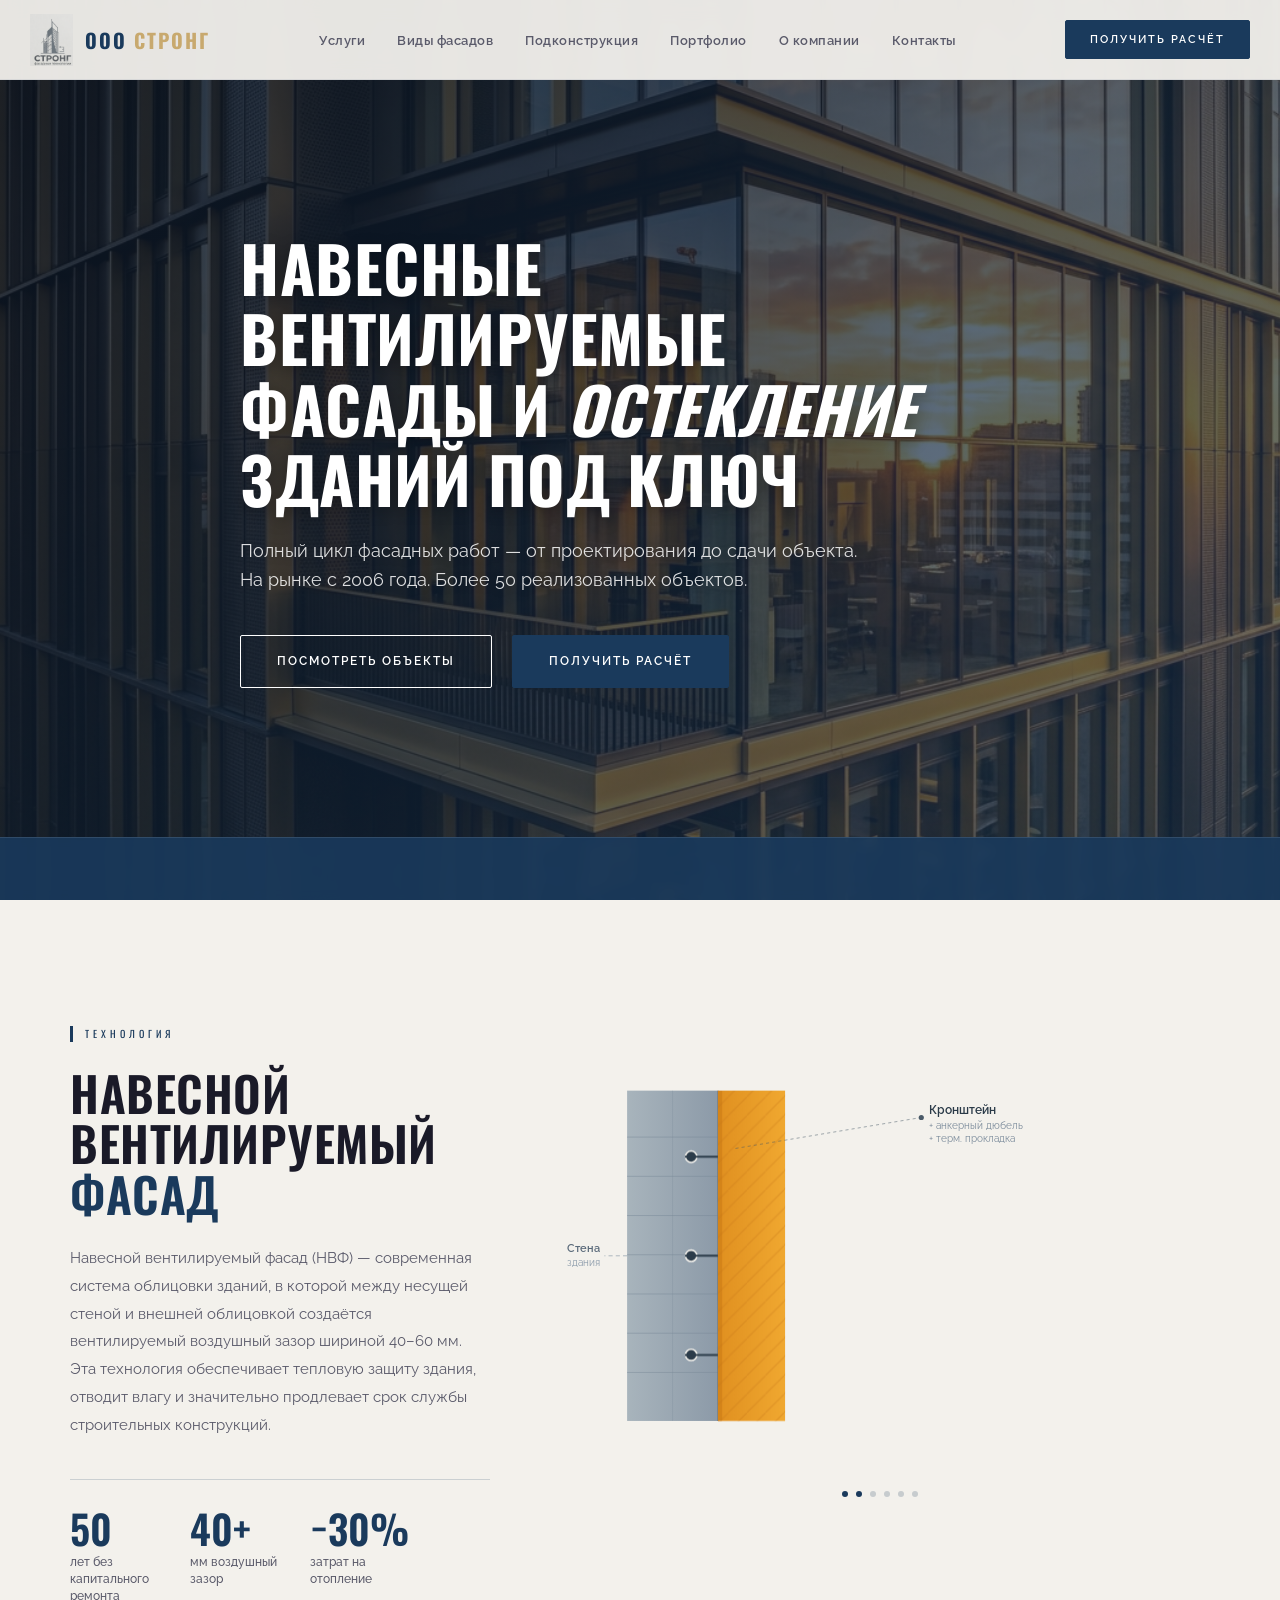
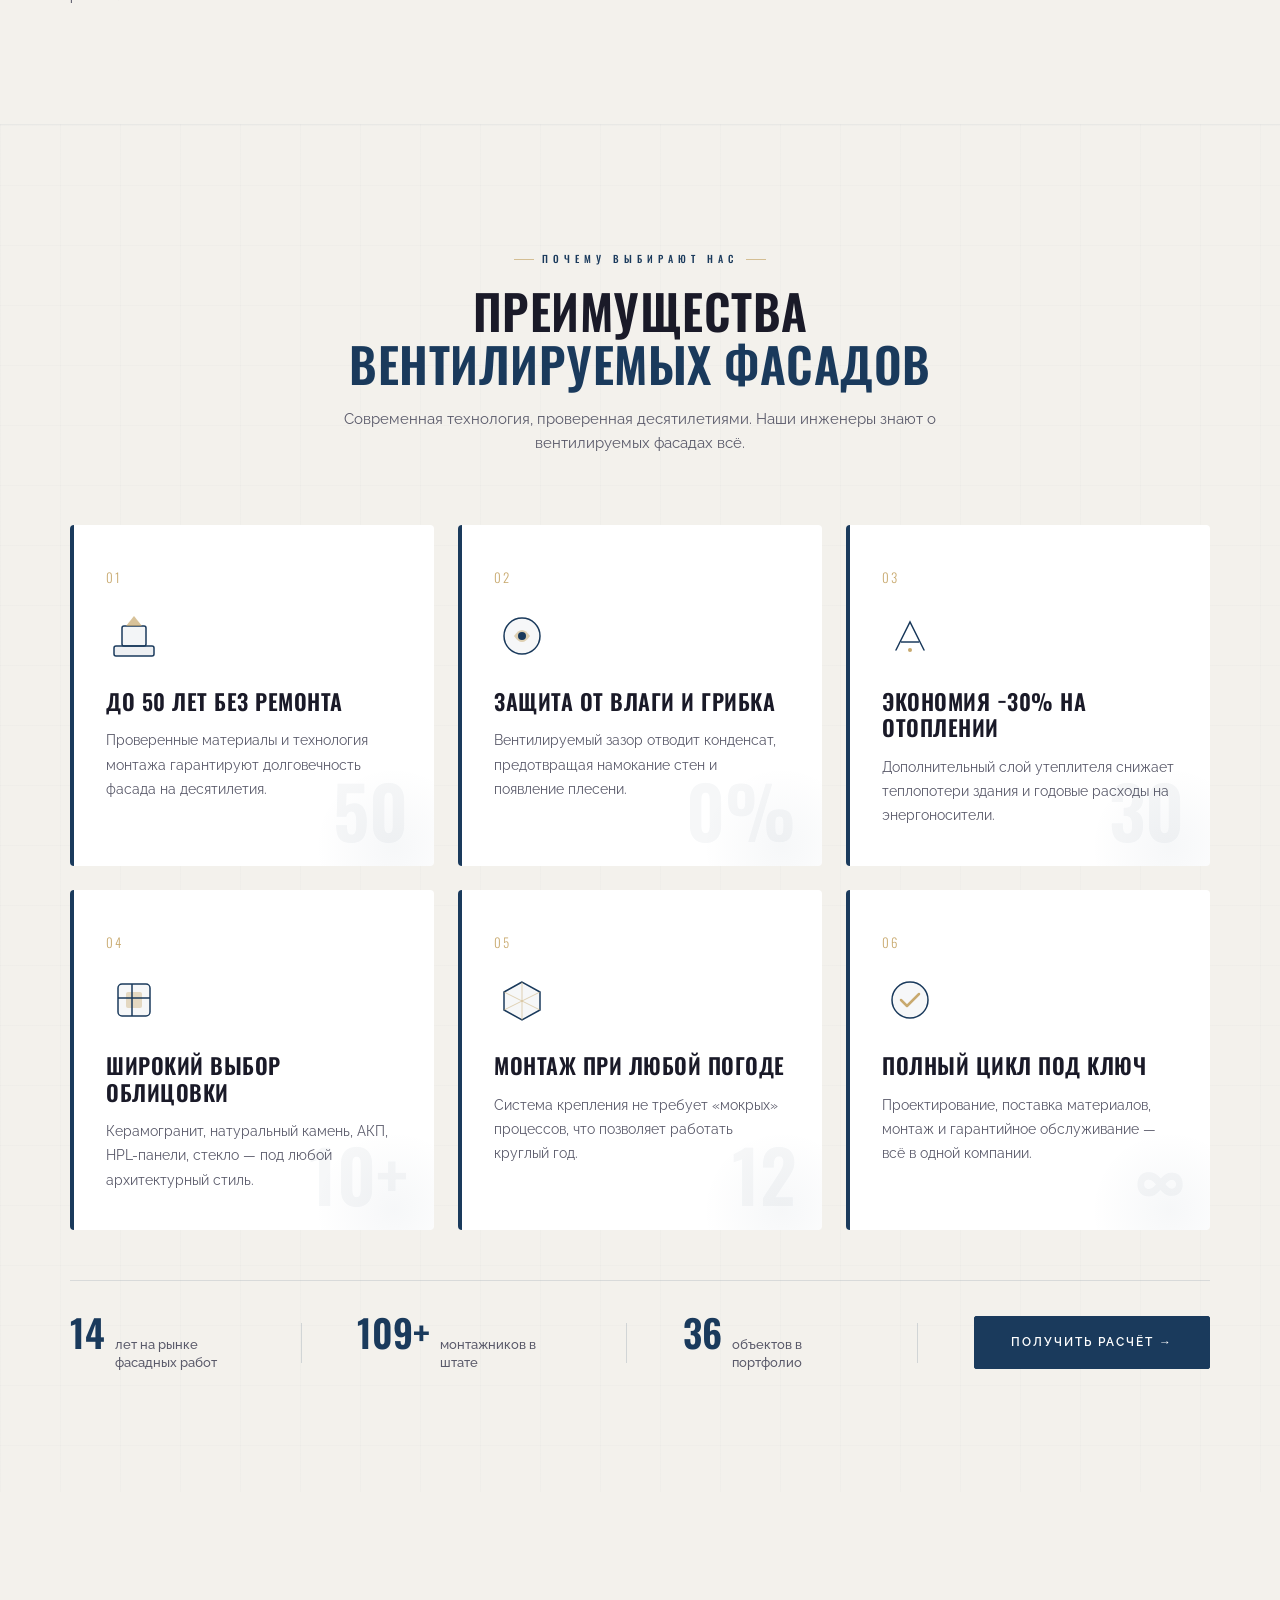
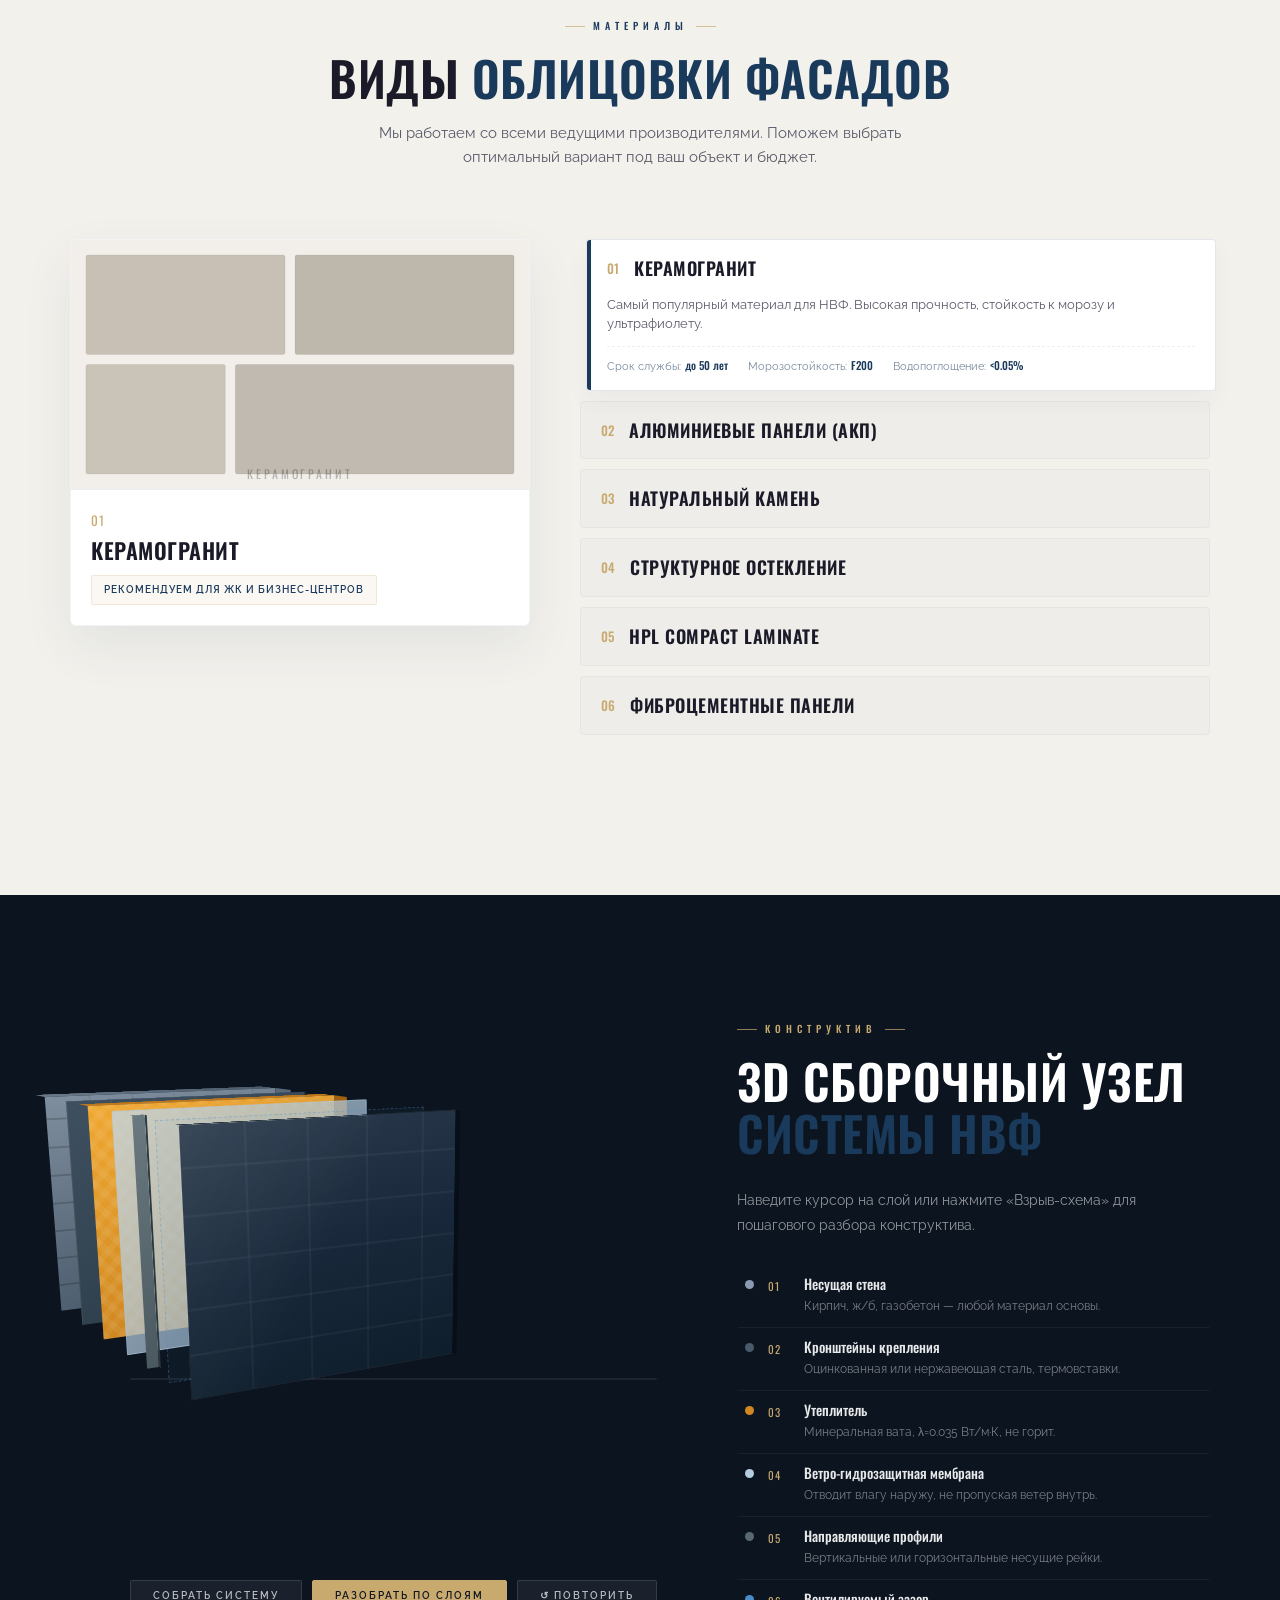
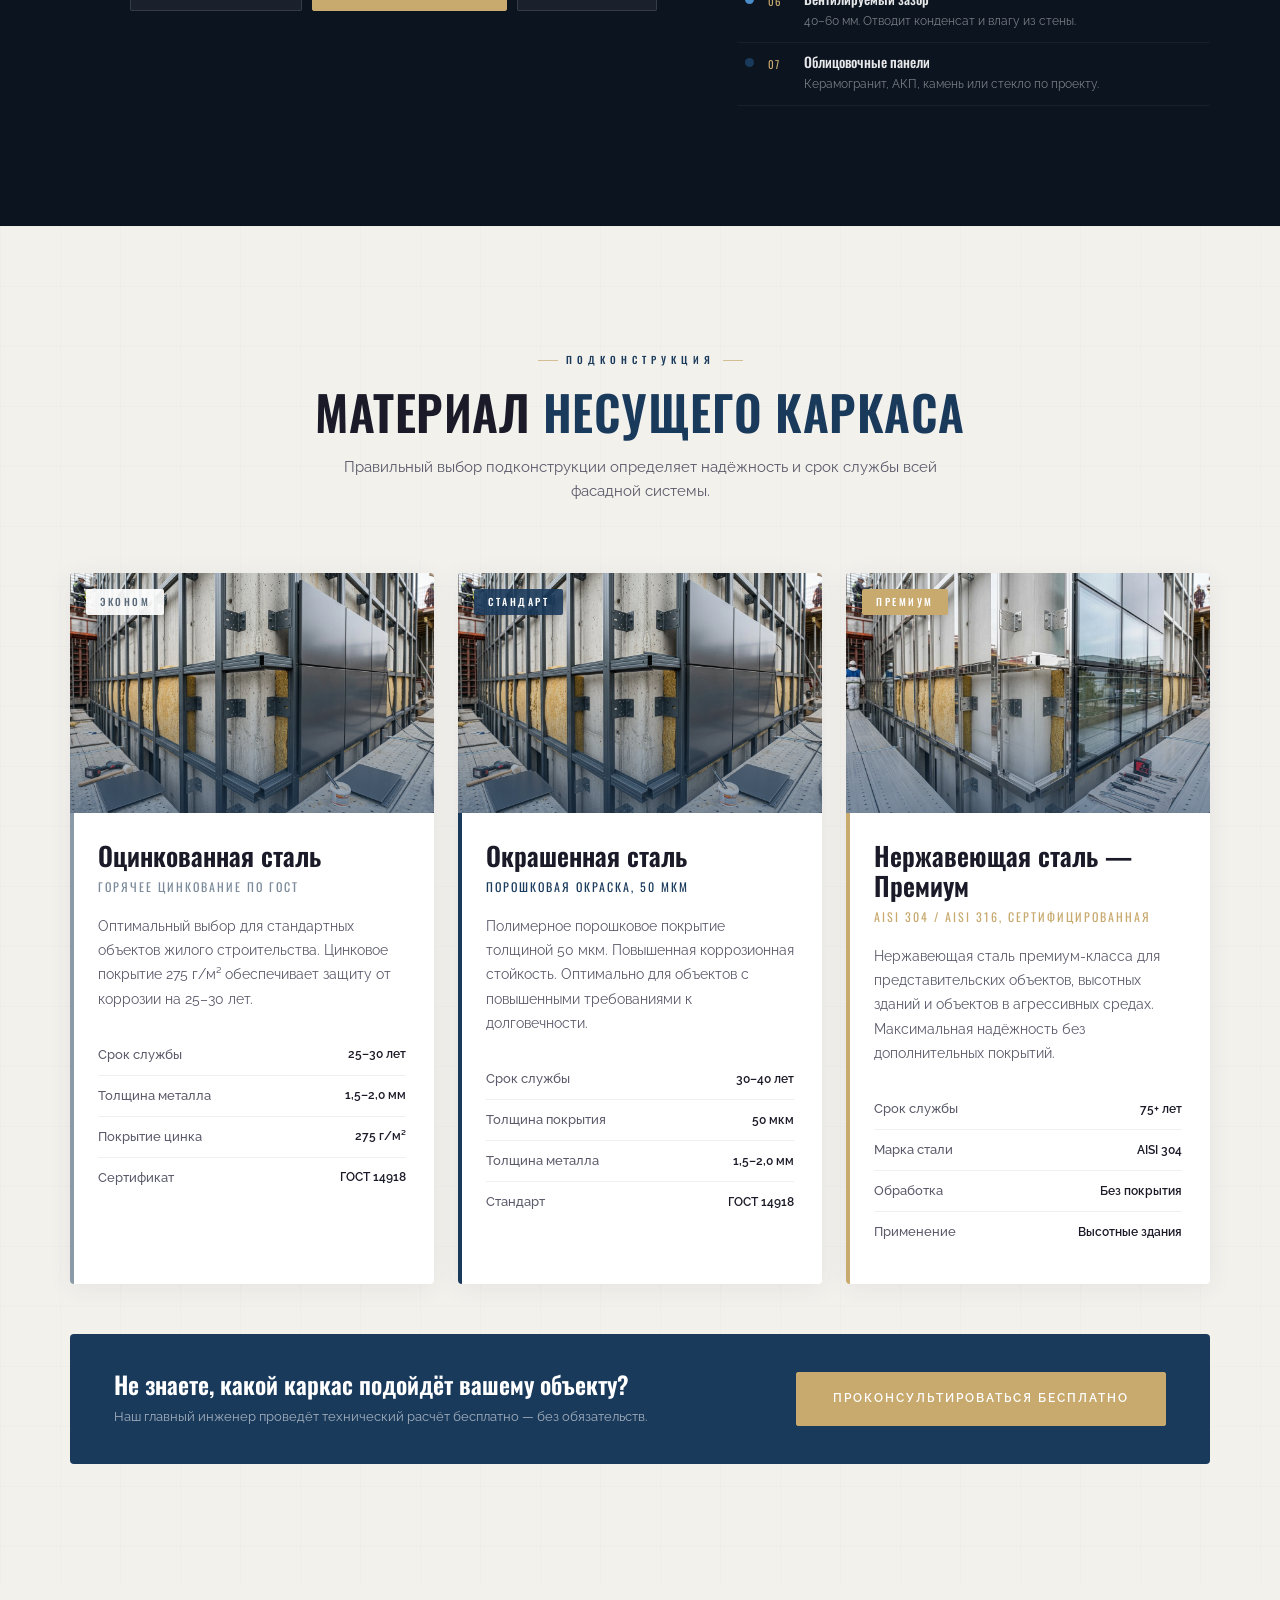
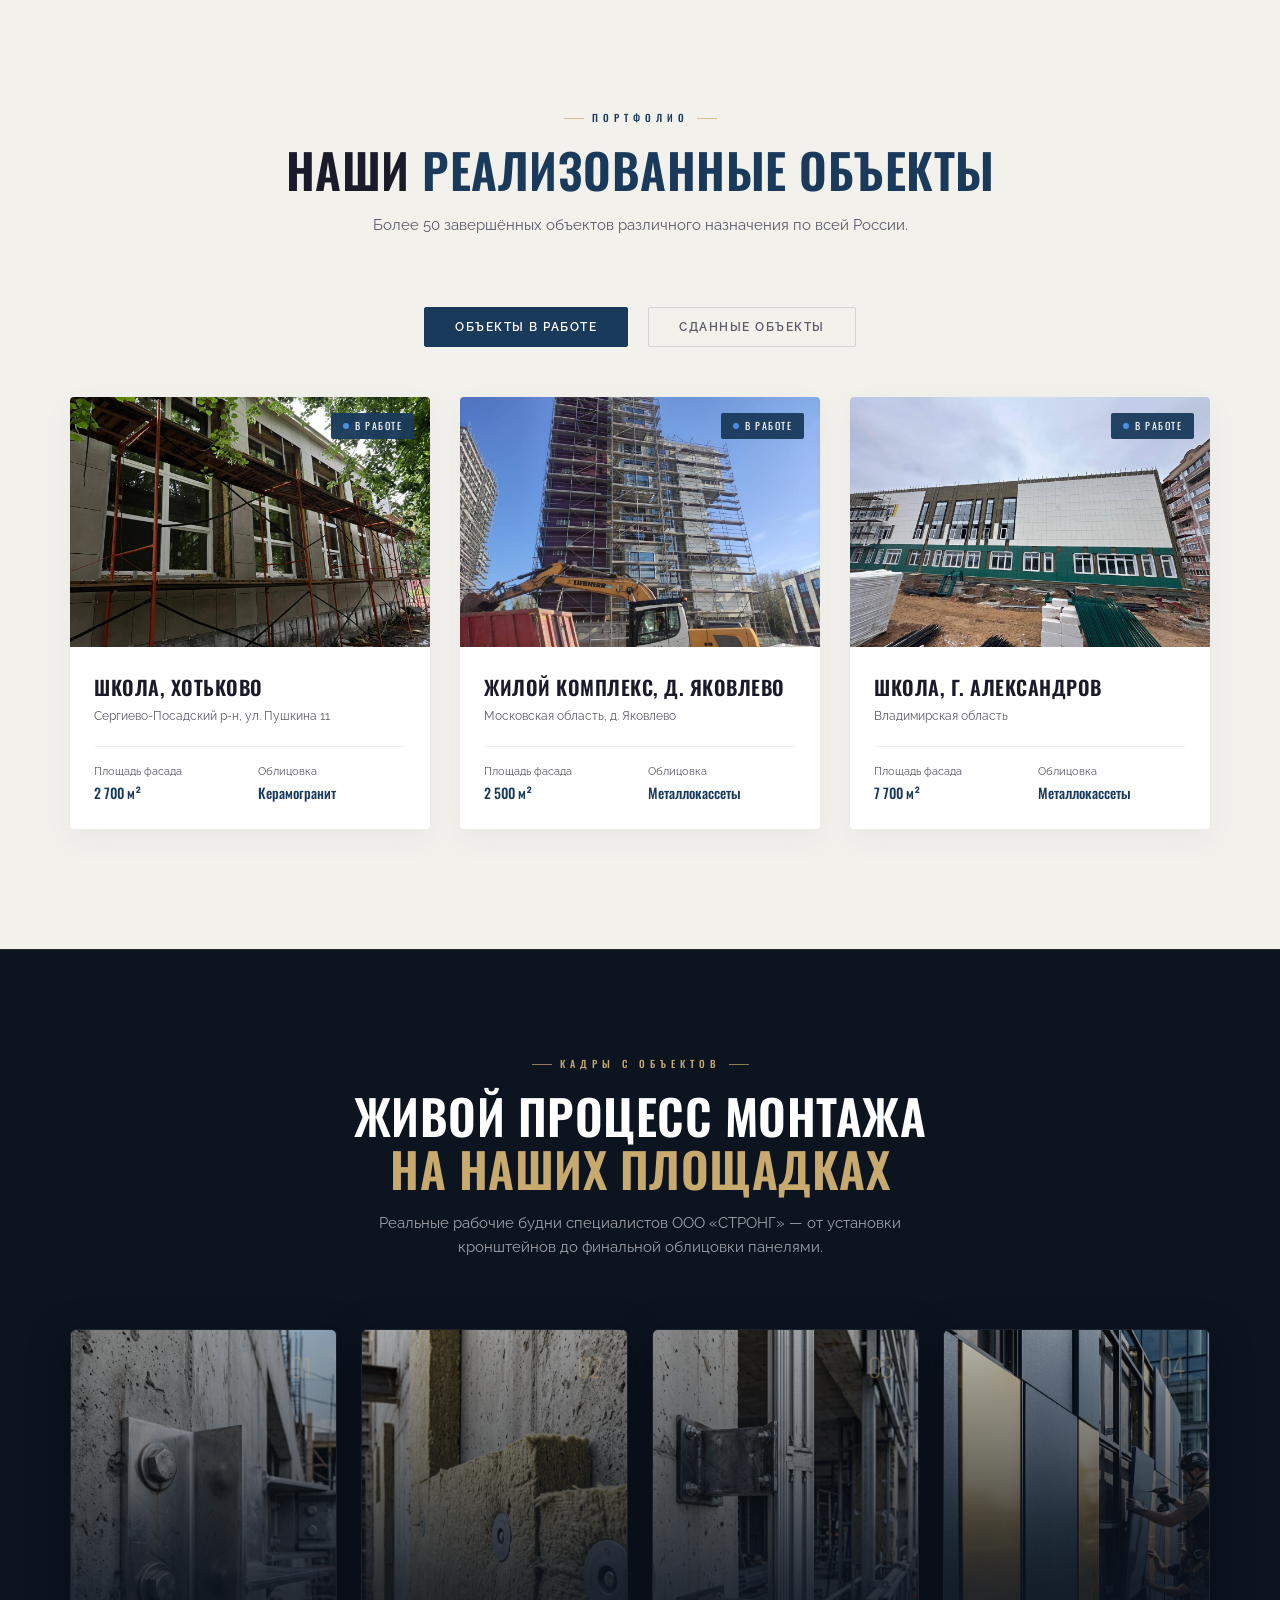
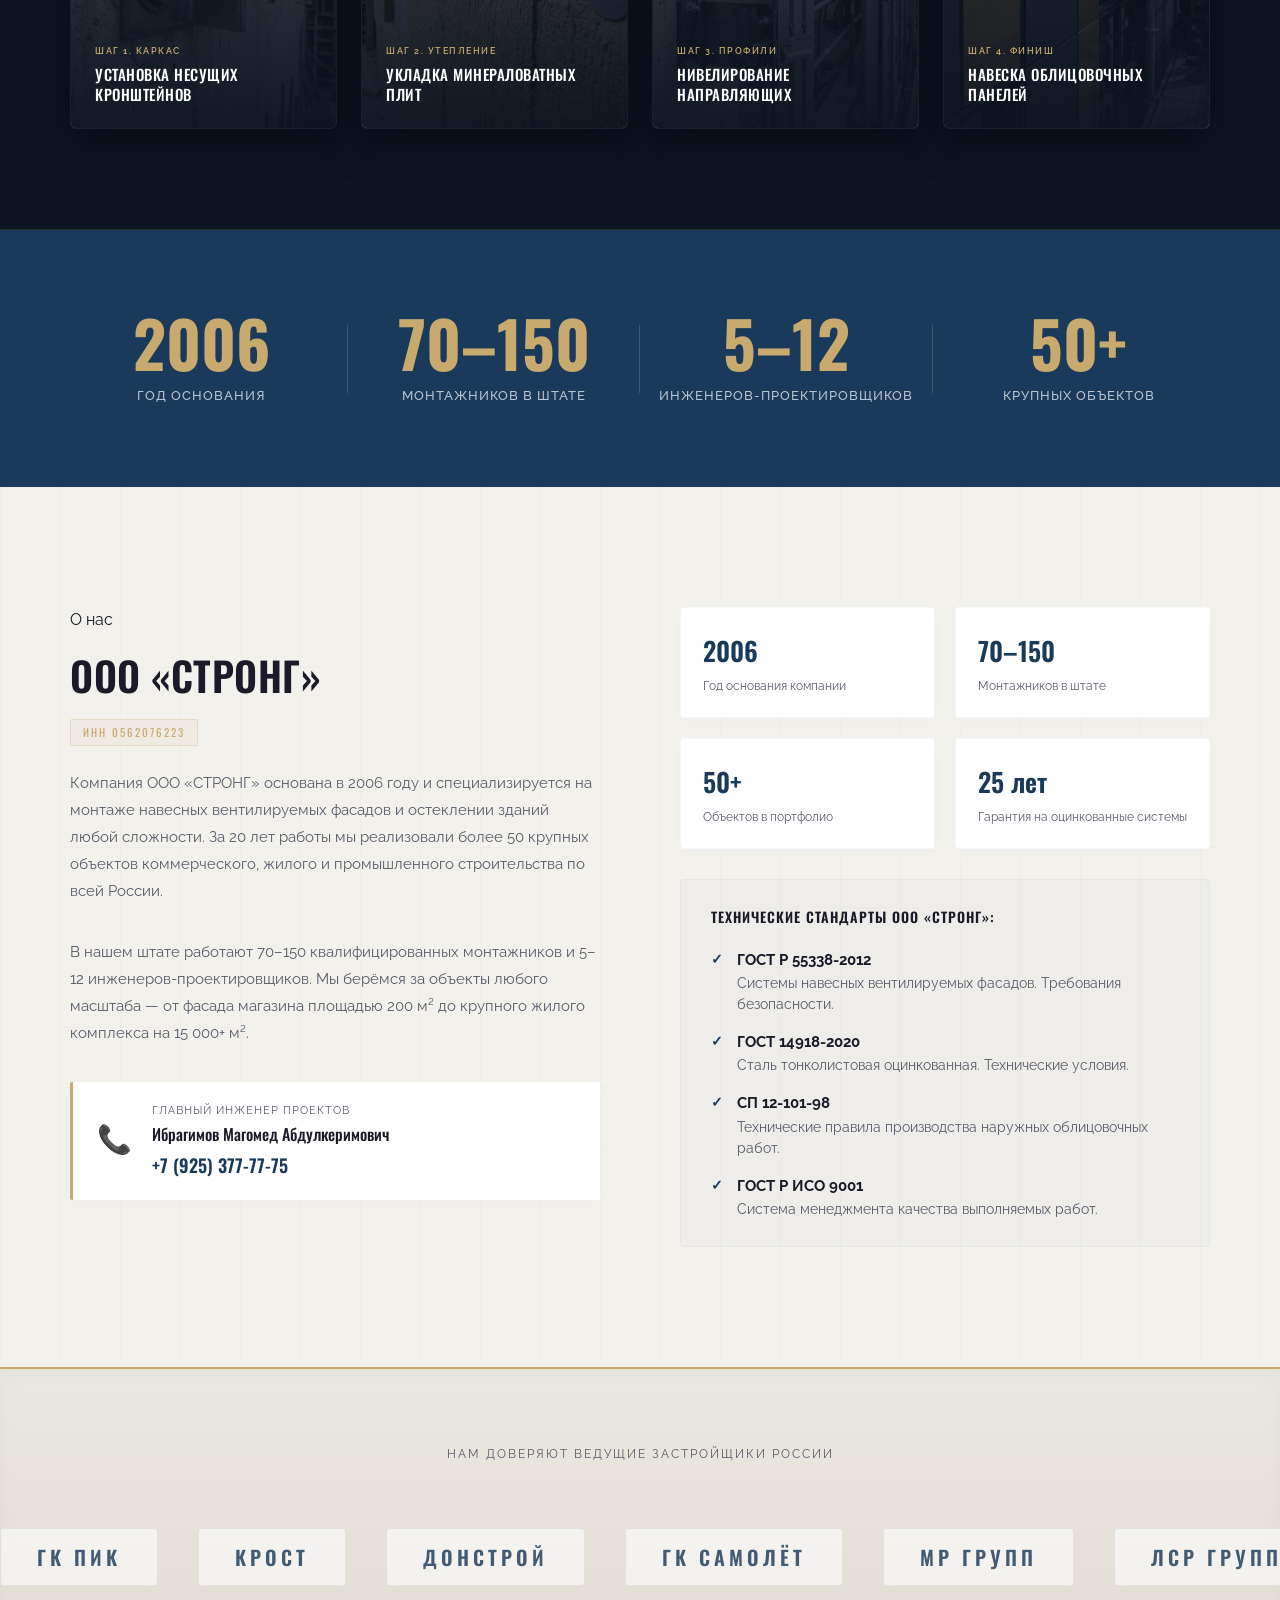
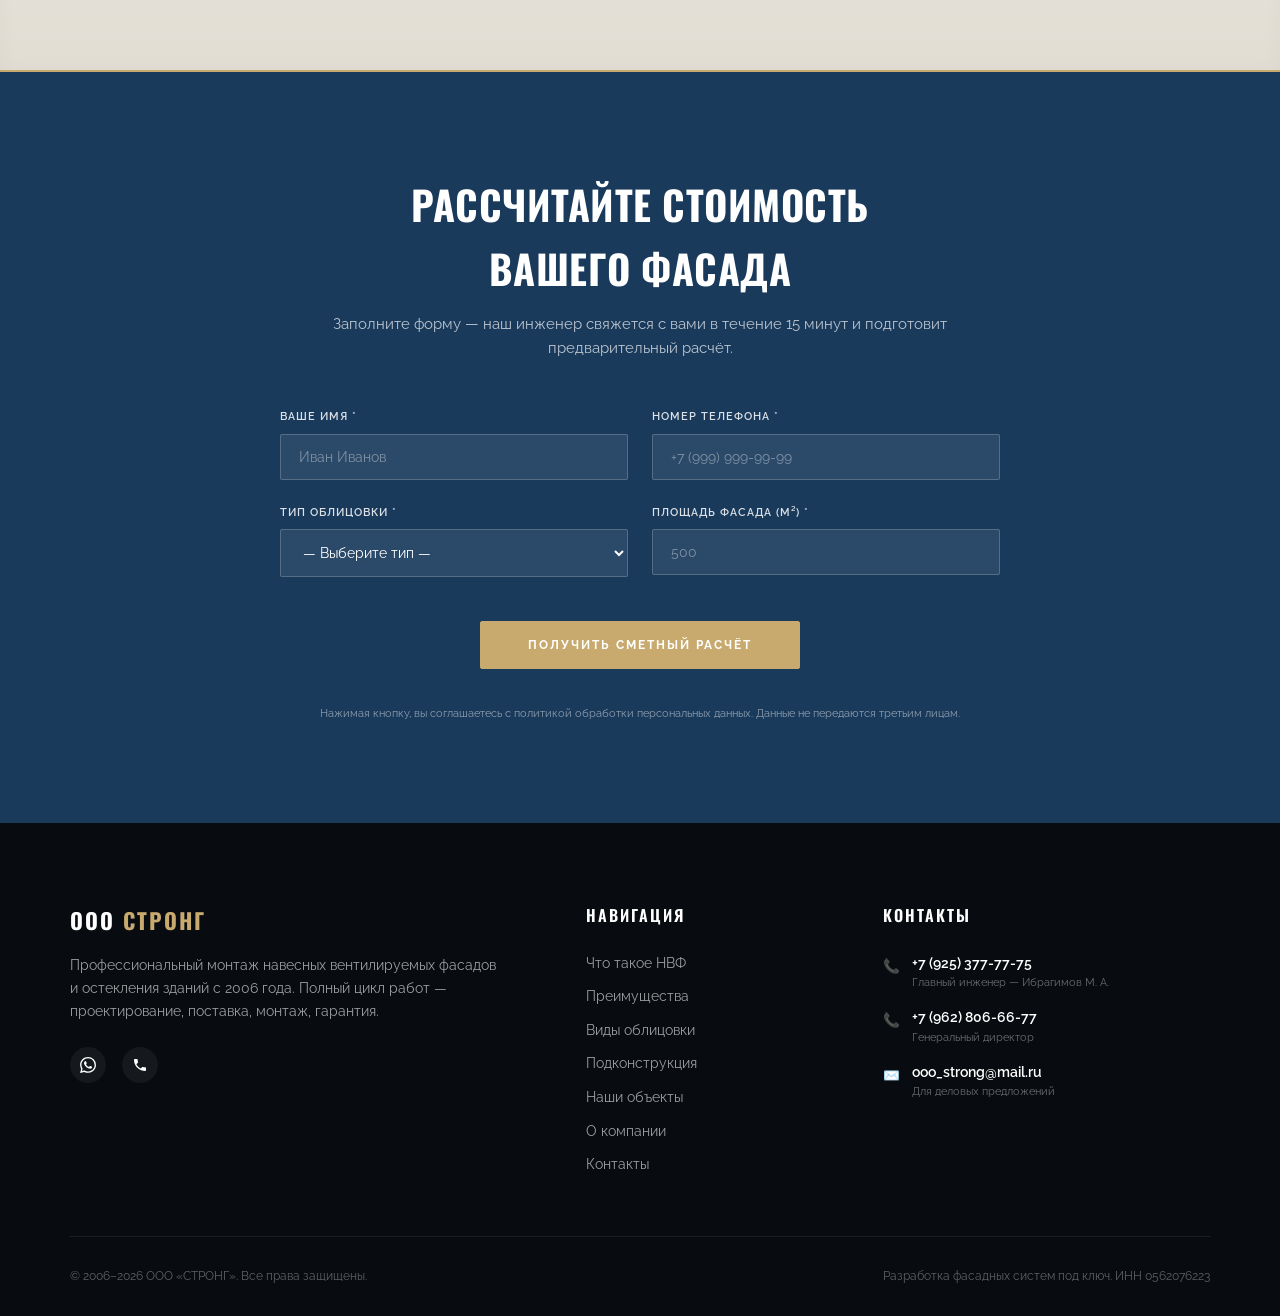
<file: index.html>
<!DOCTYPE html>
<html lang="ru">
<head>
  <meta charset="UTF-8">
  <meta name="viewport" content="width=device-width, initial-scale=1.0">
  <title>ООО СТРОНГ — Навесные вентилируемые фасады и остекление зданий</title>
  <meta name="description" content="ООО СТРОНГ — полный цикл фасадных работ: проектирование, монтаж навесных вентилируемых фасадов и остекления зданий. На рынке с 2006 года. ИНН 0562076223.">
  <link rel="preconnect" href="https://fonts.googleapis.com">
  <link rel="preconnect" href="https://fonts.gstatic.com" crossorigin>
  <link href="https://fonts.googleapis.com/css2?family=Oswald:wght@300;400;500;600;700&family=Raleway:wght@300;400;500;600;700&display=swap" rel="stylesheet">
  <link rel="stylesheet" href="style.css?v=11.0">
</head>
<body>
  <div id="scroll-progress" style="position: fixed; top: 0; left: 0; height: 3px; background: var(--gold); width: 0%; z-index: 1001; transition: width 0.1s ease;"></div>

  <!-- NAVBAR -->
  <nav class="navbar" id="home">
    <div class="nav-container">
      <a href="#home" class="logo-link">
        <img src="логотип.png" alt="Логотип СТРОНГ" class="logo-img" onerror="this.style.display='none'">
        <span class="logo-text">ООО <span>СТРОНГ</span></span>
      </a>

      <ul class="nav-menu">
        <li class="nav-item"><a href="#services">Услуги</a></li>
        <li class="nav-item"><a href="#cladding">Виды фасадов</a></li>
        <li class="nav-item"><a href="#substructure">Подконструкция</a></li>
        <li class="nav-item"><a href="#portfolio">Портфолио</a></li>
        <li class="nav-item"><a href="#about">О компании</a></li>
        <li class="nav-item"><a href="#contacts">Контакты</a></li>
      </ul>
      <a href="#contacts" class="btn-primary nav-btn">Получить расчёт</a>
      <div class="mobile-toggle"><span></span><span></span><span></span></div>
    </div>
  </nav>

  <!-- HERO -->
  <header class="hero">
    <div class="hero-bg-container">
      <img src="hero_bg.jpg" alt="Вентилируемый фасад" class="hero-bg"
           onerror="this.parentElement.style.background='linear-gradient(135deg,#0C1420 0%,#1A3A5C 100%)'">
    </div>
    <div class="hero-overlay"></div>
    <div class="container">
      <div class="hero-content">
        <h1>Навесные вентилируемые<br>фасады и <em>остекление</em><br>зданий под ключ</h1>
        <p class="sub">Полный цикл фасадных работ — от проектирования до сдачи объекта.<br>На рынке с 2006 года. Более 50 реализованных объектов.</p>
        <div class="hero-actions">
          <a href="#portfolio" class="btn-secondary">Посмотреть объекты</a>
          <a href="#contacts" class="btn-primary">Получить расчёт</a>
        </div>
      </div>
    </div>
    <div class="hero-marquee-wrap">
      <div class="marquee-content">
        <span>20 лет на рынке фасадов</span><em>·</em>
        <span>70–150 монтажников в штате</span><em>·</em>
        <span>50+ крупных объектов</span><em>·</em>
        <span>Гарантия до 50 лет</span><em>·</em>
        <span>Полный цикл под ключ</span><em>·</em>
        <span>Керамогранит · АКП · Стекло</span><em>·</em>
      </div>
    </div>
  </header>

  <!-- SECTION 2: ЧТО ТАКОЕ ВЕНТФАСАД -->
  <section class="section facade-section" id="services">
    <div class="container">
      <div class="facade-grid">
        <div class="facade-text reveal">
          <div class="tag">Технология</div>
          <h2>Навесной<br>вентилируемый<br><em>фасад</em></h2>
          <p class="body">Навесной вентилируемый фасад (НВФ) — современная система облицовки зданий, в которой между несущей стеной и внешней облицовкой создаётся вентилируемый воздушный зазор шириной 40–60 мм. Эта технология обеспечивает тепловую защиту здания, отводит влагу и значительно продлевает срок службы строительных конструкций.</p>
          <div class="facade-stats">
            <div><span class="facade-stat-n">50</span><span class="facade-stat-l">лет без капитального ремонта</span></div>
            <div><span class="facade-stat-n">40+</span><span class="facade-stat-l">мм воздушный зазор</span></div>
            <div><span class="facade-stat-n">−30%</span><span class="facade-stat-l">затрат на отопление</span></div>
          </div>
        </div>

        <div class="diagram-col">
          <svg id="d" viewBox="-55 10 620 385" xmlns="http://www.w3.org/2000/svg">
            <defs>
              <linearGradient id="wg" x1="0" y1="0" x2="1" y2="0">
                <stop offset="0%" stop-color="#A8B4BC"/><stop offset="100%" stop-color="#8C9AA8"/>
              </linearGradient>
              <linearGradient id="mg" x1="0" y1="0" x2="1" y2="0">
                <stop offset="0%" stop-color="#B0BCC8"/><stop offset="55%" stop-color="#D8E4EC"/><stop offset="100%" stop-color="#B0BCC8"/>
              </linearGradient>
              <linearGradient id="cg" x1="0" y1="0" x2="1" y2="0">
                <stop offset="0%" stop-color="#1E2E3C"/><stop offset="40%" stop-color="#2A3C4E"/><stop offset="100%" stop-color="#1C2C3A"/>
              </linearGradient>
              <linearGradient id="ig" x1="0" y1="0" x2="1" y2="0">
                <stop offset="0%" stop-color="#E09020"/><stop offset="100%" stop-color="#F0A830"/>
              </linearGradient>
              <pattern id="ip" x="0" y="0" width="18" height="18" patternUnits="userSpaceOnUse">
                <line x1="0" y1="18" x2="18" y2="0" stroke="#C87818" stroke-width="1.2" opacity="0.35"/>
              </pattern>
            </defs>

            <!-- WALL (always visible) -->
            <rect x="10" y="30" width="88" height="320" fill="url(#wg)"/>
            <line x1="10" y1="75"  x2="98" y2="75"  stroke="#7A8A98" stroke-width="0.8" opacity="0.6"/>
            <line x1="10" y1="113" x2="98" y2="113" stroke="#7A8A98" stroke-width="0.8" opacity="0.6"/>
            <line x1="10" y1="151" x2="98" y2="151" stroke="#7A8A98" stroke-width="0.8" opacity="0.6"/>
            <line x1="10" y1="189" x2="98" y2="189" stroke="#7A8A98" stroke-width="0.8" opacity="0.6"/>
            <line x1="10" y1="227" x2="98" y2="227" stroke="#7A8A98" stroke-width="0.8" opacity="0.6"/>
            <line x1="10" y1="265" x2="98" y2="265" stroke="#7A8A98" stroke-width="0.8" opacity="0.6"/>
            <line x1="10" y1="303" x2="98" y2="303" stroke="#7A8A98" stroke-width="0.8" opacity="0.6"/>
            <line x1="54" y1="30"  x2="54" y2="350" stroke="#7A8A98" stroke-width="0.8" opacity="0.3"/>
            <line x1="98" y1="30"  x2="98" y2="350" stroke="#6A7A88" stroke-width="1.2"/>
            <!-- Wall label -->
            <line x1="10" y1="190" x2="-12" y2="190" stroke="#9EAAB4" stroke-width="0.8" stroke-dasharray="4,3"/>
            <text x="-16" y="186" text-anchor="end" font-family="Raleway,sans-serif" font-size="11" fill="#5A6A7A" font-weight="600">Стена</text>
            <text x="-16" y="200" text-anchor="end" font-family="Raleway,sans-serif" font-size="10" fill="#8A9AAA">здания</text>

            <!-- ANCHORS -->
            <g id="g-anchor" class="lg">
              <circle cx="72" cy="94"  r="5.5" fill="#2C3C4A" stroke="#F3F1EC" stroke-width="1.5"/>
              <circle cx="72" cy="190" r="5.5" fill="#2C3C4A" stroke="#F3F1EC" stroke-width="1.5"/>
              <circle cx="72" cy="286" r="5.5" fill="#2C3C4A" stroke="#F3F1EC" stroke-width="1.5"/>
              <line x1="98" y1="94"  x2="66" y2="94"  stroke="#2C3C4A" stroke-width="2"/>
              <line x1="98" y1="190" x2="66" y2="190" stroke="#2C3C4A" stroke-width="2"/>
              <line x1="98" y1="286" x2="66" y2="286" stroke="#2C3C4A" stroke-width="2"/>
            </g>

            <!-- BRACKETS -->
            <g id="g-bracket" class="lg">
              <rect x="98" y="86"  width="5" height="10" fill="#F0A030"/>
              <rect x="98" y="182" width="5" height="10" fill="#F0A030"/>
              <rect x="98" y="278" width="5" height="10" fill="#F0A030"/>
              <rect x="98" y="86"  width="32" height="10" fill="#4A5A6A"/>
              <rect x="98" y="86"  width="10" height="52" fill="#4A5A6A"/>
              <rect x="98" y="182" width="32" height="10" fill="#4A5A6A"/>
              <rect x="98" y="182" width="10" height="52" fill="#4A5A6A"/>
              <rect x="98" y="278" width="32" height="10" fill="#4A5A6A"/>
              <rect x="98" y="278" width="10" height="52" fill="#4A5A6A"/>
              <rect x="98" y="86"  width="32" height="2" fill="white" opacity="0.12"/>
              <rect x="98" y="182" width="32" height="2" fill="white" opacity="0.12"/>
              <rect x="98" y="278" width="32" height="2" fill="white" opacity="0.12"/>
            </g>

            <!-- INSULATION -->
            <g id="g-insul" class="lg">
              <rect x="98" y="30" width="65" height="320" fill="url(#ig)"/>
              <rect x="98" y="30" width="65" height="320" fill="url(#ip)"/>
              <rect x="98" y="30" width="4"  height="320" fill="#C07010" opacity="0.4"/>
            </g>

            <!-- MEMBRANE -->
            <g id="g-mem" class="lg">
              <rect x="163" y="30" width="10" height="320" fill="url(#mg)"/>
              <rect x="165" y="30" width="4"  height="320" fill="white" opacity="0.25"/>
            </g>

            <!-- RAIL -->
            <g id="g-rail" class="lg">
              <rect x="173" y="30" width="9" height="320" fill="#6A7880"/>
              <rect x="175" y="30" width="5" height="320" fill="#7A8890" opacity="0.55"/>
              <rect x="170" y="84"  width="14" height="14" fill="#58686E"/>
              <rect x="170" y="180" width="14" height="14" fill="#58686E"/>
              <rect x="170" y="276" width="14" height="14" fill="#58686E"/>
              <circle cx="177" cy="91"  r="2.5" fill="#3A4A58"/>
              <circle cx="177" cy="187" r="2.5" fill="#3A4A58"/>
              <circle cx="177" cy="283" r="2.5" fill="#3A4A58"/>
            </g>

            <!-- AIR GAP -->
            <g id="g-gap" class="lg">
              <line x1="185" y1="30"  x2="185" y2="350" stroke="#A8B8C8" stroke-width="0.8" stroke-dasharray="5,4"/>
              <line x1="223" y1="30"  x2="223" y2="350" stroke="#A8B8C8" stroke-width="0.8" stroke-dasharray="5,4"/>
              <line x1="188" y1="190" x2="220" y2="190" stroke="#1A3A5C" stroke-width="1.5"/>
              <polygon points="188,187 188,193 182,190" fill="#1A3A5C"/>
              <polygon points="220,187 220,193 226,190" fill="#1A3A5C"/>
              <text x="204" y="184" text-anchor="middle" font-family="Oswald,sans-serif" font-size="12" fill="#1A3A5C" font-weight="600">40мм</text>
              <path d="M204 240 L204 265" stroke="#A8B8C8" stroke-width="1.5" stroke-linecap="round"/>
              <path d="M200 262 L204 269 L208 262" stroke="#A8B8C8" stroke-width="1.5" fill="none" stroke-linecap="round" stroke-linejoin="round"/>
              <path d="M204 148 L204 123" stroke="#A8B8C8" stroke-width="1.5" stroke-linecap="round"/>
              <path d="M200 126 L204 119 L208 126" stroke="#A8B8C8" stroke-width="1.5" fill="none" stroke-linecap="round" stroke-linejoin="round"/>
            </g>

            <!-- CLADDING -->
            <g id="g-clad" class="lg">
              <rect x="225" y="30"  width="54" height="100" fill="url(#cg)"/>
              <rect x="225" y="131" width="54" height="3"   fill="#F3F1EC" opacity="0.65"/>
              <rect x="225" y="134" width="54" height="100" fill="url(#cg)"/>
              <rect x="225" y="235" width="54" height="3"   fill="#F3F1EC" opacity="0.65"/>
              <rect x="225" y="238" width="54" height="112" fill="url(#cg)"/>
              <rect x="225" y="30"  width="14" height="320" fill="white" opacity="0.04"/>
              <line x1="278" y1="30" x2="278" y2="350" stroke="#3A4A58" stroke-width="1.2"/>
              <rect x="222" y="129" width="7" height="8" fill="#5A6878" rx="1"/>
              <rect x="222" y="233" width="7" height="8" fill="#5A6878" rx="1"/>
            </g>

            <!-- LABELS -->
            <g id="lbl-br" class="lg">
              <line x1="115" y1="86" x2="295" y2="56" stroke="#4A5A68" stroke-width="0.8" stroke-dasharray="3,3" opacity="0.6"/>
              <circle cx="295" cy="56" r="2.5" fill="#4A5A68"/>
              <text x="302" y="53" font-family="Raleway,sans-serif" font-size="11.5" fill="#2A3A48" font-weight="600">Кронштейн</text>
              <text x="302" y="67" font-family="Raleway,sans-serif" font-size="10" fill="#7A8A9A">+ анкерный дюбель</text>
              <text x="302" y="80" font-family="Raleway,sans-serif" font-size="10" fill="#7A8A9A">+ терм. прокладка</text>
            </g>
            <g id="lbl-in" class="lg">
              <line x1="163" y1="115" x2="295" y2="120" stroke="#F0A030" stroke-width="0.8" stroke-dasharray="3,3" opacity="0.8"/>
              <circle cx="295" cy="120" r="2.5" fill="#F0A030"/>
              <text x="302" y="117" font-family="Raleway,sans-serif" font-size="11.5" fill="#2A3A48" font-weight="600">Утеплитель</text>
              <text x="302" y="131" font-family="Raleway,sans-serif" font-size="10" fill="#7A8A9A">минеральная вата</text>
            </g>
            <g id="lbl-me" class="lg">
              <line x1="173" y1="168" x2="295" y2="175" stroke="#B0BCC8" stroke-width="0.8" stroke-dasharray="3,3" opacity="0.8"/>
              <circle cx="295" cy="175" r="2.5" fill="#B0BCC8"/>
              <text x="302" y="172" font-family="Raleway,sans-serif" font-size="11.5" fill="#2A3A48" font-weight="600">Мембрана</text>
              <text x="302" y="186" font-family="Raleway,sans-serif" font-size="10" fill="#7A8A9A">ветро-гидрозащитная</text>
            </g>
            <g id="lbl-ra" class="lg">
              <line x1="182" y1="222" x2="295" y2="232" stroke="#6A7880" stroke-width="0.8" stroke-dasharray="3,3" opacity="0.8"/>
              <circle cx="295" cy="232" r="2.5" fill="#6A7880"/>
              <text x="302" y="229" font-family="Raleway,sans-serif" font-size="11.5" fill="#2A3A48" font-weight="600">Направляющая</text>
              <text x="302" y="243" font-family="Raleway,sans-serif" font-size="10" fill="#7A8A9A">вертикальный профиль</text>
            </g>
            <g id="lbl-ga" class="lg">
              <line x1="204" y1="280" x2="295" y2="287" stroke="#A8B8C8" stroke-width="0.8" stroke-dasharray="3,3" opacity="0.8"/>
              <circle cx="295" cy="287" r="2.5" fill="#A8B8C8"/>
              <text x="302" y="284" font-family="Raleway,sans-serif" font-size="11.5" fill="#2A3A48" font-weight="600">Воздушный зазор</text>
              <text x="302" y="298" font-family="Raleway,sans-serif" font-size="10" fill="#7A8A9A">минимум 40 мм</text>
            </g>
            <g id="lbl-cl" class="lg">
              <line x1="252" y1="333" x2="295" y2="338" stroke="#2A3A48" stroke-width="0.8" stroke-dasharray="3,3" opacity="0.8"/>
              <circle cx="295" cy="338" r="2.5" fill="#2A3A48"/>
              <text x="302" y="335" font-family="Raleway,sans-serif" font-size="11.5" fill="#2A3A48" font-weight="600">Облицовочная панель</text>
              <text x="302" y="349" font-family="Raleway,sans-serif" font-size="10" fill="#7A8A9A">керамогранит / АКП / камень</text>
            </g>
            <g id="lbl-dim" class="lg">
              <line x1="10" y1="360" x2="278" y2="360" stroke="#1A3A5C" stroke-width="0.8" opacity="0.3"/>
              <polygon points="10,357 10,363 5,360"    fill="#1A3A5C" opacity="0.3"/>
              <polygon points="278,357 278,363 283,360" fill="#1A3A5C" opacity="0.3"/>
              <text x="144" y="374" text-anchor="middle" font-family="Oswald,sans-serif" font-size="10" fill="#1A3A5C" opacity="0.4" letter-spacing="1px">ОБЩАЯ ТОЛЩИНА СИСТЕМЫ</text>
            </g>
          </svg>

          <div class="steps-dots">
            <div class="dot" id="d0"></div>
            <div class="dot" id="d1"></div>
            <div class="dot" id="d2"></div>
            <div class="dot" id="d3"></div>
            <div class="dot" id="d4"></div>
            <div class="dot" id="d5"></div>
          </div>
          <div class="replay-area">
            <button class="replay-btn" id="facade-btn">↺ Повторить анимацию</button>
          </div>
        </div>
      </div>
    </div>
  </section>

  <!-- SECTION 3: ПРЕИМУЩЕСТВА -->
  <section class="section advantages-section" id="advantages">
    <div class="container">
      <div class="section-head reveal">
        <div class="tag">Почему выбирают нас</div>
        <h2>Преимущества<br><span>вентилируемых фасадов</span></h2>
        <p class="sub">Современная технология, проверенная десятилетиями. Наши инженеры знают о вентилируемых фасадах всё.</p>
      </div>

      <div class="adv-grid">
        <div class="adv-card reveal">
          <span class="num">01</span>
          <div class="icon-wrap">
            <svg viewBox="0 0 56 56" fill="none"><rect x="8" y="38" width="40" height="10" rx="2" fill="rgba(26,58,92,0.08)" stroke="#1A3A5C" stroke-width="1.5"/><rect x="16" y="18" width="24" height="20" rx="2" fill="rgba(26,58,92,0.05)" stroke="#1A3A5C" stroke-width="1.5"/><path d="M28 8L20 18H36L28 8Z" fill="#C8A96E" opacity="0.7"/></svg>
          </div>
          <h3 class="adv-card-title">До 50 лет без ремонта</h3>
          <p class="adv-card-text">Проверенные материалы и технология монтажа гарантируют долговечность фасада на десятилетия.</p>
          <div class="big-num">50</div>
        </div>

        <div class="adv-card reveal" style="transition-delay:0.1s">
          <span class="num">02</span>
          <div class="icon-wrap">
            <svg viewBox="0 0 56 56" fill="none"><circle cx="28" cy="28" r="18" stroke="#1A3A5C" stroke-width="1.5" fill="rgba(26,58,92,0.04)"/><path d="M20 28 Q28 16 36 28 Q28 40 20 28Z" fill="#C8A96E" opacity="0.5"/><circle cx="28" cy="28" r="4" fill="#1A3A5C"/></svg>
          </div>
          <h3 class="adv-card-title">Защита от влаги и грибка</h3>
          <p class="adv-card-text">Вентилируемый зазор отводит конденсат, предотвращая намокание стен и появление плесени.</p>
          <div class="big-num">0%</div>
        </div>

        <div class="adv-card reveal" style="transition-delay:0.2s">
          <span class="num">03</span>
          <div class="icon-wrap">
            <svg viewBox="0 0 56 56" fill="none"><path d="M14 42L28 14L42 42" stroke="#1A3A5C" stroke-width="1.5" stroke-linecap="round"/><line x1="19" y1="34" x2="37" y2="34" stroke="#1A3A5C" stroke-width="1.5"/><circle cx="28" cy="42" r="2" fill="#C8A96E"/></svg>
          </div>
          <h3 class="adv-card-title">Экономия −30% на отоплении</h3>
          <p class="adv-card-text">Дополнительный слой утеплителя снижает теплопотери здания и годовые расходы на энергоносители.</p>
          <div class="big-num">30</div>
        </div>

        <div class="adv-card reveal" style="transition-delay:0.3s">
          <span class="num">04</span>
          <div class="icon-wrap">
            <svg viewBox="0 0 56 56" fill="none"><rect x="12" y="12" width="32" height="32" rx="4" stroke="#1A3A5C" stroke-width="1.5" fill="rgba(26,58,92,0.04)"/><rect x="20" y="20" width="16" height="16" rx="2" fill="#C8A96E" opacity="0.4"/><path d="M12 26H44M26 12V44" stroke="#1A3A5C" stroke-width="1.5"/></svg>
          </div>
          <h3 class="adv-card-title">Широкий выбор облицовки</h3>
          <p class="adv-card-text">Керамогранит, натуральный камень, АКП, HPL-панели, стекло — под любой архитектурный стиль.</p>
          <div class="big-num">10+</div>
        </div>

        <div class="adv-card reveal" style="transition-delay:0.4s">
          <span class="num">05</span>
          <div class="icon-wrap">
            <svg viewBox="0 0 56 56" fill="none"><path d="M28 10L10 20V38L28 48L46 38V20L28 10Z" stroke="#1A3A5C" stroke-width="1.5" fill="rgba(26,58,92,0.04)"/><path d="M28 10V48M10 20L46 38M46 20L10 38" stroke="#C8A96E" stroke-width="1" opacity="0.5"/></svg>
          </div>
          <h3 class="adv-card-title">Монтаж при любой погоде</h3>
          <p class="adv-card-text">Система крепления не требует «мокрых» процессов, что позволяет работать круглый год.</p>
          <div class="big-num">12</div>
        </div>

        <div class="adv-card reveal" style="transition-delay:0.5s">
          <span class="num">06</span>
          <div class="icon-wrap">
            <svg viewBox="0 0 56 56" fill="none"><circle cx="28" cy="28" r="18" stroke="#1A3A5C" stroke-width="1.5" fill="rgba(26,58,92,0.04)"/><polyline points="19,28 25,34 37,22" stroke="#C8A96E" stroke-width="2.5" stroke-linecap="round" stroke-linejoin="round"/></svg>
          </div>
          <h3 class="adv-card-title">Полный цикл под ключ</h3>
          <p class="adv-card-text">Проектирование, поставка материалов, монтаж и гарантийное обслуживание — всё в одной компании.</p>
          <div class="big-num">∞</div>
        </div>
      </div>

      <div class="bottom-bar" id="bar">
        <div class="bar-stat">
          <span class="bar-n" data-target="20">0</span>
          <span class="bar-l">лет на рынке фасадных работ</span>
        </div>
        <div class="divider"></div>
        <div class="bar-stat">
          <span class="bar-n" data-target="150">0</span>
          <span class="bar-l">монтажников в штате</span>
        </div>
        <div class="divider"></div>
        <div class="bar-stat">
          <span class="bar-n" data-target="50">0</span>
          <span class="bar-l">объектов в портфолио</span>
        </div>
        <div class="divider"></div>
        <a href="#contacts" class="btn-primary">Получить расчёт →</a>
      </div>
    </div>
  </section>

  <!-- SECTION 4: ВИДЫ ОБЛИЦОВКИ -->
  <section class="section cladding-section" id="cladding">
    <div class="container">
      <div class="section-head reveal">
        <div class="tag">Материалы</div>
        <h2>Виды <span>облицовки фасадов</span></h2>
        <p class="sub">Мы работаем со всеми ведущими производителями. Поможем выбрать оптимальный вариант под ваш объект и бюджет.</p>
      </div>

      <div class="cladding-showcase-grid">
        <div class="showcase-visual-col">
          <div class="showcase-card">
            <div class="showcase-svg-wrap">
              <div class="showcase-svg-panel active" data-index="0">
                <svg viewBox="0 0 460 250" xmlns="http://www.w3.org/2000/svg" style="width:100%;height:100%">
                  <rect width="460" height="250" fill="#F2EFEA"/>
                  <rect x="15" y="15" width="200" height="100" rx="2" fill="#C8C0B4" stroke="rgba(0,0,0,0.06)" stroke-width="1"/>
                  <rect x="225" y="15" width="220" height="100" rx="2" fill="#BEB8AC" stroke="rgba(0,0,0,0.06)" stroke-width="1"/>
                  <rect x="15" y="125" width="140" height="110" rx="2" fill="#CAC4B8" stroke="rgba(0,0,0,0.06)" stroke-width="1"/>
                  <rect x="165" y="125" width="280" height="110" rx="2" fill="#C0BAB0" stroke="rgba(0,0,0,0.06)" stroke-width="1"/>
                  <text x="230" y="240" font-family="Oswald" font-size="12" fill="rgba(0,0,0,0.25)" text-anchor="middle" letter-spacing="3">КЕРАМОГРАНИТ</text>
                </svg>
              </div>
              <div class="showcase-svg-panel" data-index="1">
                <svg viewBox="0 0 460 250" xmlns="http://www.w3.org/2000/svg" style="width:100%;height:100%">
                  <rect width="460" height="250" fill="#E8EDF2"/>
                  <rect x="10" y="10" width="440" height="108" rx="2" fill="#D0D8E0" stroke="rgba(26,58,92,0.08)" stroke-width="1"/>
                  <rect x="10" y="128" width="440" height="108" rx="2" fill="#C8D2DC" stroke="rgba(26,58,92,0.08)" stroke-width="1"/>
                  <text x="230" y="240" font-family="Oswald" font-size="12" fill="rgba(26,58,92,0.3)" text-anchor="middle" letter-spacing="3">АКП ПАНЕЛИ</text>
                </svg>
              </div>
              <div class="showcase-svg-panel" data-index="2">
                <svg viewBox="0 0 460 250" xmlns="http://www.w3.org/2000/svg" style="width:100%;height:100%">
                  <rect width="460" height="250" fill="#EAE6E0"/>
                  <rect x="15" y="15" width="90" height="90" rx="1" fill="#B8AFA4" stroke="rgba(0,0,0,0.08)" stroke-width="1"/>
                  <rect x="115" y="15" width="150" height="90" rx="1" fill="#C4BBB0" stroke="rgba(0,0,0,0.08)" stroke-width="1"/>
                  <rect x="275" y="15" width="170" height="90" rx="1" fill="#BDB4A9" stroke="rgba(0,0,0,0.08)" stroke-width="1"/>
                  <rect x="15" y="115" width="200" height="120" rx="1" fill="#C0B8AC" stroke="rgba(0,0,0,0.08)" stroke-width="1"/>
                  <rect x="225" y="115" width="220" height="120" rx="1" fill="#BAB2A6" stroke="rgba(0,0,0,0.08)" stroke-width="1"/>
                  <text x="230" y="240" font-family="Oswald" font-size="12" fill="rgba(0,0,0,0.25)" text-anchor="middle" letter-spacing="3">НАТУРАЛЬНЫЙ КАМЕНЬ</text>
                </svg>
              </div>
              <div class="showcase-svg-panel" data-index="3">
                <svg viewBox="0 0 460 250" xmlns="http://www.w3.org/2000/svg" style="width:100%;height:100%">
                  <rect width="460" height="250" fill="#1A2A3A"/>
                  <rect x="10" y="10" width="210" height="110" rx="1" fill="rgba(100,160,220,0.15)" stroke="rgba(100,160,220,0.2)" stroke-width="1"/>
                  <rect x="230" y="10" width="220" height="110" rx="1" fill="rgba(100,160,220,0.12)" stroke="rgba(100,160,220,0.2)" stroke-width="1"/>
                  <rect x="10" y="130" width="150" height="110" rx="1" fill="rgba(100,160,220,0.18)" stroke="rgba(100,160,220,0.2)" stroke-width="1"/>
                  <rect x="170" y="130" width="280" height="110" rx="1" fill="rgba(100,160,220,0.10)" stroke="rgba(100,160,220,0.2)" stroke-width="1"/>
                  <text x="230" y="240" font-family="Oswald" font-size="12" fill="rgba(100,160,220,0.5)" text-anchor="middle" letter-spacing="3">СТРУКТУРНОЕ ОСТЕКЛЕНИЕ</text>
                </svg>
              </div>
              <div class="showcase-svg-panel" data-index="4">
                <svg viewBox="0 0 460 250" xmlns="http://www.w3.org/2000/svg" style="width:100%;height:100%">
                  <rect width="460" height="250" fill="#F5F0E8"/>
                  <rect x="10" y="10" width="440" height="70" rx="2" fill="#D4C8B0" stroke="rgba(0,0,0,0.06)" stroke-width="1"/>
                  <rect x="10" y="90" width="440" height="70" rx="2" fill="#C8BCA4" stroke="rgba(0,0,0,0.06)" stroke-width="1"/>
                  <rect x="10" y="170" width="440" height="66" rx="2" fill="#CCBFA8" stroke="rgba(0,0,0,0.06)" stroke-width="1"/>
                  <text x="230" y="240" font-family="Oswald" font-size="12" fill="rgba(0,0,0,0.22)" text-anchor="middle" letter-spacing="3">HPL COMPACT LAMINATE</text>
                </svg>
              </div>
              <div class="showcase-svg-panel" data-index="5">
                <svg viewBox="0 0 460 250" xmlns="http://www.w3.org/2000/svg" style="width:100%;height:100%">
                  <rect width="460" height="250" fill="#E8E4DC"/>
                  <rect x="10" y="10" width="215" height="72" rx="2" fill="#C8C0B0" stroke="rgba(0,0,0,0.07)" stroke-width="1"/>
                  <rect x="235" y="10" width="215" height="72" rx="2" fill="#BEB6A6" stroke="rgba(0,0,0,0.07)" stroke-width="1"/>
                  <rect x="10" y="92" width="215" height="72" rx="2" fill="#C4BCA8" stroke="rgba(0,0,0,0.07)" stroke-width="1"/>
                  <rect x="235" y="92" width="215" height="72" rx="2" fill="#C8C0B0" stroke="rgba(0,0,0,0.07)" stroke-width="1"/>
                  <rect x="10" y="174" width="440" height="62" rx="2" fill="#BFBAA8" stroke="rgba(0,0,0,0.07)" stroke-width="1"/>
                  <text x="230" y="240" font-family="Oswald" font-size="12" fill="rgba(0,0,0,0.22)" text-anchor="middle" letter-spacing="3">ФИБРОЦЕМЕНТНЫЕ ПАНЕЛИ</text>
                </svg>
              </div>
            </div>
            <div class="showcase-info">
              <div class="showcase-num" id="showcase-num">01</div>
              <h3 class="showcase-title" id="showcase-title">Керамогранит</h3>
              <div class="showcase-badge" id="showcase-badge">РЕКОМЕНДУЕМ ДЛЯ ЖК И БИЗНЕС-ЦЕНТРОВ</div>
            </div>
          </div>
        </div>

        <div class="showcase-list-col">
          <div class="cladding-item active" data-index="0" data-num="01" data-title="Керамогранит" data-badge="РЕКОМЕНДУЕМ ДЛЯ ЖК И БИЗНЕС-ЦЕНТРОВ">
            <div class="item-header">
              <span class="item-num">01</span>
              <h4 class="item-name">Керамогранит</h4>
            </div>
            <div class="item-body">
              <p class="item-desc">Самый популярный материал для НВФ. Высокая прочность, стойкость к морозу и ультрафиолету.</p>
              <div class="item-specs">
                <div class="item-spec"><span>Срок службы:</span><strong>до 50 лет</strong></div>
                <div class="item-spec"><span>Морозостойкость:</span><strong>F200</strong></div>
                <div class="item-spec"><span>Водопоглощение:</span><strong>&lt;0.05%</strong></div>
              </div>
            </div>
          </div>

          <div class="cladding-item" data-index="1" data-num="02" data-title="Алюминиевые панели (АКП)" data-badge="ДЛЯ КОММЕРЧЕСКИХ И БИЗНЕС-ОБЪЕКТОВ">
            <div class="item-header">
              <span class="item-num">02</span>
              <h4 class="item-name">Алюминиевые панели (АКП)</h4>
            </div>
            <div class="item-body">
              <p class="item-desc">Лёгкие и долговечные алюминиевые композитные панели. Идеальны для крупных коммерческих объектов.</p>
              <div class="item-specs">
                <div class="item-spec"><span>Вес:</span><strong>4–6 кг/м²</strong></div>
                <div class="item-spec"><span>Огнестойкость:</span><strong>А2/В1</strong></div>
              </div>
            </div>
          </div>

          <div class="cladding-item" data-index="2" data-num="03" data-title="Натуральный камень" data-badge="ПРЕМИУМ-СЕГМЕНТ">
            <div class="item-header">
              <span class="item-num">03</span>
              <h4 class="item-name">Натуральный камень</h4>
            </div>
            <div class="item-body">
              <p class="item-desc">Гранит, мрамор, известняк — уникальный природный облик для представительских зданий.</p>
              <div class="item-specs">
                <div class="item-spec"><span>Толщина:</span><strong>20–30 мм</strong></div>
                <div class="item-spec"><span>Обработка:</span><strong>полир., термо.</strong></div>
              </div>
            </div>
          </div>

          <div class="cladding-item" data-index="3" data-num="04" data-title="Структурное остекление" data-badge="ДЛЯ ВЫСОТНЫХ ЗДАНИЙ И БЦ">
            <div class="item-header">
              <span class="item-num">04</span>
              <h4 class="item-name">Структурное остекление</h4>
            </div>
            <div class="item-body">
              <p class="item-desc">Стеклянные фасады для максимальной прозрачности и естественного освещения.</p>
              <div class="item-specs">
                <div class="item-spec"><span>Тип:</span><strong>триплекс, закалённое</strong></div>
                <div class="item-spec"><span>R-значение:</span><strong>до 0.6 Вт/м²·К</strong></div>
              </div>
            </div>
          </div>

          <div class="cladding-item" data-index="4" data-num="05" data-title="HPL Compact Laminate" data-badge="СОВРЕМЕННЫЙ ДИЗАЙН БЕЗ УХОДА">
            <div class="item-header">
              <span class="item-num">05</span>
              <h4 class="item-name">HPL Compact Laminate</h4>
            </div>
            <div class="item-body">
              <p class="item-desc">Высокопрочный ламинат: имитация дерева, бетона, камня — без ухода, гарантия 25 лет.</p>
              <div class="item-specs">
                <div class="item-spec"><span>Толщина:</span><strong>6–13 мм</strong></div>
                <div class="item-spec"><span>Фактуры:</span><strong>50+ вариантов</strong></div>
              </div>
            </div>
          </div>

          <div class="cladding-item" data-index="5" data-num="06" data-title="Фиброцементные панели" data-badge="ОГНЕСТОЙКИЕ И ДОЛГОВЕЧНЫЕ">
            <div class="item-header">
              <span class="item-num">06</span>
              <h4 class="item-name">Фиброцементные панели</h4>
            </div>
            <div class="item-body">
              <p class="item-desc">Огнестойкий материал на основе цемента и целлюлозы. Идеален для школ, больниц, административных зданий.</p>
              <div class="item-specs">
                <div class="item-spec"><span>Огнестойкость:</span><strong>Класс А2</strong></div>
                <div class="item-spec"><span>Срок службы:</span><strong>40+ лет</strong></div>
              </div>
            </div>
          </div>
        </div>
      </div>
    </div>
  </section>

  <!-- SECTION 5: 3D СБОРОЧНЫЙ УЗЕЛ -->
  <section class="section assembly-section">
    <div class="container">
      <div class="assembly-grid reveal">
        <div class="scene-wrap">
          <div class="system" id="sys">
            <div class="lyr l-wall" id="l0"><div class="fx"></div></div>
            <div class="lyr l-bracket" id="l1"><div class="fx"></div></div>
            <div class="lyr l-insul" id="l2"><div class="fx"></div></div>
            <div class="lyr l-mem" id="l3"><div class="fx"></div></div>
            <div class="lyr l-rail" id="l4"><div class="fx"></div></div>
            <div class="lyr l-gap" id="l5">
              <div class="fx">
                <div class="arrows">
                  <div class="arrow-up"></div>
                  <div class="arrow-up"></div>
                  <div class="arrow-up"></div>
                </div>
              </div>
            </div>
            <div class="lyr l-clad" id="l6"><div class="fx"></div><div class="shine"></div></div>
          </div>

          <div style="height:2px; background:rgba(255,255,255,0.07); border-radius:2px; margin:28px 0 16px; overflow:hidden;">
            <div id="assembly-prog" style="height:100%; background:var(--gold); width:0%; transition:width 0.4s ease; border-radius:2px;"></div>
          </div>

          <div class="ctrl-bar">
            <button class="ctrl-btn" id="bAsm">Собрать систему</button>
            <button class="ctrl-btn on" id="bExp">Разобрать по слоям</button>
            <button class="ctrl-btn" id="bRestart">↺ Повторить</button>
          </div>
        </div>

        <div class="labels-col">
          <div class="section-head" style="text-align:left; margin-bottom:28px;">
            <div class="tag" style="color:var(--gold);">Конструктив</div>
            <h2 style="color:var(--white);">3D сборочный узел<br><span>системы НВФ</span></h2>
          </div>
          <p style="color:rgba(255,255,255,0.55); font-size:14px; line-height:1.75; margin-bottom:28px;">Наведите курсор на слой или нажмите «Взрыв-схема» для пошагового разбора конструктива.</p>
          <div class="step-list">
            <div class="step" data-i="0">
              <div class="step-dot" style="background:#8A9AB0"></div>
              <span class="step-n">01</span>
              <div><div class="step-name">Несущая стена</div><div class="step-desc">Кирпич, ж/б, газобетон — любой материал основы.</div></div>
            </div>
            <div class="step" data-i="1">
              <div class="step-dot" style="background:#4A5A6A"></div>
              <span class="step-n">02</span>
              <div><div class="step-name">Кронштейны крепления</div><div class="step-desc">Оцинкованная или нержавеющая сталь, термовставки.</div></div>
            </div>
            <div class="step" data-i="2">
              <div class="step-dot" style="background:#D08820"></div>
              <span class="step-n">03</span>
              <div><div class="step-name">Утеплитель</div><div class="step-desc">Минеральная вата, λ=0.035 Вт/м·К, не горит.</div></div>
            </div>
            <div class="step" data-i="3">
              <div class="step-dot" style="background:#B4CDE1"></div>
              <span class="step-n">04</span>
              <div><div class="step-name">Ветро-гидрозащитная мембрана</div><div class="step-desc">Отводит влагу наружу, не пропуская ветер внутрь.</div></div>
            </div>
            <div class="step" data-i="4">
              <div class="step-dot" style="background:#5A6870"></div>
              <span class="step-n">05</span>
              <div><div class="step-name">Направляющие профили</div><div class="step-desc">Вертикальные или горизонтальные несущие рейки.</div></div>
            </div>
            <div class="step" data-i="5">
              <div class="step-dot" style="background:#4A8CC8"></div>
              <span class="step-n">06</span>
              <div><div class="step-name">Вентилируемый зазор</div><div class="step-desc">40–60 мм. Отводит конденсат и влагу из стены.</div></div>
            </div>
            <div class="step" data-i="6">
              <div class="step-dot" style="background:#1A3A5C"></div>
              <span class="step-n">07</span>
              <div><div class="step-name">Облицовочные панели</div><div class="step-desc">Керамогранит, АКП, камень или стекло по проекту.</div></div>
            </div>
          </div>
        </div>
      </div>
    </div>
  </section>

  <!-- SECTION 6: ПОДКОНСТРУКЦИЯ -->
  <section class="section substructure-section" id="substructure">
    <div class="container">
      <div class="section-head reveal">
        <div class="tag">Подконструкция</div>
        <h2>Материал <span>несущего каркаса</span></h2>
        <p class="sub">Правильный выбор подконструкции определяет надёжность и срок службы всей фасадной системы.</p>
      </div>

      <div class="sub-grid">
        <div class="sub-card">
          <div class="sub-card-photo">
            <img src="substructure-economy.png" alt="Оцинкованная сталь"
                 onerror="this.src=''; this.parentElement.style.background='linear-gradient(135deg,#8A9AB0,#5A6A80)'">
            <div class="sub-card-photo-overlay"></div>
            <div class="tier-badge badge-econ">Эконом</div>
          </div>
          <div class="sub-card-body">
            <div class="sub-card-title">Оцинкованная сталь</div>
            <div class="sub-card-material econ-col">Горячее цинкование по ГОСТ</div>
            <p class="sub-card-desc">Оптимальный выбор для стандартных объектов жилого строительства. Цинковое покрытие 275 г/м² обеспечивает защиту от коррозии на 25–30 лет.</p>
            <div class="specs">
              <div class="spec"><span class="spec-key">Срок службы</span><span class="spec-val">25–30 лет</span></div>
              <div class="spec"><span class="spec-key">Толщина металла</span><span class="spec-val">1,5–2,0 мм</span></div>
              <div class="spec"><span class="spec-key">Покрытие цинка</span><span class="spec-val">275 г/м²</span></div>
              <div class="spec"><span class="spec-key">Сертификат</span><span class="spec-val">ГОСТ 14918</span></div>
            </div>
          </div>
        </div>

        <div class="sub-card">
          <div class="sub-card-photo">
            <img src="substructure-standard.png" alt="Окрашенная сталь"
                 onerror="this.src=''; this.parentElement.style.background='linear-gradient(135deg,#1A3A5C,#0C1420)'">
            <div class="sub-card-photo-overlay"></div>
            <div class="tier-badge badge-std">Стандарт</div>
          </div>
          <div class="sub-card-body">
            <div class="sub-card-title">Окрашенная сталь</div>
            <div class="sub-card-material std-col">Порошковая окраска, 50 мкм</div>
            <p class="sub-card-desc">Полимерное порошковое покрытие толщиной 50 мкм. Повышенная коррозионная стойкость. Оптимально для объектов с повышенными требованиями к долговечности.</p>
            <div class="specs">
              <div class="spec"><span class="spec-key">Срок службы</span><span class="spec-val">30–40 лет</span></div>
              <div class="spec"><span class="spec-key">Толщина покрытия</span><span class="spec-val">50 мкм</span></div>
              <div class="spec"><span class="spec-key">Толщина металла</span><span class="spec-val">1,5–2,0 мм</span></div>
              <div class="spec"><span class="spec-key">Стандарт</span><span class="spec-val">ГОСТ 14918</span></div>
            </div>
          </div>
        </div>

        <div class="sub-card">
          <div class="sub-card-photo">
            <img src="substructure-premium.png" alt="Нержавеющая сталь премиум"
                 onerror="this.src=''; this.parentElement.style.background='linear-gradient(135deg,#C8A96E,#9A7A40)'">
            <div class="sub-card-photo-overlay"></div>
            <div class="tier-badge badge-prem">Премиум</div>
          </div>
          <div class="sub-card-body">
            <div class="sub-card-title">Нержавеющая сталь — Премиум</div>
            <div class="sub-card-material prem-col">AISI 304 / AISI 316, сертифицированная</div>
            <p class="sub-card-desc">Нержавеющая сталь премиум-класса для представительских объектов, высотных зданий и объектов в агрессивных средах. Максимальная надёжность без дополнительных покрытий.</p>
            <div class="specs">
              <div class="spec"><span class="spec-key">Срок службы</span><span class="spec-val">75+ лет</span></div>
              <div class="spec"><span class="spec-key">Марка стали</span><span class="spec-val">AISI 304</span></div>
              <div class="spec"><span class="spec-key">Обработка</span><span class="spec-val">Без покрытия</span></div>
              <div class="spec"><span class="spec-key">Применение</span><span class="spec-val">Высотные здания</span></div>
            </div>
          </div>
        </div>
      </div>

      <div class="sub-bottom" id="sub-bottom">
        <div>
          <div class="sub-bottom-title">Не знаете, какой каркас подойдёт вашему объекту?</div>
          <div class="sub-bottom-sub">Наш главный инженер проведёт технический расчёт бесплатно — без обязательств.</div>
        </div>
        <a href="#contacts" class="btn-gold">Проконсультироваться бесплатно</a>
      </div>
    </div>
  </section>

  <!-- SECTION 7: ПОРТФОЛИО -->
  <section class="section" id="portfolio">
    <div class="container">
      <div class="section-head reveal">
        <div class="tag">Портфолио</div>
        <h2>Наши <span>реализованные объекты</span></h2>
        <p class="sub">Более 50 завершённых объектов различного назначения по всей России.</p>
      </div>

      <div class="portfolio-tabs">
        <button class="portfolio-tab active" data-target="panel-in-progress">Объекты в работе</button>
        <button class="portfolio-tab" data-target="panel-completed">Сданные объекты</button>
      </div>

      <div class="portfolio-panels">
        <div class="portfolio-panel active" id="panel-in-progress">
          <div class="case-grid">
            <div class="case-card">
              <div class="case-photo-wrap">
                <img src="case-khotkovo.jpeg" alt="Школа Хотьково"
                     onerror="this.src=''; this.parentElement.style.background='linear-gradient(135deg,#1A3A5C,#0C1420)'; this.style.display='none'">
                <div class="case-status"><span></span>В работе</div>
              </div>
              <div class="case-body">
                <h3 class="case-title">Школа, Хотьково</h3>
                <div class="case-address">Сергиево-Посадский р-н, ул. Пушкина 11</div>
                <div class="case-specs">
                  <div>
                    <div class="case-spec-label">Площадь фасада</div>
                    <div class="case-spec-value">2 700 м²</div>
                  </div>
                  <div>
                    <div class="case-spec-label">Облицовка</div>
                    <div class="case-spec-value">Керамогранит</div>
                  </div>
                </div>
              </div>
            </div>

            <div class="case-card">
              <div class="case-photo-wrap">
                <img src="case-yakovlevo.jpeg" alt="ЖК Яковлево"
                     onerror="this.src=''; this.parentElement.style.background='linear-gradient(135deg,#2A3A5C,#1A2A48)'; this.style.display='none'">
                <div class="case-status"><span></span>В работе</div>
              </div>
              <div class="case-body">
                <h3 class="case-title">Жилой комплекс, д. Яковлево</h3>
                <div class="case-address">Московская область, д. Яковлево</div>
                <div class="case-specs">
                  <div>
                    <div class="case-spec-label">Площадь фасада</div>
                    <div class="case-spec-value">2 500 м²</div>
                  </div>
                  <div>
                    <div class="case-spec-label">Облицовка</div>
                    <div class="case-spec-value">Металлокассеты</div>
                  </div>
                </div>
              </div>
            </div>

            <div class="case-card">
              <div class="case-photo-wrap">
                <img src="case-alexandrov.jpeg" alt="Школа Александров"
                     onerror="this.src=''; this.parentElement.style.background='linear-gradient(135deg,#1A4A3C,#0C2820)'; this.style.display='none'">
                <div class="case-status"><span></span>В работе</div>
              </div>
              <div class="case-body">
                <h3 class="case-title">Школа, г. Александров</h3>
                <div class="case-address">Владимирская область</div>
                <div class="case-specs">
                  <div>
                    <div class="case-spec-label">Площадь фасада</div>
                    <div class="case-spec-value">7 700 м²</div>
                  </div>
                  <div>
                    <div class="case-spec-label">Облицовка</div>
                    <div class="case-spec-value">Металлокассеты</div>
                  </div>
                </div>
              </div>
            </div>
          </div>
        </div>

        <div class="portfolio-panel" id="panel-completed">
          <div class="case-grid">
            <!-- 01 -->
            <div class="case-card">
              <div class="case-photo-wrap">
                <img src="completed-rodnye-prostory.jpg" alt="ЖК Родные просторы"
                     onerror="this.src=''; this.parentElement.style.background='linear-gradient(135deg,#1A3A5C,#0C1420)'; this.style.display='none'">
                <div class="case-status completed"><span></span>Сдан</div>
              </div>
              <div class="case-body">
                <h3 class="case-title">ЖК «Родные просторы»</h3>
                <div class="case-address">Республика Дагестан, г. Махачкала</div>
                <div class="case-specs">
                  <div>
                    <div class="case-spec-label">Площадь фасада</div>
                    <div class="case-spec-value">22 000 м²</div>
                  </div>
                  <div>
                    <div class="case-spec-label">Облицовка</div>
                    <div class="case-spec-value">Керамогранит</div>
                  </div>
                </div>
              </div>
            </div>

            <!-- 02 -->
            <div class="case-card">
              <div class="case-photo-wrap">
                <img src="completed-dom-prezidenta.jpg" alt="Дом президента Республики РД"
                     onerror="this.src=''; this.parentElement.style.background='linear-gradient(135deg,#2A3A5C,#1A2A48)'; this.style.display='none'">
                <div class="case-status completed"><span></span>Сдан</div>
              </div>
              <div class="case-body">
                <h3 class="case-title">Дом президента Республики РД</h3>
                <div class="case-address">Республика Дагестан, г. Махачкала</div>
                <div class="case-specs">
                  <div>
                    <div class="case-spec-label">Площадь фасада</div>
                    <div class="case-spec-value">1 500 м²</div>
                  </div>
                  <div>
                    <div class="case-spec-label">Облицовка</div>
                    <div class="case-spec-value">СФБ (Стеклофибробетон)</div>
                  </div>
                </div>
              </div>
            </div>
          </div>
        </div>
      </div>
    </div>
  </section>

  <!-- SECTION 7b: ФОТОГАЛЕРЕЯ РАБОТ -->
  <section class="section gallery-section section-dark" id="gallery">
    <div class="container">
      <div class="section-head reveal">
        <div class="tag">Кадры с объектов</div>
        <h2>Живой процесс монтажа<br><span>на наших площадках</span></h2>
        <p class="sub">Реальные рабочие будни специалистов ООО «СТРОНГ» — от установки кронштейнов до финальной облицовки панелями.</p>
      </div>

      <div class="gallery-grid reveal">
        <div class="gallery-card">
          <div class="gallery-img-wrap">
            <img src="gallery-1.jpg" alt="Монтаж подсистемы">
          </div>
          <div class="gallery-overlay-text">
            <span class="gallery-idx">01</span>
            <div class="gallery-info">
              <span class="gallery-tag">Шаг 1. Каркас</span>
              <h4 class="gallery-title">Установка несущих кронштейнов</h4>
              <p class="gallery-desc">Разметка и надежное анкерное крепление кронштейнов с термоизолирующими прокладками.</p>
            </div>
          </div>
        </div>

        <div class="gallery-card">
          <div class="gallery-img-wrap">
            <img src="gallery-2.jpg" alt="Теплоизоляция">
          </div>
          <div class="gallery-overlay-text">
            <span class="gallery-idx">02</span>
            <div class="gallery-info">
              <span class="gallery-tag">Шаг 2. Утепление</span>
              <h4 class="gallery-title">Укладка минераловатных плит</h4>
              <p class="gallery-desc">Двухслойное утепление с перевязкой швов и фиксацией тарельчатыми дюбелями.</p>
            </div>
          </div>
        </div>

        <div class="gallery-card">
          <div class="gallery-img-wrap">
            <img src="gallery-3.jpg" alt="Профили">
          </div>
          <div class="gallery-overlay-text">
            <span class="gallery-idx">03</span>
            <div class="gallery-info">
              <span class="gallery-tag">Шаг 3. Профили</span>
              <h4 class="gallery-title">Нивелирование направляющих</h4>
              <p class="gallery-desc">Установка вертикальных алюминиевых или стальных реек по лазерному нивелиру.</p>
            </div>
          </div>
        </div>

        <div class="gallery-card">
          <div class="gallery-img-wrap">
            <img src="gallery-4.jpg" alt="Облицовка">
          </div>
          <div class="gallery-overlay-text">
            <span class="gallery-idx">04</span>
            <div class="gallery-info">
              <span class="gallery-tag">Шаг 4. Финиш</span>
              <h4 class="gallery-title">Навеска облицовочных панелей</h4>
              <p class="gallery-desc">Крепление композитных кассет или керамогранита на кляммеры с выдержкой зазоров.</p>
            </div>
          </div>
        </div>
      </div>
    </div>
  </section>

  <!-- SECTION 8a: О КОМПАНИИ — ЦИФРЫ -->
  <section class="about-stats" id="about">
    <div class="container">
      <div class="about-stats-grid">
        <div class="stat-item">
          <div class="stat-num">2006</div>
          <div class="stat-label">Год основания</div>
        </div>
        <div class="stat-item">
          <div class="stat-num">70–150</div>
          <div class="stat-label">Монтажников в штате</div>
        </div>
        <div class="stat-item">
          <div class="stat-num">5–12</div>
          <div class="stat-label">Инженеров-проектировщиков</div>
        </div>
        <div class="stat-item">
          <div class="stat-num">50+</div>
          <div class="stat-label">Крупных объектов</div>
        </div>
      </div>
    </div>
  </section>

  <!-- SECTION 8b: О КОМПАНИИ — ИСТОРИЯ -->
  <div class="section about-info">
    <div class="container">
      <div class="about-info-grid">
        <div class="history-col reveal">
          <div class="tag">О нас</div>
          <h3>ООО «СТРОНГ»</h3>
          <div class="inn-badge">ИНН 0562076223</div>
          <p class="history-text">Компания ООО «СТРОНГ» основана в 2006 году и специализируется на монтаже навесных вентилируемых фасадов и остеклении зданий любой сложности. За 20 лет работы мы реализовали более 50 крупных объектов коммерческого, жилого и промышленного строительства по всей России.</p>
          <p class="history-text">В нашем штате работают 70–150 квалифицированных монтажников и 5–12 инженеров-проектировщиков. Мы берёмся за объекты любого масштаба — от фасада магазина площадью 200 м² до крупного жилого комплекса на 15 000+ м².</p>
          <div class="consultant-card">
            <div class="consultant-phone-icon">📞</div>
            <div class="consultant-details">
              <span class="consultant-label">Главный инженер проектов</span>
              <span class="consultant-name">Ибрагимов Магомед Абдулкеримович</span>
              <a href="tel:+79253777775" class="consultant-phone">+7 (925) 377-77-75</a>
            </div>
          </div>
        </div>

        <div class="reveal">
          <div class="about-stats-mini">
            <div class="stat-mini-box">
              <div class="stat-mini-num">2006</div>
              <div class="stat-mini-label">Год основания компании</div>
            </div>
            <div class="stat-mini-box">
              <div class="stat-mini-num">70–150</div>
              <div class="stat-mini-label">Монтажников в штате</div>
            </div>
            <div class="stat-mini-box">
              <div class="stat-mini-num">50+</div>
              <div class="stat-mini-label">Объектов в портфолио</div>
            </div>
            <div class="stat-mini-box">
              <div class="stat-mini-num">25 лет</div>
              <div class="stat-mini-label">Гарантия на оцинкованные системы</div>
            </div>
          </div>
          <div class="engineering-standards">
            <h4>Технические стандарты ООО «СТРОНГ»:</h4>
            <ul class="standards-list">
              <li><span class="bullet">✓</span><div><strong>ГОСТ Р 55338-2012</strong>Системы навесных вентилируемых фасадов. Требования безопасности.</div></li>
              <li><span class="bullet">✓</span><div><strong>ГОСТ 14918-2020</strong>Сталь тонколистовая оцинкованная. Технические условия.</div></li>
              <li><span class="bullet">✓</span><div><strong>СП 12-101-98</strong>Технические правила производства наружных облицовочных работ.</div></li>
              <li><span class="bullet">✓</span><div><strong>ГОСТ Р ИСО 9001</strong>Система менеджмента качества выполняемых работ.</div></li>
            </ul>
          </div>
        </div>
      </div>
    </div>
  </div>

  <!-- SECTION 9: ПАРТНЁРЫ -->
  <section class="partners-section">
    <div class="container">
      <div class="section-head" style="margin-bottom:40px;">
        <p class="sub" style="font-size:12px; letter-spacing:2px; text-transform:uppercase; color:var(--text-mid);">Нам доверяют ведущие застройщики России</p>
      </div>
    </div>
    <div class="partners-marquee-wrap">
      <div class="partners-marquee">
        <span class="partner-logo">ГК ПИК</span>
        <span class="partner-logo">КРОСТ</span>
        <span class="partner-logo">ДОНСТРОЙ</span>
        <span class="partner-logo">ГК САМОЛЁТ</span>
        <span class="partner-logo">МР ГРУПП</span>
        <span class="partner-logo">ЛСР ГРУПП</span>
        <span class="partner-logo">ЭТАЛОН</span>
        <span class="partner-logo">А101</span>
        <!-- Duplicated set for seamless loop scrolling -->
        <span class="partner-logo">ГК ПИК</span>
        <span class="partner-logo">КРОСТ</span>
        <span class="partner-logo">ДОНСТРОЙ</span>
        <span class="partner-logo">ГК САМОЛЁТ</span>
        <span class="partner-logo">МР ГРУПП</span>
        <span class="partner-logo">ЛСР ГРУПП</span>
        <span class="partner-logo">ЭТАЛОН</span>
        <span class="partner-logo">А101</span>
      </div>
    </div>
  </section>

  <!-- SECTION 10: ФОРМА CTA -->
  <section class="cta-section" id="contacts">
    <div class="container">
      <div class="cta-form-container">
        <h2>Рассчитайте стоимость<br>вашего фасада</h2>
        <p class="sub">Заполните форму — наш инженер свяжется с вами в течение 15 минут и подготовит предварительный расчёт.</p>

        <div class="form-success-message" id="form-success">
          <div class="success-icon">✓</div>
          <h3>Заявка успешно отправлена!</h3>
          <p>Наш инженер свяжется с вами в течение 15 минут. Спасибо за доверие к ООО «СТРОНГ».</p>
        </div>

        <form class="cta-form" id="cta-form">
          <div class="form-group">
            <label for="form-name">Ваше имя *</label>
            <input type="text" id="form-name" placeholder="Иван Иванов" required>
          </div>
          <div class="form-group">
            <label for="form-phone">Номер телефона *</label>
            <input type="tel" id="form-phone" placeholder="+7 (999) 999-99-99" required>
          </div>
          <div class="form-group">
            <label for="form-type">Тип облицовки *</label>
            <select id="form-type" required>
              <option value="">— Выберите тип —</option>
              <option value="ceramogranit">Керамогранит</option>
              <option value="akp">Алюминиевые панели (АКП)</option>
              <option value="stone">Натуральный камень</option>
              <option value="glass">Структурное остекление</option>
              <option value="hpl">HPL Compact Laminate</option>
              <option value="other">Другой материал</option>
            </select>
          </div>
          <div class="form-group">
            <label for="form-area">Площадь фасада (м²) *</label>
            <input type="number" id="form-area" placeholder="500" min="1" required>
          </div>
          <div class="cta-form-btn-wrap">
            <button type="submit" class="btn-gold cta-submit-btn">Получить сметный расчёт</button>
          </div>
          <p class="privacy-subtext">Нажимая кнопку, вы соглашаетесь с политикой обработки персональных данных. Данные не передаются третьим лицам.</p>
        </form>
      </div>
    </div>
  </section>

  <!-- FOOTER -->
  <footer class="footer">
    <div class="container">
      <div class="footer-grid">
        <div>
          <div class="footer-logo">ООО <span>СТРОНГ</span></div>
          <p class="footer-desc">Профессиональный монтаж навесных вентилируемых фасадов и остекления зданий с 2006 года. Полный цикл работ — проектирование, поставка, монтаж, гарантия.</p>
          <div class="social-links">
            <a href="https://wa.me/79253777775" class="social-icon" title="WhatsApp">
              <svg width="16" height="16" viewBox="0 0 24 24" fill="currentColor"><path d="M17.472 14.382c-.297-.149-1.758-.867-2.03-.967-.273-.099-.471-.148-.67.15-.197.297-.767.966-.94 1.164-.173.199-.347.223-.644.075-.297-.15-1.255-.463-2.39-1.475-.883-.788-1.48-1.761-1.653-2.059-.173-.297-.018-.458.13-.606.134-.133.298-.347.446-.52.149-.174.198-.298.298-.497.099-.198.05-.371-.025-.52-.075-.149-.669-1.612-.916-2.207-.242-.579-.487-.5-.669-.51-.173-.008-.371-.01-.57-.01-.198 0-.52.074-.792.372-.272.297-1.04 1.016-1.04 2.479 0 1.462 1.065 2.875 1.213 3.074.149.198 2.096 3.2 5.077 4.487.709.306 1.262.489 1.694.625.712.227 1.36.195 1.871.118.571-.085 1.758-.719 2.006-1.413.248-.694.248-1.289.173-1.413-.074-.124-.272-.198-.57-.347m-5.421 7.403h-.004a9.87 9.87 0 01-5.031-1.378l-.361-.214-3.741.982.998-3.648-.235-.374a9.86 9.86 0 01-1.51-5.26c.001-5.45 4.436-9.884 9.888-9.884 2.64 0 5.122 1.03 6.988 2.898a9.825 9.825 0 012.893 6.994c-.003 5.45-4.437 9.884-9.885 9.884m8.413-18.297A11.815 11.815 0 0012.05 0C5.495 0 .16 5.335.157 11.892c0 2.096.547 4.142 1.588 5.945L.057 24l6.305-1.654a11.882 11.882 0 005.683 1.448h.005c6.554 0 11.89-5.335 11.893-11.893a11.821 11.821 0 00-3.48-8.413z"/></svg>
            </a>
            <a href="tel:+79253777775" class="social-icon" title="Телефон">
              <svg width="16" height="16" viewBox="0 0 24 24" fill="currentColor"><path d="M6.62 10.79c1.44 2.83 3.76 5.14 6.59 6.59l2.2-2.2c.27-.27.67-.36 1.02-.24 1.12.37 2.33.57 3.57.57.55 0 1 .45 1 1V20c0 .55-.45 1-1 1-9.39 0-17-7.61-17-17 0-.55.45-1 1-1h3.5c.55 0 1 .45 1 1 0 1.25.2 2.45.57 3.57.11.35.03.74-.25 1.02l-2.2 2.2z"/></svg>
            </a>
          </div>
        </div>

        <div class="footer-col">
          <h4>Навигация</h4>
          <ul class="footer-links">
            <li><a href="#services">Что такое НВФ</a></li>
            <li><a href="#advantages">Преимущества</a></li>
            <li><a href="#cladding">Виды облицовки</a></li>
            <li><a href="#substructure">Подконструкция</a></li>
            <li><a href="#portfolio">Наши объекты</a></li>
            <li><a href="#about">О компании</a></li>
            <li><a href="#contacts">Контакты</a></li>
          </ul>
        </div>

        <div class="footer-col">
          <h4>Контакты</h4>
          <div class="footer-contacts">
            <div class="contact-item">
              <span class="contact-icon">📞</span>
              <div class="contact-value">
                <a href="tel:+79253777775">+7 (925) 377-77-75</a>
                <em>Главный инженер — Ибрагимов М. А.</em>
              </div>
            </div>
            <div class="contact-item">
              <span class="contact-icon">📞</span>
              <div class="contact-value">
                <a href="tel:+79628066677">+7 (962) 806-66-77</a>
                <em>Генеральный директор</em>
              </div>
            </div>
            <div class="contact-item">
              <span class="contact-icon">✉️</span>
              <div class="contact-value">
                <a href="mailto:ooo_strong@mail.ru">ooo_strong@mail.ru</a>
                <em>Для деловых предложений</em>
              </div>
            </div>
          </div>
        </div>
      </div>

      <div class="footer-bottom">
        <span>© 2006–2026 ООО «СТРОНГ». Все права защищены.</span>
        <span>Разработка фасадных систем под ключ. ИНН 0562076223</span>
      </div>
    </div>
  </footer>

  <script src="script.js?v=11.0"></script>
</body>
</html>
</file>
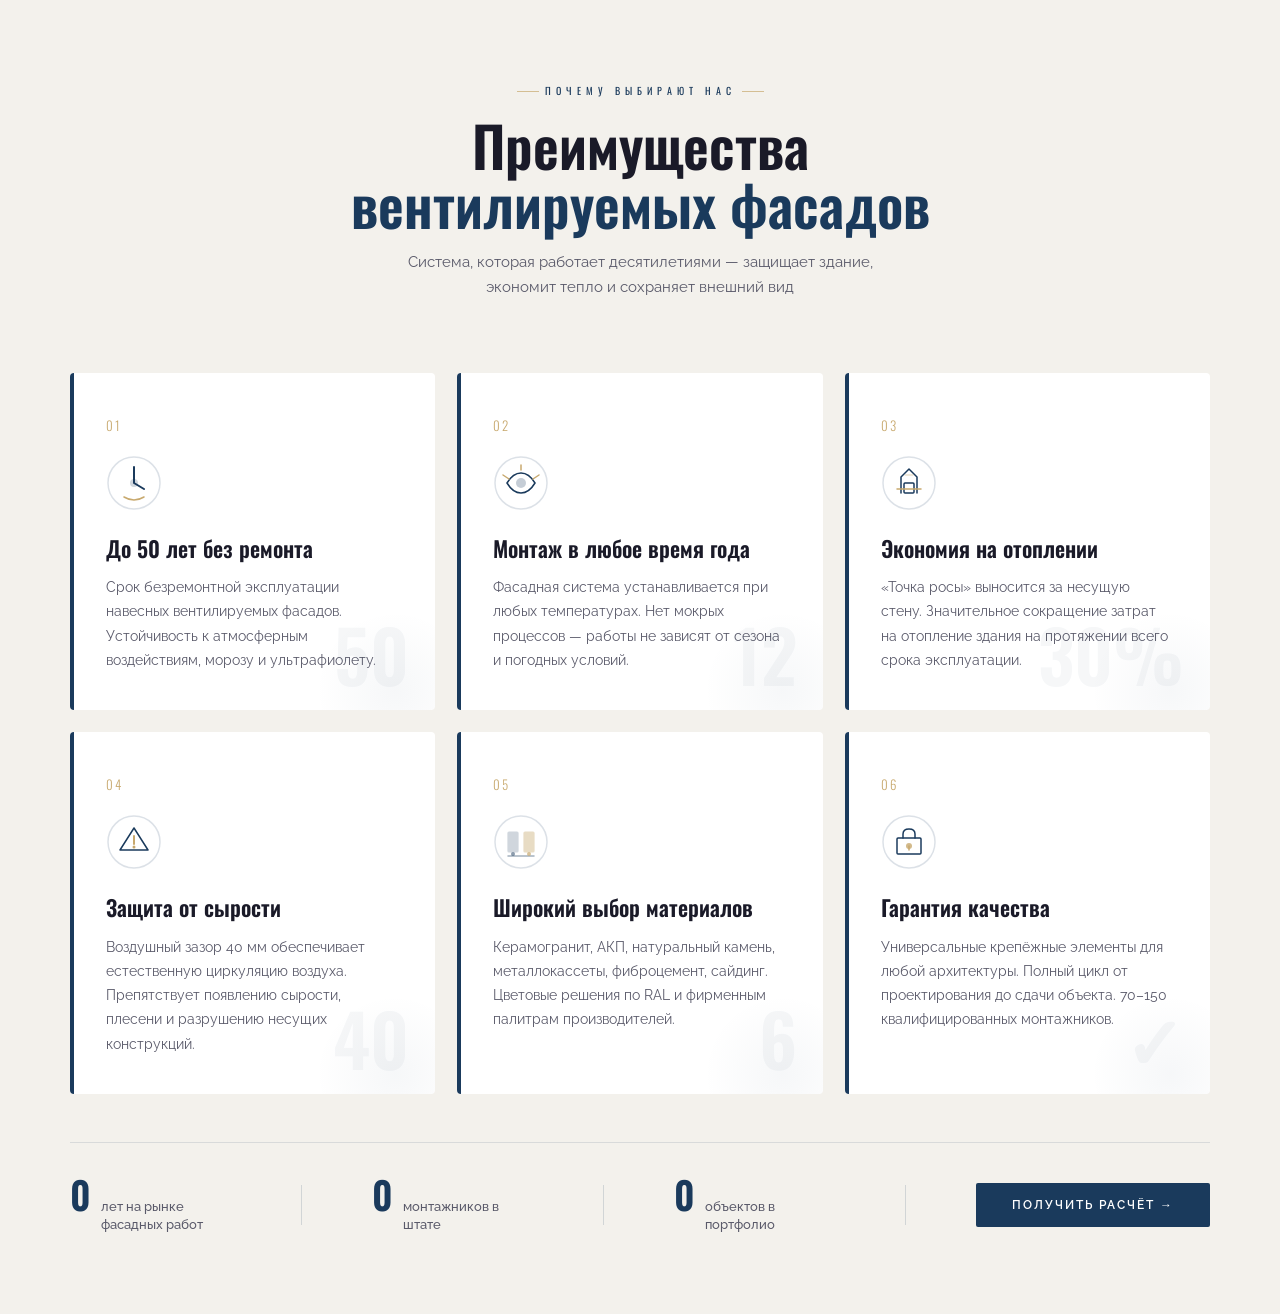
<file: advantages-animation.html>
<!DOCTYPE html>
<html lang="ru">
<head>
<meta charset="UTF-8">
<meta name="viewport" content="width=device-width, initial-scale=1.0">
<title>Преимущества — ООО СТРОНГ</title>
<link href="https://fonts.googleapis.com/css2?family=Oswald:wght@300;400;600&family=Raleway:wght@300;400;500;600&display=swap" rel="stylesheet">
<style>
* { margin: 0; padding: 0; box-sizing: border-box; }
:root {
  --bg: #F3F1EC;
  --accent: #1A3A5C;
  --accent2: #C8A96E;
  --text-dark: #1A1A28;
  --text-mid: #5A5A6A;
  --card-bg: #FFFFFF;
}
body {
  background: var(--bg);
  min-height: 100vh;
  font-family: 'Raleway', sans-serif;
  padding: 80px 40px;
  overflow-x: hidden;
}
.section-head {
  text-align: center;
  margin-bottom: 72px;
}
.tag {
  display: inline-block;
  font-family: 'Oswald', sans-serif;
  font-size: 10px;
  font-weight: 400;
  letter-spacing: 5px;
  text-transform: uppercase;
  color: var(--accent);
  margin-bottom: 18px;
  position: relative;
  padding: 0 28px;
}
.tag::before, .tag::after {
  content: '';
  position: absolute;
  top: 50%;
  width: 22px;
  height: 1px;
  background: var(--accent2);
  opacity: 0.7;
}
.tag::before { right: 100%; margin-right: -22px; }
.tag::after  { left:  100%; margin-left:  -22px; }
h2 {
  font-family: 'Oswald', sans-serif;
  font-size: 56px;
  font-weight: 600;
  color: var(--text-dark);
  line-height: 1.05;
}
h2 span { color: var(--accent); }
.sub {
  font-size: 15px;
  color: var(--text-mid);
  margin-top: 16px;
  font-weight: 400;
  max-width: 520px;
  margin-left: auto;
  margin-right: auto;
  line-height: 1.7;
}
.grid {
  display: grid;
  grid-template-columns: repeat(3, 1fr);
  gap: 22px;
  max-width: 1140px;
  margin: 0 auto;
}
.card {
  background: var(--card-bg);
  border-radius: 4px;
  padding: 42px 36px 38px;
  position: relative;
  overflow: hidden;
  opacity: 0;
  transform: translateY(48px);
  transition: box-shadow 0.3s ease, transform 0.25s ease;
  cursor: default;
}
.card.visible {
  animation: cardIn 0.75s cubic-bezier(0.22, 1, 0.36, 1) forwards;
}
.card:hover {
  box-shadow: 0 20px 60px rgba(26,58,92,0.12);
  transform: translateY(-4px) !important;
}
.card::before {
  content: '';
  position: absolute;
  top: 0; left: 0;
  width: 4px;
  height: 0;
  background: var(--accent);
  transition: height 0.5s cubic-bezier(0.22,1,0.36,1);
}
.card.visible::before { height: 100%; transition-delay: 0.4s; }
.card::after {
  content: '';
  position: absolute;
  bottom: -60px; right: -40px;
  width: 160px; height: 160px;
  border-radius: 50%;
  background: radial-gradient(circle, rgba(26,58,92,0.04) 0%, transparent 70%);
  transition: transform 0.4s ease;
}
.card:hover::after { transform: scale(1.3); }
.num {
  font-family: 'Oswald', sans-serif;
  font-size: 13px;
  font-weight: 300;
  color: var(--accent2);
  letter-spacing: 2px;
  margin-bottom: 20px;
  display: block;
}
.icon-wrap {
  width: 56px; height: 56px;
  margin-bottom: 24px;
  position: relative;
}
.icon-wrap svg { width: 100%; height: 100%; }
.card-title {
  font-family: 'Oswald', sans-serif;
  font-size: 22px;
  font-weight: 600;
  color: var(--text-dark);
  line-height: 1.2;
  margin-bottom: 14px;
}
.card-text {
  font-size: 13.5px;
  line-height: 1.8;
  color: var(--text-mid);
  font-weight: 400;
}
.big-num {
  position: absolute;
  bottom: 20px; right: 26px;
  font-family: 'Oswald', sans-serif;
  font-size: 72px;
  font-weight: 600;
  color: var(--accent);
  opacity: 0.04;
  line-height: 1;
  pointer-events: none;
  user-select: none;
}
@keyframes cardIn {
  from { opacity: 0; transform: translateY(48px); }
  to   { opacity: 1; transform: translateY(0); }
}
/* bottom bar */
.bottom-bar {
  max-width: 1140px;
  margin: 48px auto 0;
  display: flex;
  align-items: center;
  justify-content: space-between;
  border-top: 1px solid rgba(26,58,92,0.12);
  padding-top: 32px;
  opacity: 0;
  transform: translateY(24px);
  transition: opacity 0.7s ease, transform 0.7s ease;
}
.bottom-bar.visible { opacity: 1; transform: translateY(0); }
.bar-stat { display: flex; align-items: baseline; gap: 10px; }
.bar-n {
  font-family: 'Oswald', sans-serif;
  font-size: 38px;
  font-weight: 600;
  color: var(--accent);
  line-height: 1;
}
.bar-l {
  font-size: 13px;
  color: var(--text-mid);
  font-weight: 500;
  max-width: 130px;
  line-height: 1.4;
}
.divider { width: 1px; height: 40px; background: rgba(26,58,92,0.15); }
.cta-btn {
  background: var(--accent);
  color: white;
  border: none;
  padding: 15px 36px;
  font-family: 'Raleway', sans-serif;
  font-size: 12px;
  font-weight: 600;
  letter-spacing: 2px;
  text-transform: uppercase;
  cursor: pointer;
  border-radius: 2px;
  transition: background 0.2s, transform 0.2s;
}
.cta-btn:hover { background: #0F2A4A; transform: translateY(-2px); }
@media (max-width: 900px) {
  .grid { grid-template-columns: repeat(2, 1fr); }
  h2 { font-size: 38px; }
}
@media (max-width: 580px) {
  .grid { grid-template-columns: 1fr; }
  .bottom-bar { flex-direction: column; gap: 28px; align-items: flex-start; }
  .divider { display: none; }
}
</style>
</head>
<body>

<div class="section-head">
  <div class="tag">Почему выбирают нас</div>
  <h2>Преимущества<br><span>вентилируемых фасадов</span></h2>
  <p class="sub">Система, которая работает десятилетиями — защищает здание, экономит тепло и сохраняет внешний вид</p>
</div>

<div class="grid" id="grid">

  <div class="card" style="--i:0">
    <span class="num">01</span>
    <div class="icon-wrap">
      <svg viewBox="0 0 56 56" fill="none">
        <circle cx="28" cy="28" r="26" stroke="#1A3A5C" stroke-width="1.5" opacity="0.15"/>
        <path d="M28 12 L28 28 L38 34" stroke="#1A3A5C" stroke-width="2" stroke-linecap="round" stroke-linejoin="round"/>
        <circle cx="28" cy="28" r="4" fill="#1A3A5C" opacity="0.2"/>
        <path d="M18 42 Q28 48 38 42" stroke="#C8A96E" stroke-width="1.5" stroke-linecap="round" fill="none"/>
      </svg>
    </div>
    <div class="card-title">До 50 лет без ремонта</div>
    <p class="card-text">Срок безремонтной эксплуатации навесных вентилируемых фасадов. Устойчивость к атмосферным воздействиям, морозу и ультрафиолету.</p>
    <div class="big-num">50</div>
  </div>

  <div class="card" style="--i:1">
    <span class="num">02</span>
    <div class="icon-wrap">
      <svg viewBox="0 0 56 56" fill="none">
        <circle cx="28" cy="28" r="26" stroke="#1A3A5C" stroke-width="1.5" opacity="0.15"/>
        <path d="M14 28 Q20 18 28 18 Q36 18 42 28 Q36 38 28 38 Q20 38 14 28Z" stroke="#1A3A5C" stroke-width="1.5" fill="none"/>
        <circle cx="28" cy="28" r="5" fill="#1A3A5C" opacity="0.25"/>
        <path d="M10 20 L16 24" stroke="#C8A96E" stroke-width="1.5" stroke-linecap="round"/>
        <path d="M46 20 L40 24" stroke="#C8A96E" stroke-width="1.5" stroke-linecap="round"/>
        <path d="M28 10 L28 15" stroke="#C8A96E" stroke-width="1.5" stroke-linecap="round"/>
      </svg>
    </div>
    <div class="card-title">Монтаж в любое время года</div>
    <p class="card-text">Фасадная система устанавливается при любых температурах. Нет мокрых процессов — работы не зависят от сезона и погодных условий.</p>
    <div class="big-num">12</div>
  </div>

  <div class="card" style="--i:2">
    <span class="num">03</span>
    <div class="icon-wrap">
      <svg viewBox="0 0 56 56" fill="none">
        <circle cx="28" cy="28" r="26" stroke="#1A3A5C" stroke-width="1.5" opacity="0.15"/>
        <path d="M20 38 L20 22 L28 14 L36 22 L36 38" stroke="#1A3A5C" stroke-width="1.5" stroke-linecap="round" stroke-linejoin="round"/>
        <rect x="23" y="28" width="10" height="10" stroke="#1A3A5C" stroke-width="1.5" rx="1"/>
        <path d="M16 34 L40 34" stroke="#C8A96E" stroke-width="1.5" stroke-linecap="round"/>
        <path d="M24 20 L32 20" stroke="#C8A96E" stroke-width="1" stroke-linecap="round" opacity="0.5"/>
      </svg>
    </div>
    <div class="card-title">Экономия на отоплении</div>
    <p class="card-text">«Точка росы» выносится за несущую стену. Значительное сокращение затрат на отопление здания на протяжении всего срока эксплуатации.</p>
    <div class="big-num">30%</div>
  </div>

  <div class="card" style="--i:3">
    <span class="num">04</span>
    <div class="icon-wrap">
      <svg viewBox="0 0 56 56" fill="none">
        <circle cx="28" cy="28" r="26" stroke="#1A3A5C" stroke-width="1.5" opacity="0.15"/>
        <path d="M28 14 L42 36 L14 36 Z" stroke="#1A3A5C" stroke-width="1.5" stroke-linejoin="round" fill="none"/>
        <path d="M28 22 L28 30" stroke="#C8A96E" stroke-width="2" stroke-linecap="round"/>
        <circle cx="28" cy="33" r="1.5" fill="#C8A96E"/>
      </svg>
    </div>
    <div class="card-title">Защита от сырости</div>
    <p class="card-text">Воздушный зазор 40 мм обеспечивает естественную циркуляцию воздуха. Препятствует появлению сырости, плесени и разрушению несущих конструкций.</p>
    <div class="big-num">40</div>
  </div>

  <div class="card" style="--i:4">
    <span class="num">05</span>
    <div class="icon-wrap">
      <svg viewBox="0 0 56 56" fill="none">
        <circle cx="28" cy="28" r="26" stroke="#1A3A5C" stroke-width="1.5" opacity="0.15"/>
        <rect x="15" y="18" width="10" height="20" rx="1" fill="#1A3A5C" opacity="0.2" stroke="#1A3A5C" stroke-width="1.2"/>
        <rect x="31" y="18" width="10" height="20" rx="1" fill="#C8A96E" opacity="0.4" stroke="#C8A96E" stroke-width="1.2"/>
        <path d="M15 42 L41 42" stroke="#1A3A5C" stroke-width="1.5" stroke-linecap="round" opacity="0.4"/>
        <circle cx="20" cy="40" r="2" fill="#1A3A5C" opacity="0.5"/>
        <circle cx="36" cy="40" r="2" fill="#C8A96E" opacity="0.7"/>
      </svg>
    </div>
    <div class="card-title">Широкий выбор материалов</div>
    <p class="card-text">Керамогранит, АКП, натуральный камень, металлокассеты, фиброцемент, сайдинг. Цветовые решения по RAL и фирменным палитрам производителей.</p>
    <div class="big-num">6</div>
  </div>

  <div class="card" style="--i:5">
    <span class="num">06</span>
    <div class="icon-wrap">
      <svg viewBox="0 0 56 56" fill="none">
        <circle cx="28" cy="28" r="26" stroke="#1A3A5C" stroke-width="1.5" opacity="0.15"/>
        <rect x="16" y="24" width="24" height="16" rx="1" stroke="#1A3A5C" stroke-width="1.5" fill="none"/>
        <path d="M22 24 L22 20 Q22 15 28 15 Q34 15 34 20 L34 24" stroke="#1A3A5C" stroke-width="1.5" stroke-linecap="round" fill="none"/>
        <circle cx="28" cy="32" r="3" fill="#C8A96E" opacity="0.8"/>
        <path d="M28 32 L28 36" stroke="#C8A96E" stroke-width="1.5" stroke-linecap="round"/>
      </svg>
    </div>
    <div class="card-title">Гарантия качества</div>
    <p class="card-text">Универсальные крепёжные элементы для любой архитектуры. Полный цикл от проектирования до сдачи объекта. 70–150 квалифицированных монтажников.</p>
    <div class="big-num">✓</div>
  </div>

</div>

<div class="bottom-bar" id="bar">
  <div class="bar-stat">
    <span class="bar-n" data-target="20">0</span>
    <span class="bar-l">лет на рынке фасадных работ</span>
  </div>
  <div class="divider"></div>
  <div class="bar-stat">
    <span class="bar-n" data-target="150">0</span>
    <span class="bar-l">монтажников в штате</span>
  </div>
  <div class="divider"></div>
  <div class="bar-stat">
    <span class="bar-n" data-target="50">0</span>
    <span class="bar-l">объектов в портфолио</span>
  </div>
  <div class="divider"></div>
  <button class="cta-btn">Получить расчёт →</button>
</div>

<script>
// Intersection Observer for cards
const cards = document.querySelectorAll('.card');
const bar   = document.getElementById('bar');

const io = new IntersectionObserver((entries) => {
  entries.forEach(entry => {
    if (entry.isIntersecting) {
      const el = entry.target;
      const i = parseInt(el.style.getPropertyValue('--i') || 0);
      setTimeout(() => el.classList.add('visible'), i * 130);
      io.unobserve(el);
    }
  });
}, { threshold: 0.15 });

cards.forEach(c => io.observe(c));

// Bar observer
const barIO = new IntersectionObserver((entries) => {
  if (entries[0].isIntersecting) {
    setTimeout(() => {
      bar.classList.add('visible');
      countUp();
    }, 300);
    barIO.unobserve(bar);
  }
}, { threshold: 0.3 });
barIO.observe(bar);

// Count up
function countUp() {
  document.querySelectorAll('[data-target]').forEach(el => {
    const target = +el.dataset.target;
    const dur = 1800;
    const step = 16;
    const inc  = target / (dur / step);
    let cur = 0;
    const timer = setInterval(() => {
      cur = Math.min(cur + inc, target);
      el.textContent = Math.floor(cur) + (target === 150 ? '+' : '');
      if (cur >= target) clearInterval(timer);
    }, step);
  });
}

// Trigger immediately if already in view
setTimeout(() => {
  cards.forEach((c, i) => {
    setTimeout(() => c.classList.add('visible'), i * 130);
  });
  setTimeout(() => {
    bar.classList.add('visible');
    countUp();
  }, cards.length * 130 + 400);
}, 400);
</script>
</body>
</html>
</file>
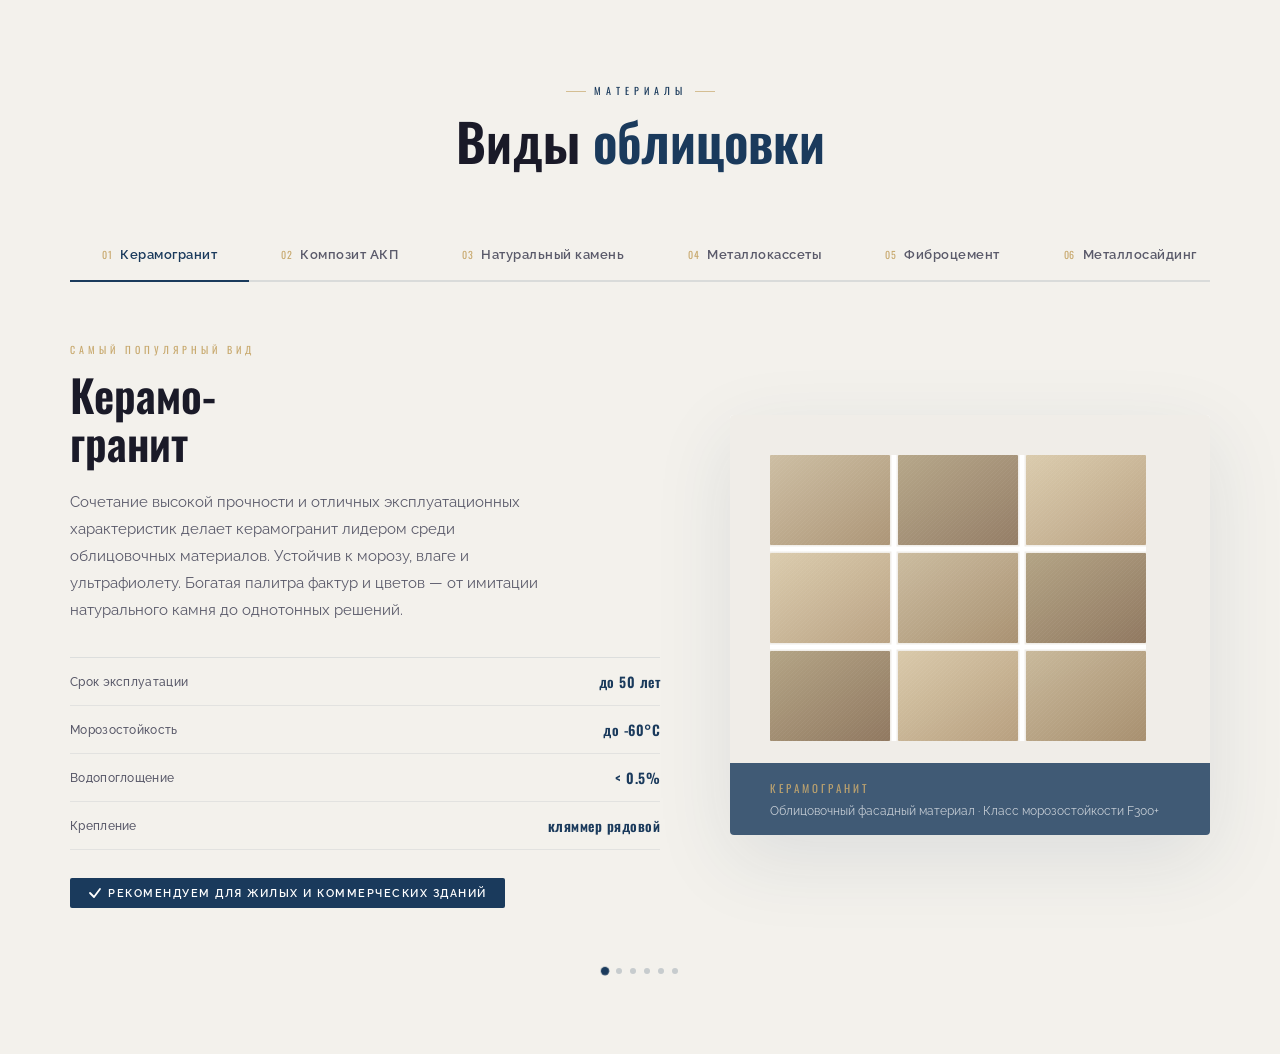
<file: cladding-types.html>
<!DOCTYPE html>
<html lang="ru">
<head>
<meta charset="UTF-8">
<meta name="viewport" content="width=device-width, initial-scale=1.0">
<title>Виды облицовок — ООО СТРОНГ</title>
<link href="https://fonts.googleapis.com/css2?family=Oswald:wght@300;400;600&family=Raleway:wght@300;400;500;600&display=swap" rel="stylesheet">
<style>
* { margin: 0; padding: 0; box-sizing: border-box; }
:root {
  --bg: #F3F1EC;
  --accent: #1A3A5C;
  --gold: #C8A96E;
  --dark: #1A1A28;
  --mid: #5A5A6A;
  --white: #FFFFFF;
}
body {
  background: var(--bg);
  font-family: 'Raleway', sans-serif;
  padding: 80px 40px;
  min-height: 100vh;
}
.section-head {
  text-align: center;
  margin-bottom: 60px;
}
.tag {
  display: inline-block;
  font-family: 'Oswald', sans-serif;
  font-size: 10px;
  letter-spacing: 5px;
  text-transform: uppercase;
  color: var(--accent);
  margin-bottom: 16px;
  padding: 0 28px;
  position: relative;
}
.tag::before, .tag::after {
  content: '';
  position: absolute;
  top: 50%; width: 20px; height: 1px;
  background: var(--gold); opacity: 0.7;
}
.tag::before { right: 100%; margin-right: -20px; }
.tag::after  { left: 100%;  margin-left: -20px; }
h2 {
  font-family: 'Oswald', sans-serif;
  font-size: 52px;
  font-weight: 600;
  color: var(--dark);
  line-height: 1.05;
}
h2 span { color: var(--accent); }

/* TABS ROW */
.tabs-wrap {
  max-width: 1140px;
  margin: 0 auto 0;
  overflow-x: auto;
  scrollbar-width: none;
  -ms-overflow-style: none;
}
.tabs-wrap::-webkit-scrollbar { display: none; }
.tabs {
  display: flex;
  gap: 0;
  border-bottom: 2px solid rgba(26,58,92,0.12);
  min-width: max-content;
  margin-bottom: 0;
}
.tab-btn {
  background: none;
  border: none;
  padding: 18px 32px;
  font-family: 'Raleway', sans-serif;
  font-size: 13px;
  font-weight: 600;
  letter-spacing: 0.5px;
  color: var(--mid);
  cursor: pointer;
  position: relative;
  transition: color 0.3s;
  white-space: nowrap;
}
.tab-btn::after {
  content: '';
  position: absolute;
  bottom: -2px; left: 0;
  width: 100%; height: 2px;
  background: var(--accent);
  transform: scaleX(0);
  transition: transform 0.35s cubic-bezier(0.22,1,0.36,1);
  transform-origin: left;
}
.tab-btn.active { color: var(--accent); }
.tab-btn.active::after { transform: scaleX(1); }
.tab-num {
  display: inline-block;
  font-family: 'Oswald', sans-serif;
  font-size: 10px;
  color: var(--gold);
  margin-right: 8px;
  font-weight: 400;
}

/* PANELS */
.panels {
  max-width: 1140px;
  margin: 0 auto;
  position: relative;
  min-height: 480px;
}
.panel {
  display: none;
  grid-template-columns: 1fr 480px;
  gap: 70px;
  align-items: center;
  padding: 60px 0 20px;
  animation: panelIn 0.55s cubic-bezier(0.22,1,0.36,1) forwards;
}
.panel.active { display: grid; }
@keyframes panelIn {
  from { opacity: 0; transform: translateX(30px); }
  to   { opacity: 1; transform: translateX(0); }
}

/* LEFT: text */
.panel-text {}
.panel-label {
  font-family: 'Oswald', sans-serif;
  font-size: 10px;
  letter-spacing: 4px;
  color: var(--gold);
  text-transform: uppercase;
  margin-bottom: 14px;
}
.panel-title {
  font-family: 'Oswald', sans-serif;
  font-size: 44px;
  font-weight: 600;
  color: var(--dark);
  line-height: 1.1;
  margin-bottom: 22px;
}
.panel-desc {
  font-size: 14.5px;
  line-height: 1.85;
  color: var(--mid);
  margin-bottom: 34px;
  max-width: 480px;
}
.specs {
  display: flex;
  flex-direction: column;
  gap: 0;
  border-top: 1px solid rgba(26,58,92,0.1);
}
.spec-row {
  display: flex;
  justify-content: space-between;
  align-items: center;
  padding: 13px 0;
  border-bottom: 1px solid rgba(26,58,92,0.08);
  animation: specIn 0.4s ease forwards;
  animation-fill-mode: both;
}
.spec-row:nth-child(1) { animation-delay: 0.1s; }
.spec-row:nth-child(2) { animation-delay: 0.18s; }
.spec-row:nth-child(3) { animation-delay: 0.26s; }
.spec-row:nth-child(4) { animation-delay: 0.34s; }
@keyframes specIn {
  from { opacity: 0; transform: translateX(-16px); }
  to   { opacity: 1; transform: translateX(0); }
}
.spec-key {
  font-size: 12px;
  color: var(--mid);
  font-weight: 500;
  letter-spacing: 0.3px;
}
.spec-val {
  font-family: 'Oswald', sans-serif;
  font-size: 14px;
  font-weight: 600;
  color: var(--accent);
  letter-spacing: 0.5px;
}
.badge {
  display: inline-flex;
  align-items: center;
  gap: 6px;
  background: var(--accent);
  color: white;
  padding: 8px 18px;
  font-size: 11px;
  font-weight: 600;
  letter-spacing: 1.5px;
  text-transform: uppercase;
  border-radius: 2px;
  margin-top: 28px;
}
.badge svg { width: 14px; height: 14px; }

/* RIGHT: visual */
.panel-visual {
  position: relative;
  height: 420px;
  border-radius: 4px;
  overflow: hidden;
  background: var(--white);
  box-shadow: 0 24px 80px rgba(26,58,92,0.1);
}
.visual-bg {
  width: 100%;
  height: 100%;
  display: flex;
  align-items: center;
  justify-content: center;
}
.visual-inner {
  width: 100%;
  height: 100%;
  display: flex;
  align-items: center;
  justify-content: center;
  position: relative;
}

/* SVG illustrations */
.vis-label {
  position: absolute;
  bottom: 0; left: 0; right: 0;
  padding: 20px 24px;
  background: linear-gradient(transparent, rgba(26,58,92,0.85));
  color: white;
  font-family: 'Oswald', sans-serif;
  font-size: 13px;
  letter-spacing: 2px;
  text-transform: uppercase;
}

/* DOTS nav */
.dots {
  display: flex;
  justify-content: center;
  gap: 8px;
  margin-top: 40px;
}
.dot {
  width: 6px; height: 6px;
  border-radius: 50%;
  background: rgba(26,58,92,0.2);
  cursor: pointer;
  transition: background 0.3s, transform 0.3s;
}
.dot.active {
  background: var(--accent);
  transform: scale(1.4);
}

@media (max-width: 900px) {
  .panel { grid-template-columns: 1fr; }
  .panel-visual { height: 280px; }
  h2 { font-size: 36px; }
  .panel-title { font-size: 32px; }
}
</style>
</head>
<body>

<div class="section-head">
  <div class="tag">Материалы</div>
  <h2>Виды <span>облицовки</span></h2>
</div>

<div class="tabs-wrap">
  <div class="tabs" id="tabs">
    <button class="tab-btn active" onclick="show(0)"><span class="tab-num">01</span>Керамогранит</button>
    <button class="tab-btn" onclick="show(1)"><span class="tab-num">02</span>Композит АКП</button>
    <button class="tab-btn" onclick="show(2)"><span class="tab-num">03</span>Натуральный камень</button>
    <button class="tab-btn" onclick="show(3)"><span class="tab-num">04</span>Металлокассеты</button>
    <button class="tab-btn" onclick="show(4)"><span class="tab-num">05</span>Фиброцемент</button>
    <button class="tab-btn" onclick="show(5)"><span class="tab-num">06</span>Металлосайдинг</button>
  </div>
</div>

<div class="panels">

  <!-- 1: КЕРАМОГРАНИТ -->
  <div class="panel active">
    <div class="panel-text">
      <div class="panel-label">Самый популярный вид</div>
      <div class="panel-title">Керамо-<br>гранит</div>
      <p class="panel-desc">Сочетание высокой прочности и отличных эксплуатационных характеристик делает керамогранит лидером среди облицовочных материалов. Устойчив к морозу, влаге и ультрафиолету. Богатая палитра фактур и цветов — от имитации натурального камня до однотонных решений.</p>
      <div class="specs">
        <div class="spec-row"><span class="spec-key">Срок эксплуатации</span><span class="spec-val">до 50 лет</span></div>
        <div class="spec-row"><span class="spec-key">Морозостойкость</span><span class="spec-val">до -60°C</span></div>
        <div class="spec-row"><span class="spec-key">Водопоглощение</span><span class="spec-val">&lt; 0.5%</span></div>
        <div class="spec-row"><span class="spec-key">Крепление</span><span class="spec-val">кляммер рядовой</span></div>
      </div>
      <div class="badge">
        <svg viewBox="0 0 14 14" fill="none"><path d="M2 7 L6 11 L12 3" stroke="white" stroke-width="1.8" stroke-linecap="round" stroke-linejoin="round"/></svg>
        Рекомендуем для жилых и коммерческих зданий
      </div>
    </div>
    <div class="panel-visual">
      <div class="visual-inner">
        <svg width="100%" height="100%" viewBox="0 0 480 420" fill="none">
          <defs>
            <linearGradient id="kg1" x1="0" y1="0" x2="1" y2="1"><stop offset="0%" stop-color="#C8B89A"/><stop offset="100%" stop-color="#A89070"/></linearGradient>
            <linearGradient id="kg2" x1="0" y1="0" x2="1" y2="1"><stop offset="0%" stop-color="#B0A080"/><stop offset="100%" stop-color="#907860"/></linearGradient>
            <linearGradient id="kg3" x1="0" y1="0" x2="1" y2="1"><stop offset="0%" stop-color="#D8C8A8"/><stop offset="100%" stop-color="#B8A080"/></linearGradient>
            <pattern id="kgtex" x="0" y="0" width="4" height="4" patternUnits="userSpaceOnUse">
              <rect width="4" height="4" fill="none"/>
              <line x1="0" y1="4" x2="4" y2="0" stroke="rgba(255,255,255,0.08)" stroke-width="0.5"/>
            </pattern>
          </defs>
          <!-- Background -->
          <rect width="480" height="420" fill="#F0EDE8"/>
          <!-- Grid of tiles -->
          <!-- Row 1 -->
          <rect x="40"  y="40"  width="120" height="90" rx="1" fill="url(#kg1)"/>
          <rect x="40"  y="40"  width="120" height="90" rx="1" fill="url(#kgtex)"/>
          <rect x="168" y="40"  width="120" height="90" rx="1" fill="url(#kg2)"/>
          <rect x="168" y="40"  width="120" height="90" rx="1" fill="url(#kgtex)"/>
          <rect x="296" y="40"  width="120" height="90" rx="1" fill="url(#kg3)"/>
          <rect x="296" y="40"  width="120" height="90" rx="1" fill="url(#kgtex)"/>
          <!-- Row 2 -->
          <rect x="40"  y="138" width="120" height="90" rx="1" fill="url(#kg3)"/>
          <rect x="40"  y="138" width="120" height="90" rx="1" fill="url(#kgtex)"/>
          <rect x="168" y="138" width="120" height="90" rx="1" fill="url(#kg1)"/>
          <rect x="168" y="138" width="120" height="90" rx="1" fill="url(#kgtex)"/>
          <rect x="296" y="138" width="120" height="90" rx="1" fill="url(#kg2)"/>
          <rect x="296" y="138" width="120" height="90" rx="1" fill="url(#kgtex)"/>
          <!-- Row 3 -->
          <rect x="40"  y="236" width="120" height="90" rx="1" fill="url(#kg2)"/>
          <rect x="40"  y="236" width="120" height="90" rx="1" fill="url(#kgtex)"/>
          <rect x="168" y="236" width="120" height="90" rx="1" fill="url(#kg3)"/>
          <rect x="168" y="236" width="120" height="90" rx="1" fill="url(#kgtex)"/>
          <rect x="296" y="236" width="120" height="90" rx="1" fill="url(#kg1)"/>
          <rect x="296" y="236" width="120" height="90" rx="1" fill="url(#kgtex)"/>
          <!-- Grout lines -->
          <line x1="40" y1="134" x2="416" y2="134" stroke="white" stroke-width="5"/>
          <line x1="40" y1="232" x2="416" y2="232" stroke="white" stroke-width="5"/>
          <line x1="164" y1="40" x2="164" y2="326" stroke="white" stroke-width="5"/>
          <line x1="292" y1="40" x2="292" y2="326" stroke="white" stroke-width="5"/>
          <!-- Shine overlay -->
          <rect x="40" y="40" width="376" height="286" fill="url(#shine)" opacity="0.15"/>
          <defs>
            <linearGradient id="shine" x1="0" y1="0" x2="0.5" y2="1">
              <stop offset="0%" stop-color="white" stop-opacity="0.6"/>
              <stop offset="100%" stop-color="white" stop-opacity="0"/>
            </linearGradient>
          </defs>
          <!-- Label -->
          <rect x="0" y="348" width="480" height="72" fill="rgba(26,58,92,0.82)"/>
          <text x="40" y="378" font-family="Oswald,sans-serif" font-size="11" fill="rgba(200,169,110,0.9)" letter-spacing="3px">КЕРАМОГРАНИТ</text>
          <text x="40" y="400" font-family="Raleway,sans-serif" font-size="12" fill="rgba(255,255,255,0.7)">Облицовочный фасадный материал · Класс морозостойкости F300+</text>
        </svg>
      </div>
    </div>
  </div>

  <!-- 2: АКП -->
  <div class="panel">
    <div class="panel-text">
      <div class="panel-label">Лёгкий и современный</div>
      <div class="panel-title">Алюминиевые<br>панели АКП</div>
      <p class="panel-desc">Трёхслойная конструкция: два алюминиевых листа 0,4–0,5 мм с защитно-декоративным покрытием и средний слой из монолитного полиэтилена с антигорючими добавками. Минимальный вес при максимальной жёсткости. Идеальны для крупных коммерческих объектов.</p>
      <div class="specs">
        <div class="spec-row"><span class="spec-key">Толщина листа</span><span class="spec-val">0.4 – 0.5 мм</span></div>
        <div class="spec-row"><span class="spec-key">Средний слой</span><span class="spec-val">полиэтилен</span></div>
        <div class="spec-row"><span class="spec-key">Огнестойкость</span><span class="spec-val">антигорючие добавки</span></div>
        <div class="spec-row"><span class="spec-key">Крепление</span><span class="spec-val">икля + салазка</span></div>
      </div>
      <div class="badge">
        <svg viewBox="0 0 14 14" fill="none"><path d="M2 7 L6 11 L12 3" stroke="white" stroke-width="1.8" stroke-linecap="round" stroke-linejoin="round"/></svg>
        Широкая палитра RAL, имитация металла и дерева
      </div>
    </div>
    <div class="panel-visual">
      <div class="visual-inner">
        <svg width="100%" height="100%" viewBox="0 0 480 420" fill="none">
          <defs>
            <linearGradient id="akp1" x1="0" y1="0" x2="1" y2="0"><stop offset="0%" stop-color="#B8C8D8"/><stop offset="50%" stop-color="#D8E8F0"/><stop offset="100%" stop-color="#A0B8CC"/></linearGradient>
            <linearGradient id="akp2" x1="0" y1="0" x2="1" y2="0"><stop offset="0%" stop-color="#3A4A5C"/><stop offset="50%" stop-color="#5A6A7C"/><stop offset="100%" stop-color="#2C3C4E"/></linearGradient>
          </defs>
          <rect width="480" height="420" fill="#E8ECF0"/>
          <!-- Large ACP cassettes -->
          <rect x="40"  y="40"  width="280" height="110" rx="2" fill="url(#akp1)"/>
          <rect x="40"  y="40"  width="280" height="4"   fill="rgba(255,255,255,0.5)"/>
          <rect x="328" y="40"  width="110" height="110" rx="2" fill="url(#akp2)"/>
          <rect x="328" y="40"  width="110" height="4"   fill="rgba(255,255,255,0.15)"/>
          <rect x="40"  y="158" width="110" height="110" rx="2" fill="url(#akp2)"/>
          <rect x="158" y="158" width="280" height="110" rx="2" fill="url(#akp1)"/>
          <rect x="40"  y="276" width="280" height="50"  rx="2" fill="url(#akp1)"/>
          <rect x="328" y="276" width="110" height="50"  rx="2" fill="url(#akp2)"/>
          <!-- Seam lines -->
          <rect x="40"  y="152" width="398" height="4"   fill="white" opacity="0.8"/>
          <rect x="40"  y="270" width="398" height="4"   fill="white" opacity="0.8"/>
          <rect x="324" y="40"  width="4"   height="116" fill="white" opacity="0.8"/>
          <rect x="154" y="158" width="4"   height="116" fill="white" opacity="0.8"/>
          <rect x="324" y="270" width="4"   height="56"  fill="white" opacity="0.8"/>
          <!-- Gloss -->
          <rect x="40" y="40" width="398" height="286" fill="url(#akpshine)" opacity="0.2"/>
          <defs>
            <linearGradient id="akpshine" x1="0" y1="0" x2="0" y2="1">
              <stop offset="0%" stop-color="white" stop-opacity="0.8"/>
              <stop offset="40%" stop-color="white" stop-opacity="0"/>
            </linearGradient>
          </defs>
          <rect x="0" y="348" width="480" height="72" fill="rgba(26,58,92,0.82)"/>
          <text x="40" y="378" font-family="Oswald,sans-serif" font-size="11" fill="rgba(200,169,110,0.9)" letter-spacing="3px">АЛЮМИНИЕВЫЕ КОМПОЗИТНЫЕ ПАНЕЛИ</text>
          <text x="40" y="400" font-family="Raleway,sans-serif" font-size="12" fill="rgba(255,255,255,0.7)">3-слойная конструкция · Малый вес · Антигорючий полиэтилен</text>
        </svg>
      </div>
    </div>
  </div>

  <!-- 3: НАТУРАЛЬНЫЙ КАМЕНЬ -->
  <div class="panel">
    <div class="panel-text">
      <div class="panel-label">Премиум решение</div>
      <div class="panel-title">Натуральный<br>камень</div>
      <p class="panel-desc">Фасадная система для облицовки плитами от 300×300 до 1200×1200 мм, толщиной 18–40 мм. Натуральный камень (гранит, мрамор, известняк, агломерат) создаёт уникальный облик здания. Кляммеры из нержавеющей стали обеспечивают надёжное скрытое крепление.</p>
      <div class="specs">
        <div class="spec-row"><span class="spec-key">Размер плит</span><span class="spec-val">300 – 1200 мм</span></div>
        <div class="spec-row"><span class="spec-key">Толщина</span><span class="spec-val">18 – 40 мм</span></div>
        <div class="spec-row"><span class="spec-key">Кляммеры</span><span class="spec-val">нержавеющая сталь</span></div>
        <div class="spec-row"><span class="spec-key">Материал</span><span class="spec-val">гранит / мрамор / агломерат</span></div>
      </div>
      <div class="badge">
        <svg viewBox="0 0 14 14" fill="none"><path d="M2 7 L6 11 L12 3" stroke="white" stroke-width="1.8" stroke-linecap="round" stroke-linejoin="round"/></svg>
        Для представительских и элитных объектов
      </div>
    </div>
    <div class="panel-visual">
      <div class="visual-inner">
        <svg width="100%" height="100%" viewBox="0 0 480 420" fill="none">
          <defs>
            <linearGradient id="st1" x1="0" y1="0" x2="1" y2="1"><stop offset="0%" stop-color="#8A7A6A"/><stop offset="100%" stop-color="#6A5A4A"/></linearGradient>
            <linearGradient id="st2" x1="0" y1="0" x2="1" y2="1"><stop offset="0%" stop-color="#A09080"/><stop offset="100%" stop-color="#807060"/></linearGradient>
            <filter id="stf"><feTurbulence type="fractalNoise" baseFrequency="0.65" numOctaves="3" stitchTiles="stitch"/><feColorMatrix type="saturate" values="0"/><feBlend in="SourceGraphic" mode="multiply" result="blend"/><feComposite in="blend" in2="SourceGraphic" operator="in"/></filter>
          </defs>
          <rect width="480" height="420" fill="#D8D0C8"/>
          <!-- Stone tiles with natural texture look -->
          <rect x="40" y="40" width="180" height="130" rx="1" fill="url(#st1)" opacity="0.9"/>
          <rect x="40" y="40" width="180" height="130" rx="1" fill="rgba(120,100,80,0.15)"/>
          <rect x="228" y="40" width="90"  height="130" rx="1" fill="url(#st2)" opacity="0.9"/>
          <rect x="326" y="40" width="112" height="130" rx="1" fill="url(#st1)" opacity="0.85"/>

          <rect x="40"  y="178" width="90"  height="130" rx="1" fill="url(#st2)" opacity="0.88"/>
          <rect x="138" y="178" width="180" height="130" rx="1" fill="url(#st1)" opacity="0.92"/>
          <rect x="326" y="178" width="112" height="130" rx="1" fill="url(#st2)" opacity="0.85"/>

          <rect x="40"  y="316" width="160" height="50"  rx="1" fill="url(#st1)" opacity="0.87"/>
          <rect x="208" y="316" width="230" height="50"  rx="1" fill="url(#st2)" opacity="0.9"/>

          <!-- Seams -->
          <rect x="40" y="172" width="398" height="4" fill="white" opacity="0.75"/>
          <rect x="40" y="310" width="398" height="4" fill="white" opacity="0.75"/>
          <rect x="224" y="40"  width="4" height="134" fill="white" opacity="0.75"/>
          <rect x="322" y="40"  width="4" height="134" fill="white" opacity="0.75"/>
          <rect x="134" y="178" width="4" height="134" fill="white" opacity="0.75"/>
          <rect x="322" y="178" width="4" height="134" fill="white" opacity="0.75"/>
          <rect x="204" y="316" width="4" height="50"  fill="white" opacity="0.75"/>

          <!-- Highlight texture lines -->
          <line x1="55"  y1="60"  x2="200" y2="60"  stroke="rgba(255,255,255,0.12)" stroke-width="1"/>
          <line x1="55"  y1="90"  x2="200" y2="95"  stroke="rgba(255,255,255,0.08)" stroke-width="0.7"/>
          <line x1="140" y1="195" x2="305" y2="200" stroke="rgba(255,255,255,0.1)"  stroke-width="0.8"/>

          <rect x="0" y="348" width="480" height="72" fill="rgba(26,58,92,0.82)"/>
          <text x="40" y="378" font-family="Oswald,sans-serif" font-size="11" fill="rgba(200,169,110,0.9)" letter-spacing="3px">НАТУРАЛЬНЫЙ КАМЕНЬ</text>
          <text x="40" y="400" font-family="Raleway,sans-serif" font-size="12" fill="rgba(255,255,255,0.7)">Гранит · Мрамор · Агломерат · Кляммеры из нержавеющей стали</text>
        </svg>
      </div>
    </div>
  </div>

  <!-- 4: МЕТАЛЛОКАССЕТЫ -->
  <div class="panel">
    <div class="panel-text">
      <div class="panel-label">Прочность и стиль</div>
      <div class="panel-title">Металло-<br>кассеты</div>
      <p class="panel-desc">Стальные или алюминиевые кассеты с полимерным покрытием. Отличаются высокой прочностью, стойкостью к механическим повреждениям и агрессивной среде. Идеальное решение для торговых центров, производственных и логистических объектов. Геометрия кассеты — прямая и с отбортовкой.</p>
      <div class="specs">
        <div class="spec-row"><span class="spec-key">Материал</span><span class="spec-val">сталь / алюминий</span></div>
        <div class="spec-row"><span class="spec-key">Покрытие</span><span class="spec-val">полимерное / RAL</span></div>
        <div class="spec-row"><span class="spec-key">Стойкость</span><span class="spec-val">коррозия / УФ</span></div>
        <div class="spec-row"><span class="spec-key">Применение</span><span class="spec-val">промышленные объекты</span></div>
      </div>
      <div class="badge">
        <svg viewBox="0 0 14 14" fill="none"><path d="M2 7 L6 11 L12 3" stroke="white" stroke-width="1.8" stroke-linecap="round" stroke-linejoin="round"/></svg>
        Экономично и быстро — оптимально для ТЦ и складов
      </div>
    </div>
    <div class="panel-visual">
      <div class="visual-inner">
        <svg width="100%" height="100%" viewBox="0 0 480 420" fill="none">
          <defs>
            <linearGradient id="mk1" x1="0" y1="0" x2="0" y2="1"><stop offset="0%" stop-color="#5A7090"/><stop offset="100%" stop-color="#3A5070"/></linearGradient>
            <linearGradient id="mk2" x1="0" y1="0" x2="0" y2="1"><stop offset="0%" stop-color="#7A3A3A"/><stop offset="100%" stop-color="#5A2A2A"/></linearGradient>
          </defs>
          <rect width="480" height="420" fill="#E0E8F0"/>
          <!-- Metal cassettes grid -->
          <rect x="40" y="40" width="92" height="92" rx="2" fill="url(#mk1)"/>
          <rect x="40" y="40" width="92" height="6" fill="rgba(255,255,255,0.2)"/>
          <rect x="140" y="40" width="92" height="92" rx="2" fill="url(#mk2)"/>
          <rect x="240" y="40" width="92" height="92" rx="2" fill="url(#mk1)"/>
          <rect x="340" y="40" width="98" height="92" rx="2" fill="url(#mk2)"/>

          <rect x="40"  y="140" width="92" height="92" rx="2" fill="url(#mk2)"/>
          <rect x="140" y="140" width="92" height="92" rx="2" fill="url(#mk1)"/>
          <rect x="240" y="140" width="92" height="92" rx="2" fill="url(#mk2)"/>
          <rect x="340" y="140" width="98" height="92" rx="2" fill="url(#mk1)"/>

          <rect x="40"  y="240" width="92" height="86" rx="2" fill="url(#mk1)"/>
          <rect x="140" y="240" width="92" height="86" rx="2" fill="url(#mk2)"/>
          <rect x="240" y="240" width="92" height="86" rx="2" fill="url(#mk1)"/>
          <rect x="340" y="240" width="98" height="86" rx="2" fill="url(#mk2)"/>

          <!-- Seams -->
          <rect x="40"  y="134" width="398" height="4" fill="white" opacity="0.9"/>
          <rect x="40"  y="234" width="398" height="4" fill="white" opacity="0.9"/>
          <rect x="134" y="40"  width="4" height="286" fill="white" opacity="0.9"/>
          <rect x="234" y="40"  width="4" height="286" fill="white" opacity="0.9"/>
          <rect x="334" y="40"  width="4" height="286" fill="white" opacity="0.9"/>

          <!-- Gloss reflections -->
          <rect x="42" y="42" width="88" height="20" fill="rgba(255,255,255,0.15)" rx="1"/>
          <rect x="142" y="42" width="88" height="20" fill="rgba(255,255,255,0.1)" rx="1"/>
          <rect x="242" y="42" width="88" height="20" fill="rgba(255,255,255,0.15)" rx="1"/>

          <rect x="0" y="348" width="480" height="72" fill="rgba(26,58,92,0.82)"/>
          <text x="40" y="378" font-family="Oswald,sans-serif" font-size="11" fill="rgba(200,169,110,0.9)" letter-spacing="3px">МЕТАЛЛОКАССЕТЫ</text>
          <text x="40" y="400" font-family="Raleway,sans-serif" font-size="12" fill="rgba(255,255,255,0.7)">Сталь / Алюминий · Полимерное покрытие · Палитра RAL</text>
        </svg>
      </div>
    </div>
  </div>

  <!-- 5: ФИБРОЦЕМЕНТ -->
  <div class="panel">
    <div class="panel-text">
      <div class="panel-label">Негорючий материал</div>
      <div class="panel-title">Фибро-<br>цементные<br>плиты</div>
      <p class="panel-desc">Негорючий, экологичный облицовочный материал на основе цемента, армированного целлюлозными волокнами. Подходит для любого климата — устойчив к морозу, влаге и огню. Имитирует фактуры камня, дерева и штукатурки. Не требует специального ухода.</p>
      <div class="specs">
        <div class="spec-row"><span class="spec-key">Горючесть</span><span class="spec-val">негорючий (НГ)</span></div>
        <div class="spec-row"><span class="spec-key">Основа</span><span class="spec-val">цемент + целлюлоза</span></div>
        <div class="spec-row"><span class="spec-key">Фактуры</span><span class="spec-val">камень / дерево / штукатурка</span></div>
        <div class="spec-row"><span class="spec-key">Климат</span><span class="spec-val">любые условия</span></div>
      </div>
      <div class="badge">
        <svg viewBox="0 0 14 14" fill="none"><path d="M2 7 L6 11 L12 3" stroke="white" stroke-width="1.8" stroke-linecap="round" stroke-linejoin="round"/></svg>
        Идеален для школ, больниц и госучреждений
      </div>
    </div>
    <div class="panel-visual">
      <div class="visual-inner">
        <svg width="100%" height="100%" viewBox="0 0 480 420" fill="none">
          <defs>
            <linearGradient id="fc1" x1="0" y1="0" x2="1" y2="1"><stop offset="0%" stop-color="#C8C0B0"/><stop offset="100%" stop-color="#A8A098"/></linearGradient>
            <linearGradient id="fc2" x1="0" y1="0" x2="1" y2="1"><stop offset="0%" stop-color="#D8D0C0"/><stop offset="100%" stop-color="#B8B0A0"/></linearGradient>
          </defs>
          <rect width="480" height="420" fill="#E8E4DC"/>
          <!-- Horizontal planks (wood-like) -->
          <rect x="40" y="40"  width="398" height="38" rx="1" fill="url(#fc1)"/>
          <rect x="40" y="82"  width="398" height="38" rx="1" fill="url(#fc2)"/>
          <rect x="40" y="124" width="398" height="38" rx="1" fill="url(#fc1)"/>
          <rect x="40" y="166" width="398" height="38" rx="1" fill="url(#fc2)"/>
          <rect x="40" y="208" width="398" height="38" rx="1" fill="url(#fc1)"/>
          <rect x="40" y="250" width="398" height="38" rx="1" fill="url(#fc2)"/>
          <rect x="40" y="292" width="398" height="34" rx="1" fill="url(#fc1)"/>
          <!-- Grain lines -->
          <line x1="60"  y1="45"  x2="380" y2="50"  stroke="rgba(100,90,70,0.1)" stroke-width="0.8"/>
          <line x1="80"  y1="55"  x2="420" y2="58"  stroke="rgba(100,90,70,0.08)" stroke-width="0.6"/>
          <line x1="60"  y1="88"  x2="350" y2="92"  stroke="rgba(100,90,70,0.1)" stroke-width="0.8"/>
          <line x1="100" y1="98"  x2="420" y2="100" stroke="rgba(100,90,70,0.08)" stroke-width="0.6"/>
          <!-- Shadow seams -->
          <rect x="40" y="78"  width="398" height="2" fill="rgba(80,70,60,0.18)"/>
          <rect x="40" y="120" width="398" height="2" fill="rgba(80,70,60,0.18)"/>
          <rect x="40" y="162" width="398" height="2" fill="rgba(80,70,60,0.18)"/>
          <rect x="40" y="204" width="398" height="2" fill="rgba(80,70,60,0.18)"/>
          <rect x="40" y="246" width="398" height="2" fill="rgba(80,70,60,0.18)"/>
          <rect x="40" y="288" width="398" height="2" fill="rgba(80,70,60,0.18)"/>
          <!-- Top shine -->
          <rect x="40" y="40" width="398" height="8" fill="rgba(255,255,255,0.15)"/>

          <rect x="0" y="348" width="480" height="72" fill="rgba(26,58,92,0.82)"/>
          <text x="40" y="378" font-family="Oswald,sans-serif" font-size="11" fill="rgba(200,169,110,0.9)" letter-spacing="3px">ФИБРОЦЕМЕНТНЫЕ ПЛИТЫ</text>
          <text x="40" y="400" font-family="Raleway,sans-serif" font-size="12" fill="rgba(255,255,255,0.7)">Негорючий материал · Имитация дерева, камня, штукатурки</text>
        </svg>
      </div>
    </div>
  </div>

  <!-- 6: МЕТАЛЛОСАЙДИНГ -->
  <div class="panel">
    <div class="panel-text">
      <div class="panel-label">Быстро и экономично</div>
      <div class="panel-title">Металло-<br>сайдинг<br>и профлист</div>
      <p class="panel-desc">Оптимальное решение для промышленных, складских и сельскохозяйственных объектов. Лёгкий монтаж, минимальная нагрузка на конструкцию, доступная стоимость. Профилированный лист — жёсткая геометрия, большой выбор высоты волны и цвета покрытия.</p>
      <div class="specs">
        <div class="spec-row"><span class="spec-key">Монтаж</span><span class="spec-val">быстрый / простой</span></div>
        <div class="spec-row"><span class="spec-key">Покрытие</span><span class="spec-val">полиэстер / пурал / PVDF</span></div>
        <div class="spec-row"><span class="spec-key">Стоимость</span><span class="spec-val">самое экономичное</span></div>
        <div class="spec-row"><span class="spec-key">Применение</span><span class="spec-val">пром. объекты / склады</span></div>
      </div>
      <div class="badge">
        <svg viewBox="0 0 14 14" fill="none"><path d="M2 7 L6 11 L12 3" stroke="white" stroke-width="1.8" stroke-linecap="round" stroke-linejoin="round"/></svg>
        Максимальная скорость монтажа
      </div>
    </div>
    <div class="panel-visual">
      <div class="visual-inner">
        <svg width="100%" height="100%" viewBox="0 0 480 420" fill="none">
          <defs>
            <linearGradient id="ms1" x1="0" y1="0" x2="0" y2="1"><stop offset="0%" stop-color="#4A7A5A"/><stop offset="100%" stop-color="#2A5A3A"/></linearGradient>
            <linearGradient id="ms2" x1="0" y1="0" x2="0" y2="1"><stop offset="0%" stop-color="#6A9A7A"/><stop offset="100%" stop-color="#4A7A5A"/></linearGradient>
          </defs>
          <rect width="480" height="420" fill="#D8E8D8"/>
          <!-- Profiled sheet waves -->
          <path d="M40,40 L40,326 L438,326 L438,40 Z" fill="url(#ms1)"/>
          <!-- Wave profile using repeated pattern -->
          <path d="M40,40 Q60,55 80,40 Q100,25 120,40 Q140,55 160,40 Q180,25 200,40 Q220,55 240,40 Q260,25 280,40 Q300,55 320,40 Q340,25 360,40 Q380,55 400,40 Q420,25 438,40"
                fill="url(#ms2)" stroke="none"/>
          <path d="M40,75 Q60,90 80,75 Q100,60 120,75 Q140,90 160,75 Q180,60 200,75 Q220,90 240,75 Q260,60 280,75 Q300,90 320,75 Q340,60 360,75 Q380,90 400,75 Q420,60 438,75 L438,326 L40,326 Z"
                fill="url(#ms1)"/>
          <!-- Horizontal ribs -->
          <rect x="40" y="106" width="398" height="4" fill="url(#ms2)" opacity="0.7"/>
          <rect x="40" y="140" width="398" height="4" fill="url(#ms2)" opacity="0.7"/>
          <rect x="40" y="174" width="398" height="4" fill="url(#ms2)" opacity="0.7"/>
          <rect x="40" y="208" width="398" height="4" fill="url(#ms2)" opacity="0.7"/>
          <rect x="40" y="242" width="398" height="4" fill="url(#ms2)" opacity="0.7"/>
          <rect x="40" y="276" width="398" height="4" fill="url(#ms2)" opacity="0.7"/>
          <rect x="40" y="310" width="398" height="4" fill="url(#ms2)" opacity="0.7"/>
          <!-- Shine -->
          <path d="M40,40 L438,40 L438,80 Q300,65 40,80 Z" fill="rgba(255,255,255,0.15)"/>

          <rect x="0" y="348" width="480" height="72" fill="rgba(26,58,92,0.82)"/>
          <text x="40" y="378" font-family="Oswald,sans-serif" font-size="11" fill="rgba(200,169,110,0.9)" letter-spacing="3px">МЕТАЛЛОСАЙДИНГ И ПРОФЛИСТ</text>
          <text x="40" y="400" font-family="Raleway,sans-serif" font-size="12" fill="rgba(255,255,255,0.7)">Экономичное решение для промышленных объектов · RAL</text>
        </svg>
      </div>
    </div>
  </div>

</div>

<div class="dots" id="dots">
  <div class="dot active" onclick="show(0)"></div>
  <div class="dot" onclick="show(1)"></div>
  <div class="dot" onclick="show(2)"></div>
  <div class="dot" onclick="show(3)"></div>
  <div class="dot" onclick="show(4)"></div>
  <div class="dot" onclick="show(5)"></div>
</div>

<script>
function show(i) {
  document.querySelectorAll('.panel').forEach((p,j) => {
    p.classList.toggle('active', i === j);
  });
  document.querySelectorAll('.tab-btn').forEach((b,j) => {
    b.classList.toggle('active', i === j);
  });
  document.querySelectorAll('.dot').forEach((d,j) => {
    d.classList.toggle('active', i === j);
  });
}
// Keyboard nav
document.addEventListener('keydown', e => {
  const active = [...document.querySelectorAll('.panel')].findIndex(p => p.classList.contains('active'));
  if (e.key === 'ArrowRight') show((active + 1) % 6);
  if (e.key === 'ArrowLeft')  show((active + 5) % 6);
});
</script>
</body>
</html>
</file>
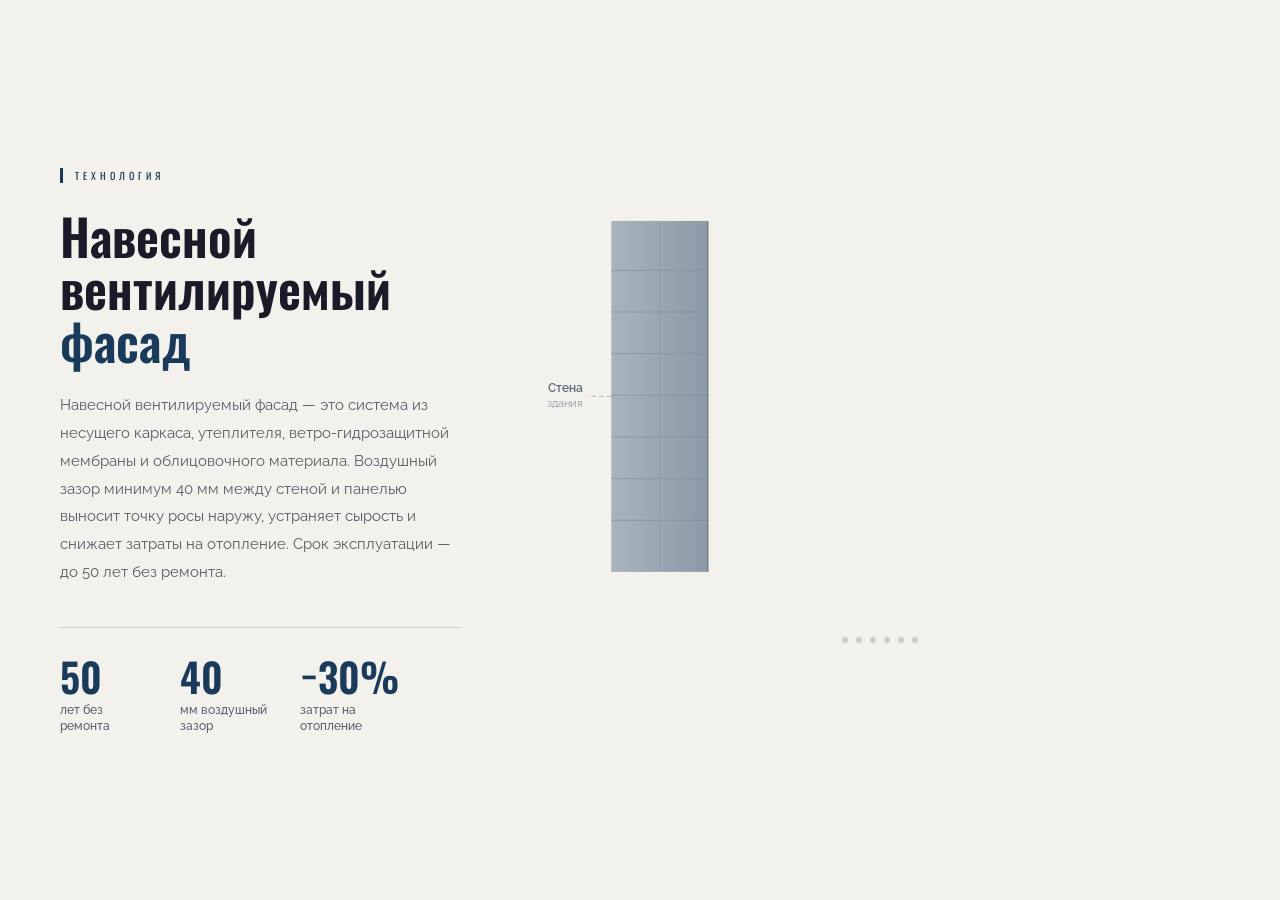
<file: facade-animation.html>
<!DOCTYPE html>
<html lang="ru">
<head>
<meta charset="UTF-8">
<meta name="viewport" content="width=device-width, initial-scale=1.0">
<title>Вентилируемый фасад — ООО СТРОНГ</title>
<link href="https://fonts.googleapis.com/css2?family=Oswald:wght@300;400;600&family=Raleway:wght@300;400;500;600&display=swap" rel="stylesheet">
<style>
* { margin: 0; padding: 0; box-sizing: border-box; }
:root {
  --bg: #F3F1EC;
  --accent: #1A3A5C;
  --text-dark: #1A1A28;
  --text-mid: #5A5A6A;
}
body {
  background: var(--bg);
  min-height: 100vh;
  font-family: 'Raleway', sans-serif;
  display: flex;
  align-items: center;
  justify-content: center;
  padding: 60px 40px;
}
.section {
  max-width: 1160px;
  width: 100%;
  display: grid;
  grid-template-columns: 400px 1fr;
  gap: 80px;
  align-items: center;
}
.tag {
  display: inline-block;
  font-family: 'Oswald', sans-serif;
  font-size: 10px;
  font-weight: 400;
  letter-spacing: 4px;
  text-transform: uppercase;
  color: var(--accent);
  border-left: 3px solid var(--accent);
  padding-left: 12px;
  margin-bottom: 26px;
}
h2 {
  font-family: 'Oswald', sans-serif;
  font-size: 50px;
  font-weight: 600;
  line-height: 1.05;
  color: var(--text-dark);
  margin-bottom: 26px;
}
h2 em { color: var(--accent); font-style: normal; }
.body {
  font-size: 15px;
  line-height: 1.85;
  color: var(--text-mid);
  margin-bottom: 40px;
}
.stats {
  display: flex;
  gap: 32px;
  border-top: 1px solid rgba(26,58,92,0.18);
  padding-top: 28px;
}
.stat-n {
  font-family: 'Oswald', sans-serif;
  font-size: 40px;
  font-weight: 600;
  color: var(--accent);
  line-height: 1;
  display: block;
}
.stat-l {
  font-size: 11.5px;
  color: var(--text-mid);
  font-weight: 500;
  line-height: 1.45;
  display: block;
  margin-top: 6px;
  max-width: 88px;
}
.diagram-col {
  display: flex;
  flex-direction: column;
  align-items: center;
}
svg#d {
  width: 100%;
  max-width: 680px;
  height: auto;
  overflow: visible;
}
.lg { opacity: 0; will-change: opacity, transform; }
.steps {
  display: flex;
  gap: 8px;
  margin-top: 16px;
}
.dot {
  width: 6px; height: 6px;
  border-radius: 50%;
  background: rgba(26,58,92,0.2);
  transition: background 0.4s;
}
.dot.active { background: var(--accent); }
.replay-area {
  height: 48px;
  display: flex;
  align-items: center;
  justify-content: center;
  margin-top: 10px;
}
#btn {
  background: transparent;
  border: 1.5px solid var(--accent);
  color: var(--accent);
  padding: 9px 26px;
  font-family: 'Raleway', sans-serif;
  font-size: 11px;
  font-weight: 600;
  letter-spacing: 2px;
  text-transform: uppercase;
  cursor: pointer;
  border-radius: 2px;
  opacity: 0;
  transition: opacity 0.4s, background 0.2s, color 0.2s;
}
#btn:hover { background: var(--accent); color: white; }
#btn.on { opacity: 1; }
@media (max-width: 880px) {
  .section { grid-template-columns: 1fr; gap: 44px; }
  h2 { font-size: 36px; }
}
</style>
</head>
<body>
<div class="section">

  <!-- TEXT -->
  <div>
    <div class="tag">Технология</div>
    <h2>Навесной<br>вентилируемый<br><em>фасад</em></h2>
    <p class="body">
      Навесной вентилируемый фасад — это система из несущего каркаса, утеплителя, ветро-гидрозащитной мембраны и облицовочного материала. Воздушный зазор минимум 40 мм между стеной и панелью выносит точку росы наружу, устраняет сырость и снижает затраты на отопление. Срок эксплуатации — до 50 лет без ремонта.
    </p>
    <div class="stats">
      <div><span class="stat-n">50</span><span class="stat-l">лет без ремонта</span></div>
      <div><span class="stat-n">40</span><span class="stat-l">мм воздушный зазор</span></div>
      <div><span class="stat-n">−30%</span><span class="stat-l">затрат на отопление</span></div>
    </div>
  </div>

  <!-- DIAGRAM -->
  <div class="diagram-col">
    <svg id="d" viewBox="-55 10 620 385" xmlns="http://www.w3.org/2000/svg">
      <defs>
        <linearGradient id="wg" x1="0" y1="0" x2="1" y2="0">
          <stop offset="0%" stop-color="#A8B4BC"/><stop offset="100%" stop-color="#8C9AA8"/>
        </linearGradient>
        <linearGradient id="mg" x1="0" y1="0" x2="1" y2="0">
          <stop offset="0%" stop-color="#B0BCC8"/><stop offset="55%" stop-color="#D8E4EC"/><stop offset="100%" stop-color="#B0BCC8"/>
        </linearGradient>
        <linearGradient id="cg" x1="0" y1="0" x2="1" y2="0">
          <stop offset="0%" stop-color="#1E2E3C"/><stop offset="40%" stop-color="#2A3C4E"/><stop offset="100%" stop-color="#1C2C3A"/>
        </linearGradient>
        <linearGradient id="ig" x1="0" y1="0" x2="1" y2="0">
          <stop offset="0%" stop-color="#E09020"/><stop offset="100%" stop-color="#F0A830"/>
        </linearGradient>
        <pattern id="ip" x="0" y="0" width="18" height="18" patternUnits="userSpaceOnUse">
          <line x1="0" y1="18" x2="18" y2="0" stroke="#C87818" stroke-width="1.2" opacity="0.35"/>
        </pattern>
      </defs>

      <!-- WALL (always visible) -->
      <rect x="10" y="30" width="88" height="320" fill="url(#wg)"/>
      <line x1="10" y1="75"  x2="98" y2="75"  stroke="#7A8A98" stroke-width="0.8" opacity="0.6"/>
      <line x1="10" y1="113" x2="98" y2="113" stroke="#7A8A98" stroke-width="0.8" opacity="0.6"/>
      <line x1="10" y1="151" x2="98" y2="151" stroke="#7A8A98" stroke-width="0.8" opacity="0.6"/>
      <line x1="10" y1="189" x2="98" y2="189" stroke="#7A8A98" stroke-width="0.8" opacity="0.6"/>
      <line x1="10" y1="227" x2="98" y2="227" stroke="#7A8A98" stroke-width="0.8" opacity="0.6"/>
      <line x1="10" y1="265" x2="98" y2="265" stroke="#7A8A98" stroke-width="0.8" opacity="0.6"/>
      <line x1="10" y1="303" x2="98" y2="303" stroke="#7A8A98" stroke-width="0.8" opacity="0.6"/>
      <line x1="54" y1="30"  x2="54" y2="350" stroke="#7A8A98" stroke-width="0.8" opacity="0.3"/>
      <line x1="98" y1="30"  x2="98" y2="350" stroke="#6A7A88" stroke-width="1.2"/>
      <!-- Wall label -->
      <line x1="10" y1="190" x2="-12" y2="190" stroke="#9EAAB4" stroke-width="0.8" stroke-dasharray="4,3"/>
      <text x="-16" y="186" text-anchor="end" font-family="Raleway,sans-serif" font-size="11" fill="#5A6A7A" font-weight="600">Стена</text>
      <text x="-16" y="200" text-anchor="end" font-family="Raleway,sans-serif" font-size="10" fill="#8A9AAA">здания</text>

      <!-- ANCHORS -->
      <g id="g-anchor" class="lg">
        <circle cx="72" cy="94"  r="5.5" fill="#2C3C4A" stroke="#F3F1EC" stroke-width="1.5"/>
        <circle cx="72" cy="190" r="5.5" fill="#2C3C4A" stroke="#F3F1EC" stroke-width="1.5"/>
        <circle cx="72" cy="286" r="5.5" fill="#2C3C4A" stroke="#F3F1EC" stroke-width="1.5"/>
        <line x1="98" y1="94"  x2="66" y2="94"  stroke="#2C3C4A" stroke-width="2"/>
        <line x1="98" y1="190" x2="66" y2="190" stroke="#2C3C4A" stroke-width="2"/>
        <line x1="98" y1="286" x2="66" y2="286" stroke="#2C3C4A" stroke-width="2"/>
      </g>

      <!-- BRACKETS -->
      <g id="g-bracket" class="lg">
        <rect x="98" y="86"  width="5" height="10" fill="#F0A030"/>
        <rect x="98" y="182" width="5" height="10" fill="#F0A030"/>
        <rect x="98" y="278" width="5" height="10" fill="#F0A030"/>
        <rect x="98" y="86"  width="32" height="10" fill="#4A5A6A"/>
        <rect x="98" y="86"  width="10" height="52" fill="#4A5A6A"/>
        <rect x="98" y="182" width="32" height="10" fill="#4A5A6A"/>
        <rect x="98" y="182" width="10" height="52" fill="#4A5A6A"/>
        <rect x="98" y="278" width="32" height="10" fill="#4A5A6A"/>
        <rect x="98" y="278" width="10" height="52" fill="#4A5A6A"/>
        <rect x="98" y="86"  width="32" height="2" fill="white" opacity="0.12"/>
        <rect x="98" y="182" width="32" height="2" fill="white" opacity="0.12"/>
        <rect x="98" y="278" width="32" height="2" fill="white" opacity="0.12"/>
      </g>

      <!-- INSULATION -->
      <g id="g-insul" class="lg">
        <rect x="98" y="30" width="65" height="320" fill="url(#ig)"/>
        <rect x="98" y="30" width="65" height="320" fill="url(#ip)"/>
        <rect x="98" y="30" width="4"  height="320" fill="#C07010" opacity="0.4"/>
      </g>

      <!-- MEMBRANE -->
      <g id="g-mem" class="lg">
        <rect x="163" y="30" width="10" height="320" fill="url(#mg)"/>
        <rect x="165" y="30" width="4"  height="320" fill="white" opacity="0.25"/>
      </g>

      <!-- RAIL -->
      <g id="g-rail" class="lg">
        <rect x="173" y="30" width="9" height="320" fill="#6A7880"/>
        <rect x="175" y="30" width="5" height="320" fill="#7A8890" opacity="0.55"/>
        <rect x="170" y="84"  width="14" height="14" fill="#58686E"/>
        <rect x="170" y="180" width="14" height="14" fill="#58686E"/>
        <rect x="170" y="276" width="14" height="14" fill="#58686E"/>
        <circle cx="177" cy="91"  r="2.5" fill="#3A4A58"/>
        <circle cx="177" cy="187" r="2.5" fill="#3A4A58"/>
        <circle cx="177" cy="283" r="2.5" fill="#3A4A58"/>
      </g>

      <!-- AIR GAP -->
      <g id="g-gap" class="lg">
        <line x1="185" y1="30"  x2="185" y2="350" stroke="#A8B8C8" stroke-width="0.8" stroke-dasharray="5,4"/>
        <line x1="223" y1="30"  x2="223" y2="350" stroke="#A8B8C8" stroke-width="0.8" stroke-dasharray="5,4"/>
        <line x1="188" y1="190" x2="220" y2="190" stroke="#1A3A5C" stroke-width="1.5"/>
        <polygon points="188,187 188,193 182,190" fill="#1A3A5C"/>
        <polygon points="220,187 220,193 226,190" fill="#1A3A5C"/>
        <text x="204" y="184" text-anchor="middle" font-family="Oswald,sans-serif" font-size="12" fill="#1A3A5C" font-weight="600">40мм</text>
        <path d="M204 240 L204 265" stroke="#A8B8C8" stroke-width="1.5" stroke-linecap="round"/>
        <path d="M200 262 L204 269 L208 262" stroke="#A8B8C8" stroke-width="1.5" fill="none" stroke-linecap="round" stroke-linejoin="round"/>
        <path d="M204 148 L204 123" stroke="#A8B8C8" stroke-width="1.5" stroke-linecap="round"/>
        <path d="M200 126 L204 119 L208 126" stroke="#A8B8C8" stroke-width="1.5" fill="none" stroke-linecap="round" stroke-linejoin="round"/>
      </g>

      <!-- CLADDING -->
      <g id="g-clad" class="lg">
        <rect x="225" y="30"  width="54" height="100" fill="url(#cg)"/>
        <rect x="225" y="131" width="54" height="3"   fill="#F3F1EC" opacity="0.65"/>
        <rect x="225" y="134" width="54" height="100" fill="url(#cg)"/>
        <rect x="225" y="235" width="54" height="3"   fill="#F3F1EC" opacity="0.65"/>
        <rect x="225" y="238" width="54" height="112" fill="url(#cg)"/>
        <rect x="225" y="30"  width="14" height="320" fill="white" opacity="0.04"/>
        <line x1="278" y1="30" x2="278" y2="350" stroke="#3A4A58" stroke-width="1.2"/>
        <rect x="222" y="129" width="7" height="8" fill="#5A6878" rx="1"/>
        <rect x="222" y="233" width="7" height="8" fill="#5A6878" rx="1"/>
      </g>

      <!-- LABELS -->
      <g id="lbl-br" class="lg">
        <line x1="115" y1="86" x2="295" y2="56" stroke="#4A5A68" stroke-width="0.8" stroke-dasharray="3,3" opacity="0.6"/>
        <circle cx="295" cy="56" r="2.5" fill="#4A5A68"/>
        <text x="302" y="53" font-family="Raleway,sans-serif" font-size="11.5" fill="#2A3A48" font-weight="600">Кронштейн</text>
        <text x="302" y="67" font-family="Raleway,sans-serif" font-size="10" fill="#7A8A9A">+ анкерный дюбель</text>
        <text x="302" y="80" font-family="Raleway,sans-serif" font-size="10" fill="#7A8A9A">+ терм. прокладка</text>
      </g>
      <g id="lbl-in" class="lg">
        <line x1="163" y1="115" x2="295" y2="120" stroke="#F0A030" stroke-width="0.8" stroke-dasharray="3,3" opacity="0.8"/>
        <circle cx="295" cy="120" r="2.5" fill="#F0A030"/>
        <text x="302" y="117" font-family="Raleway,sans-serif" font-size="11.5" fill="#2A3A48" font-weight="600">Утеплитель</text>
        <text x="302" y="131" font-family="Raleway,sans-serif" font-size="10" fill="#7A8A9A">минеральная вата</text>
      </g>
      <g id="lbl-me" class="lg">
        <line x1="173" y1="168" x2="295" y2="175" stroke="#B0BCC8" stroke-width="0.8" stroke-dasharray="3,3" opacity="0.8"/>
        <circle cx="295" cy="175" r="2.5" fill="#B0BCC8"/>
        <text x="302" y="172" font-family="Raleway,sans-serif" font-size="11.5" fill="#2A3A48" font-weight="600">Мембрана</text>
        <text x="302" y="186" font-family="Raleway,sans-serif" font-size="10" fill="#7A8A9A">ветро-гидрозащитная</text>
      </g>
      <g id="lbl-ra" class="lg">
        <line x1="182" y1="222" x2="295" y2="232" stroke="#6A7880" stroke-width="0.8" stroke-dasharray="3,3" opacity="0.8"/>
        <circle cx="295" cy="232" r="2.5" fill="#6A7880"/>
        <text x="302" y="229" font-family="Raleway,sans-serif" font-size="11.5" fill="#2A3A48" font-weight="600">Направляющая</text>
        <text x="302" y="243" font-family="Raleway,sans-serif" font-size="10" fill="#7A8A9A">вертикальный профиль</text>
      </g>
      <g id="lbl-ga" class="lg">
        <line x1="204" y1="280" x2="295" y2="287" stroke="#A8B8C8" stroke-width="0.8" stroke-dasharray="3,3" opacity="0.8"/>
        <circle cx="295" cy="287" r="2.5" fill="#A8B8C8"/>
        <text x="302" y="284" font-family="Raleway,sans-serif" font-size="11.5" fill="#2A3A48" font-weight="600">Воздушный зазор</text>
        <text x="302" y="298" font-family="Raleway,sans-serif" font-size="10" fill="#7A8A9A">минимум 40 мм</text>
      </g>
      <g id="lbl-cl" class="lg">
        <line x1="252" y1="333" x2="295" y2="338" stroke="#2A3A48" stroke-width="0.8" stroke-dasharray="3,3" opacity="0.8"/>
        <circle cx="295" cy="338" r="2.5" fill="#2A3A48"/>
        <text x="302" y="335" font-family="Raleway,sans-serif" font-size="11.5" fill="#2A3A48" font-weight="600">Облицовочная панель</text>
        <text x="302" y="349" font-family="Raleway,sans-serif" font-size="10" fill="#7A8A9A">керамогранит / АКП / камень</text>
      </g>
      <g id="lbl-dim" class="lg">
        <line x1="10" y1="360" x2="278" y2="360" stroke="#1A3A5C" stroke-width="0.8" opacity="0.3"/>
        <polygon points="10,357 10,363 5,360"    fill="#1A3A5C" opacity="0.3"/>
        <polygon points="278,357 278,363 283,360" fill="#1A3A5C" opacity="0.3"/>
        <text x="144" y="374" text-anchor="middle" font-family="Oswald,sans-serif" font-size="10" fill="#1A3A5C" opacity="0.4" letter-spacing="1px">ОБЩАЯ ТОЛЩИНА СИСТЕМЫ</text>
      </g>
    </svg>

    <div class="steps">
      <div class="dot" id="d0"></div>
      <div class="dot" id="d1"></div>
      <div class="dot" id="d2"></div>
      <div class="dot" id="d3"></div>
      <div class="dot" id="d4"></div>
      <div class="dot" id="d5"></div>
    </div>
    <div class="replay-area">
      <button id="btn" onclick="run()">↻ Повторить</button>
    </div>
  </div>
</div>

<script>
const SEQ = [
  ['g-anchor',  300,  'layer', -1],
  ['g-bracket', 500,  'layer',  0],
  ['lbl-br',    900,  'label', -1],
  ['g-insul',   1200, 'layer',  1],
  ['lbl-in',    1600, 'label', -1],
  ['g-mem',     2000, 'layer',  2],
  ['lbl-me',    2400, 'label', -1],
  ['g-rail',    2800, 'layer',  3],
  ['lbl-ra',    3200, 'label', -1],
  ['g-gap',     3600, 'layer',  4],
  ['lbl-ga',    4000, 'label', -1],
  ['g-clad',    4400, 'layer',  5],
  ['lbl-cl',    4800, 'label', -1],
  ['lbl-dim',   5200, 'label', -1],
];
let timers = [];
function resetAll() {
  timers.forEach(clearTimeout); timers = [];
  document.querySelectorAll('.lg').forEach(el => {
    el.style.transition = 'none';
    el.style.opacity = '0';
    el.style.transform = 'translateX(120px)';
  });
  document.querySelectorAll('.dot').forEach(d => d.classList.remove('active'));
  document.getElementById('btn').classList.remove('on');
}
function show(id, type, dot) {
  const el = document.getElementById(id);
  if (!el) return;
  el.style.transition = type === 'layer'
    ? 'opacity 0.65s ease, transform 0.8s cubic-bezier(0.22,1,0.36,1)'
    : 'opacity 0.55s ease';
  el.style.opacity = '1';
  el.style.transform = 'translateX(0)';
  if (dot >= 0) { const d = document.getElementById('d'+dot); if(d) d.classList.add('active'); }
}
function run() {
  resetAll();
  const t0 = setTimeout(() => {
    SEQ.forEach(([id, delay, type, dot]) => {
      timers.push(setTimeout(() => show(id, type, dot), delay));
    });
    timers.push(setTimeout(() => document.getElementById('btn').classList.add('on'), 5700));
    timers.push(setTimeout(run, 12000));
  }, 150);
  timers.push(t0);
}
document.addEventListener('DOMContentLoaded', () => {
  document.querySelectorAll('.lg').forEach(el => {
    el.style.opacity = '0';
    el.style.transform = 'translateX(120px)';
  });
  setTimeout(run, 800);
});
</script>
</body>
</html>
</file>
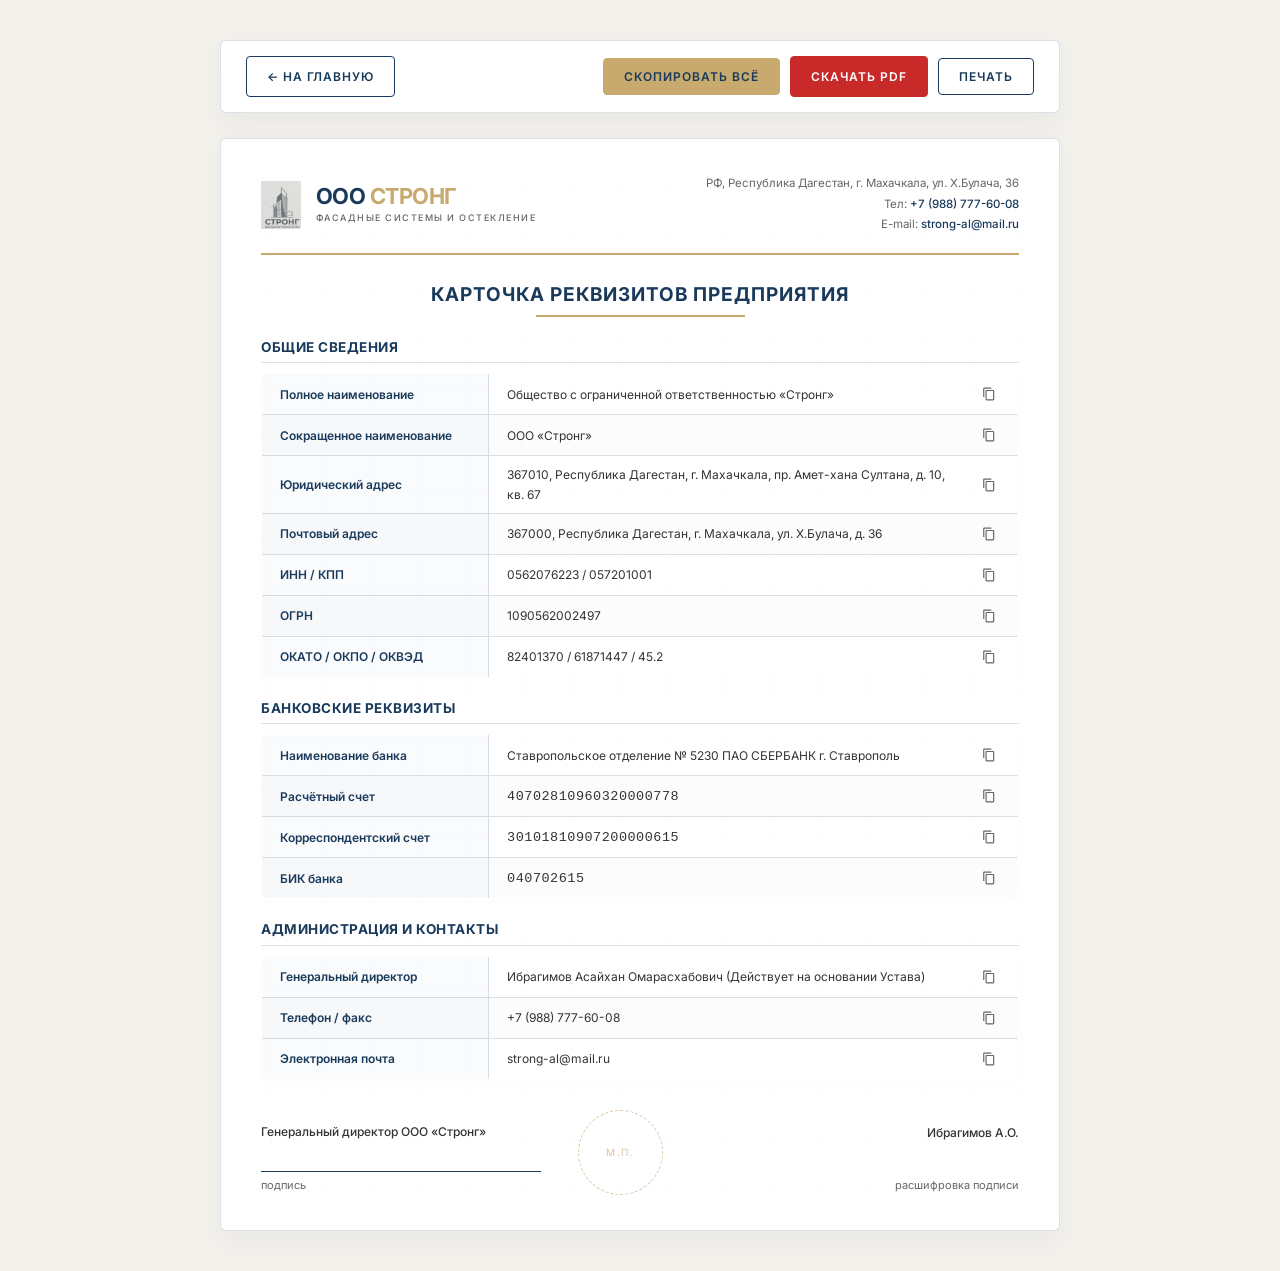
<file: requisites.html>
<!DOCTYPE html>
<html lang="ru">
<head>
  <meta charset="UTF-8">
  <meta name="viewport" content="width=device-width, initial-scale=1.0">
  <title>Реквизиты ООО «СТРОНГ» — Карточка предприятия</title>
  <link rel="preconnect" href="https://fonts.googleapis.com">
  <link rel="preconnect" href="https://fonts.gstatic.com" crossorigin>
  <link href="https://fonts.googleapis.com/css2?family=Inter:wght@400;500;600;700&display=swap" rel="stylesheet">
  <style>
    :root {
      --primary: #1A3A5C;
      --accent: #C8A96E;
      --dark-bg: #0C1420;
      --light-bg: #F3F1EC;
      --white: #ffffff;
      --text: #333333;
      --text-muted: #666666;
      --border: rgba(26, 58, 92, 0.15);
      --shadow: 0 10px 30px rgba(26, 58, 92, 0.05);
      --transition: all 0.3s cubic-bezier(0.25, 1, 0.5, 1);
    }

    * {
      box-sizing: border-box;
      margin: 0;
      padding: 0;
    }

    body {
      font-family: 'Inter', -apple-system, BlinkMacSystemFont, 'Segoe UI', Roboto, sans-serif;
      background-color: var(--light-bg);
      color: var(--text);
      line-height: 1.6;
      padding: 40px 20px;
      display: flex;
      flex-direction: column;
      align-items: center;
      min-height: 100vh;
    }

    /* Actions Bar */
    .actions-bar {
      width: 100%;
      max-width: 840px;
      display: flex;
      justify-content: space-between;
      gap: 15px;
      margin-bottom: 25px;
      background: var(--white);
      padding: 15px 25px;
      border-radius: 6px;
      box-shadow: var(--shadow);
      border: 1px solid var(--border);
    }

    .btn {
      display: inline-flex;
      align-items: center;
      gap: 8px;
      padding: 10px 20px;
      font-family: inherit;
      font-size: 12px;
      font-weight: 600;
      text-transform: uppercase;
      letter-spacing: 1px;
      border-radius: 4px;
      border: 1px solid transparent;
      cursor: pointer;
      text-decoration: none;
      transition: var(--transition);
    }

    .btn-primary {
      background-color: var(--primary);
      color: var(--white);
    }

    .btn-primary:hover {
      background-color: #122942;
      box-shadow: 0 4px 15px rgba(26, 58, 92, 0.15);
    }

    .btn-accent {
      background-color: var(--accent);
      color: var(--primary);
      border-color: var(--accent);
    }

    .btn-accent:hover {
      background-color: #bfa063;
      border-color: #bfa063;
      box-shadow: 0 4px 15px rgba(200, 169, 110, 0.2);
    }

    .btn-outline {
      background-color: transparent;
      border-color: var(--primary);
      color: var(--primary);
    }

    .btn-outline:hover {
      background-color: rgba(26, 58, 92, 0.05);
    }

    /* Card Wrapper */
    .card-container {
      width: 100%;
      max-width: 840px;
      background: var(--white);
      padding: 35px 40px;
      border-radius: 6px;
      box-shadow: var(--shadow);
      border: 1px solid var(--border);
      position: relative;
    }

    /* Watermark background grid */
    .card-container::before {
      content: '';
      position: absolute;
      inset: 0;
      background-image: 
        linear-gradient(90deg, rgba(26, 58, 92, 0.012) 1px, transparent 1px),
        linear-gradient(180deg, rgba(26, 58, 92, 0.012) 1px, transparent 1px);
      background-size: 50px 50px;
      pointer-events: none;
      border-radius: 6px;
    }

    /* Header styling */
    .card-header {
      display: flex;
      justify-content: space-between;
      align-items: center;
      border-bottom: 2px solid var(--accent);
      padding-bottom: 18px;
      margin-bottom: 25px;
      position: relative;
      z-index: 2;
    }

    .logo-block {
      display: flex;
      align-items: center;
      gap: 15px;
    }

    .logo-img {
      height: 48px;
      width: auto;
      object-fit: contain;
    }

    .logo-text-block {
      display: flex;
      flex-direction: column;
    }

    .logo-title {
      font-size: 22px;
      font-weight: 700;
      color: var(--primary);
      line-height: 1.1;
      letter-spacing: -0.5px;
    }

    .logo-title span {
      color: var(--accent);
    }

    .logo-sub {
      font-size: 9px;
      color: var(--text-muted);
      text-transform: uppercase;
      letter-spacing: 1.5px;
      margin-top: 2px;
      font-weight: 500;
    }

    .header-contacts {
      text-align: right;
      font-size: 11.5px;
      color: var(--text-muted);
    }

    .header-contacts p {
      margin-bottom: 2px;
    }

    .header-contacts a {
      color: var(--primary);
      text-decoration: none;
      font-weight: 500;
    }

    .card-title-block {
      margin-bottom: 20px;
      text-align: center;
      position: relative;
      z-index: 2;
    }

    .card-title-block h1 {
      font-size: 19px;
      font-weight: 700;
      color: var(--primary);
      text-transform: uppercase;
      letter-spacing: 1px;
      display: inline-block;
      position: relative;
      padding-bottom: 6px;
    }

    .card-title-block h1::after {
      content: '';
      position: absolute;
      bottom: 0;
      left: 25%;
      width: 50%;
      height: 2px;
      background-color: var(--accent);
    }

    /* Sections styling */
    .section-title {
      font-size: 13.5px;
      font-weight: 700;
      color: var(--primary);
      text-transform: uppercase;
      letter-spacing: 0.5px;
      margin-top: 20px;
      margin-bottom: 10px;
      border-bottom: 1px solid var(--border);
      padding-bottom: 4px;
      position: relative;
      z-index: 2;
    }

    .grid-table {
      width: 100% !important;
      border-collapse: collapse !important;
      border: 1px solid var(--border) !important;
      border-radius: 4px !important;
      overflow: hidden !important;
      box-shadow: 0 2px 8px rgba(0, 0, 0, 0.01);
      position: relative;
      z-index: 2;
      margin-bottom: 20px;
    }

    .row {
      border-bottom: 1px solid var(--border) !important;
    }

    .row:last-child {
      border-bottom: none !important;
    }

    .row:nth-child(even) {
      background-color: rgba(26, 58, 92, 0.01);
    }

    .label-col {
      width: 30%;
      padding: 9px 18px;
      font-weight: 600;
      font-size: 12px;
      color: var(--primary);
      background-color: rgba(26, 58, 92, 0.02);
      border-right: 1px solid var(--border) !important;
      vertical-align: middle;
      text-align: left;
    }

    .value-col {
      width: 70%;
      padding: 9px 18px;
      font-size: 12px;
      color: #333333;
      vertical-align: middle;
      text-align: left;
    }

    .value-col-content {
      display: flex !important;
      justify-content: space-between !important;
      align-items: center !important;
      gap: 15px !important;
      width: 100% !important;
    }

    .copy-btn {
      background: none;
      border: none;
      cursor: pointer;
      color: var(--text-muted);
      padding: 4px;
      border-radius: 4px;
      display: inline-flex;
      align-items: center;
      justify-content: center;
      transition: var(--transition);
    }

    .copy-btn:hover {
      color: var(--accent);
      background-color: rgba(200, 169, 110, 0.1);
    }

    .copy-btn svg {
      width: 14px;
      height: 14px;
      fill: currentColor;
    }

    /* Signature footer */
    .signature-area {
      margin-top: 30px;
      display: flex;
      justify-content: space-between;
      align-items: flex-end;
      position: relative;
      z-index: 2;
      font-size: 12px;
    }

    .signature-line {
      width: 280px;
      border-bottom: 1px solid var(--primary);
      text-align: center;
      padding-bottom: 5px;
      margin-bottom: 5px;
      color: var(--text-muted);
    }

    .stamp-placeholder {
      width: 85px;
      height: 85px;
      border: 1px dashed var(--accent);
      border-radius: 50%;
      display: flex;
      align-items: center;
      justify-content: center;
      font-size: 10px;
      color: var(--accent);
      text-transform: uppercase;
      letter-spacing: 1.5px;
      margin-right: 40px;
      opacity: 0.65;
    }

    /* Success toast notification */
    .toast {
      position: fixed;
      bottom: 30px;
      background: var(--primary);
      color: var(--white);
      padding: 12px 24px;
      border-radius: 4px;
      font-size: 12.5px;
      font-weight: 600;
      text-transform: uppercase;
      letter-spacing: 1px;
      box-shadow: 0 10px 30px rgba(0, 0, 0, 0.2);
      transform: translateY(100px);
      opacity: 0;
      transition: all 0.4s cubic-bezier(0.175, 0.885, 0.32, 1.275);
      z-index: 9999;
    }

    .toast.show {
      transform: translateY(0);
      opacity: 1;
    }

    /* Print styles */
    @media print {
      @page {
        size: A4;
        margin: 8mm 12mm !important;
      }
      body {
        background-color: var(--white) !important;
        padding: 0 !important;
        margin: 0 !important;
      }
      * {
        -webkit-print-color-adjust: exact !important;
        print-color-adjust: exact !important;
      }
      .actions-bar {
        display: none !important;
      }
      .card-container {
        border: none !important;
        box-shadow: none !important;
        padding: 0px !important;
        margin: 0 !important;
        width: 100% !important;
        max-width: 100% !important;
      }
      .card-container::before {
        display: none !important;
      }
      .copy-btn {
        display: none !important;
      }
      .grid-table {
        border: 1px solid #1A3A5C !important;
        border-collapse: collapse !important;
        margin-bottom: 12px !important;
        page-break-inside: avoid !important;
      }
      .row {
        border-bottom: 1px solid #1A3A5C !important;
        page-break-inside: avoid !important;
      }
      .row:nth-child(even) {
        background-color: rgba(26, 58, 92, 0.01) !important;
      }
      .label-col {
        background-color: rgba(26, 58, 92, 0.02) !important;
        border-right: 1px solid #1A3A5C !important;
        padding: 4px 10px !important;
        font-size: 10px !important;
        width: 30% !important;
      }
      .value-col {
        padding: 4px 10px !important;
        font-size: 10px !important;
        width: 70% !important;
      }
      .section-title {
        border-bottom: 1px solid #C8A96E !important;
        margin-top: 10px !important;
        margin-bottom: 4px !important;
        font-size: 10.5px !important;
      }
      .card-header {
        border-bottom: 2px solid #C8A96E !important;
        margin-bottom: 10px !important;
        padding-bottom: 6px !important;
      }
      .logo-img {
        height: 36px !important;
        width: auto !important;
      }
      .logo-title {
        font-size: 18px !important;
      }
      .logo-sub {
        font-size: 8px !important;
      }
      .header-contacts {
        font-size: 9.5px !important;
      }
      .card-title-block {
        margin-bottom: 8px !important;
      }
      .card-title-block h1 {
        font-size: 14px !important;
        padding-bottom: 3px !important;
      }
      .signature-area {
        margin-top: 15px !important;
        page-break-inside: avoid !important;
      }
      .signature-line {
        width: 220px !important;
      }
      .stamp-placeholder {
        width: 65px !important;
        height: 65px !important;
        font-size: 9px !important;
        margin-right: 20px !important;
      }
    }

    @media screen and (max-width: 768px) {
      body {
        padding: 20px 10px;
      }
      .card-container {
        padding: 25px 15px;
      }
      .row {
        display: block !important;
      }
      .label-col {
        width: 100% !important;
        display: block !important;
        border-right: none !important;
        border-bottom: 1px solid var(--border) !important;
        padding: 8px 12px !important;
      }
      .value-col {
        display: block !important;
        padding: 8px 12px !important;
      }
      .signature-area {
        flex-direction: column;
        align-items: center;
        gap: 25px;
        text-align: center;
      }
      .stamp-placeholder {
        margin-right: 0;
      }
    }
  </style>
</head>
<body>

  <!-- Actions Bar -->
  <div class="actions-bar">
    <a href="index.html" class="btn btn-outline">← На главную</a>
    <div style="display: flex; gap: 10px; align-items: center;">
      <button class="btn btn-accent" id="copy-all-btn">Скопировать всё</button>
      <a href="requisites.pdf" download class="btn btn-primary" style="background-color: #C82A2A; border-color: #C82A2A; color: #ffffff;">Скачать PDF</a>
      <button class="btn btn-outline" onclick="window.print()">Печать</button>
    </div>
  </div>

  <!-- Card Container -->
  <div class="card-container">
    
    <!-- Header -->
    <div class="card-header">
      <div class="logo-block">
        <img src="логотип.png" alt="Логотип СТРОНГ" class="logo-img">
        <div class="logo-text-block">
          <div class="logo-title">ООО <span>СТРОНГ</span></div>
          <div class="logo-sub">Фасадные системы и остекление</div>
        </div>
      </div>
      <div class="header-contacts">
        <p>РФ, Республика Дагестан, г. Махачкала, ул. Х.Булача, 36</p>
        <p>Тел: <a href="tel:+79887776008">+7 (988) 777-60-08</a></p>
        <p>E-mail: <a href="mailto:strong-al@mail.ru">strong-al@mail.ru</a></p>
      </div>
    </div>

    <!-- Title -->
    <div class="card-title-block">
      <h1>Карточка реквизитов предприятия</h1>
    </div>

    <!-- Section 1: General Info -->
    <div class="section-title">Общие сведения</div>
    <table class="grid-table">
      <tr class="row">
        <td class="label-col">Полное наименование</td>
        <td class="value-col">
          <div class="value-col-content">
            <span class="text-to-copy">Общество с ограниченной ответственностью «Стронг»</span>
            <button class="copy-btn" title="Копировать" onclick="copyText(this)">
              <svg viewBox="0 0 24 24"><path d="M16 1H4c-1.1 0-2 .9-2 2v14h2V3h12V1zm3 4H8c-1.1 0-2 .9-2 2v14c0 1.1.9 2 2 2h11c1.1 0 2-.9 2-2V7c0-1.1-.9-2-2-2zm0 16H8V7h11v14z"/></svg>
            </button>
          </div>
        </td>
      </tr>
      <tr class="row">
        <td class="label-col">Сокращенное наименование</td>
        <td class="value-col">
          <div class="value-col-content">
            <span class="text-to-copy">ООО «Стронг»</span>
            <button class="copy-btn" title="Копировать" onclick="copyText(this)">
              <svg viewBox="0 0 24 24"><path d="M16 1H4c-1.1 0-2 .9-2 2v14h2V3h12V1zm3 4H8c-1.1 0-2 .9-2 2v14c0 1.1.9 2 2 2h11c1.1 0 2-.9 2-2V7c0-1.1-.9-2-2-2zm0 16H8V7h11v14z"/></svg>
            </button>
          </div>
        </td>
      </tr>
      <tr class="row">
        <td class="label-col">Юридический адрес</td>
        <td class="value-col">
          <div class="value-col-content">
            <span class="text-to-copy">367010, Республика Дагестан, г. Махачкала, пр. Амет-хана Султана, д. 10, кв. 67</span>
            <button class="copy-btn" title="Копировать" onclick="copyText(this)">
              <svg viewBox="0 0 24 24"><path d="M16 1H4c-1.1 0-2 .9-2 2v14h2V3h12V1zm3 4H8c-1.1 0-2 .9-2 2v14c0 1.1.9 2 2 2h11c1.1 0 2-.9 2-2V7c0-1.1-.9-2-2-2zm0 16H8V7h11v14z"/></svg>
            </button>
          </div>
        </td>
      </tr>
      <tr class="row">
        <td class="label-col">Почтовый адрес</td>
        <td class="value-col">
          <div class="value-col-content">
            <span class="text-to-copy">367000, Республика Дагестан, г. Махачкала, ул. Х.Булача, д. 36</span>
            <button class="copy-btn" title="Копировать" onclick="copyText(this)">
              <svg viewBox="0 0 24 24"><path d="M16 1H4c-1.1 0-2 .9-2 2v14h2V3h12V1zm3 4H8c-1.1 0-2 .9-2 2v14c0 1.1.9 2 2 2h11c1.1 0 2-.9 2-2V7c0-1.1-.9-2-2-2zm0 16H8V7h11v14z"/></svg>
            </button>
          </div>
        </td>
      </tr>
      <tr class="row">
        <td class="label-col">ИНН / КПП</td>
        <td class="value-col">
          <div class="value-col-content">
            <span class="text-to-copy">0562076223 / 057201001</span>
            <button class="copy-btn" title="Копировать" onclick="copyText(this)">
              <svg viewBox="0 0 24 24"><path d="M16 1H4c-1.1 0-2 .9-2 2v14h2V3h12V1zm3 4H8c-1.1 0-2 .9-2 2v14c0 1.1.9 2 2 2h11c1.1 0 2-.9 2-2V7c0-1.1-.9-2-2-2zm0 16H8V7h11v14z"/></svg>
            </button>
          </div>
        </td>
      </tr>
      <tr class="row">
        <td class="label-col">ОГРН</td>
        <td class="value-col">
          <div class="value-col-content">
            <span class="text-to-copy">1090562002497</span>
            <button class="copy-btn" title="Копировать" onclick="copyText(this)">
              <svg viewBox="0 0 24 24"><path d="M16 1H4c-1.1 0-2 .9-2 2v14h2V3h12V1zm3 4H8c-1.1 0-2 .9-2 2v14c0 1.1.9 2 2 2h11c1.1 0 2-.9 2-2V7c0-1.1-.9-2-2-2zm0 16H8V7h11v14z"/></svg>
            </button>
          </div>
        </td>
      </tr>
      <tr class="row">
        <td class="label-col">ОКАТО / ОКПО / ОКВЭД</td>
        <td class="value-col">
          <div class="value-col-content">
            <span class="text-to-copy">82401370 / 61871447 / 45.2</span>
            <button class="copy-btn" title="Копировать" onclick="copyText(this)">
              <svg viewBox="0 0 24 24"><path d="M16 1H4c-1.1 0-2 .9-2 2v14h2V3h12V1zm3 4H8c-1.1 0-2 .9-2 2v14c0 1.1.9 2 2 2h11c1.1 0 2-.9 2-2V7c0-1.1-.9-2-2-2zm0 16H8V7h11v14z"/></svg>
            </button>
          </div>
        </td>
      </tr>
    </table>

    <!-- Section 2: Bank Details -->
    <div class="section-title">Банковские реквизиты</div>
    <table class="grid-table">
      <tr class="row">
        <td class="label-col">Наименование банка</td>
        <td class="value-col">
          <div class="value-col-content">
            <span class="text-to-copy">Ставропольское отделение № 5230 ПАО СБЕРБАНК г. Ставрополь</span>
            <button class="copy-btn" title="Копировать" onclick="copyText(this)">
              <svg viewBox="0 0 24 24"><path d="M16 1H4c-1.1 0-2 .9-2 2v14h2V3h12V1zm3 4H8c-1.1 0-2 .9-2 2v14c0 1.1.9 2 2 2h11c1.1 0 2-.9 2-2V7c0-1.1-.9-2-2-2zm0 16H8V7h11v14z"/></svg>
            </button>
          </div>
        </td>
      </tr>
      <tr class="row">
        <td class="label-col">Расчётный счет</td>
        <td class="value-col">
          <div class="value-col-content">
            <span class="text-to-copy" style="font-family: monospace; font-size: 13.5px; font-weight: 500; letter-spacing: 0.5px;">40702810960320000778</span>
            <button class="copy-btn" title="Копировать" onclick="copyText(this)">
              <svg viewBox="0 0 24 24"><path d="M16 1H4c-1.1 0-2 .9-2 2v14h2V3h12V1zm3 4H8c-1.1 0-2 .9-2 2v14c0 1.1.9 2 2 2h11c1.1 0 2-.9 2-2V7c0-1.1-.9-2-2-2zm0 16H8V7h11v14z"/></svg>
            </button>
          </div>
        </td>
      </tr>
      <tr class="row">
        <td class="label-col">Корреспондентский счет</td>
        <td class="value-col">
          <div class="value-col-content">
            <span class="text-to-copy" style="font-family: monospace; font-size: 13.5px; font-weight: 500; letter-spacing: 0.5px;">30101810907200000615</span>
            <button class="copy-btn" title="Копировать" onclick="copyText(this)">
              <svg viewBox="0 0 24 24"><path d="M16 1H4c-1.1 0-2 .9-2 2v14h2V3h12V1zm3 4H8c-1.1 0-2 .9-2 2v14c0 1.1.9 2 2 2h11c1.1 0 2-.9 2-2V7c0-1.1-.9-2-2-2zm0 16H8V7h11v14z"/></svg>
            </button>
          </div>
        </td>
      </tr>
      <tr class="row">
        <td class="label-col">БИК банка</td>
        <td class="value-col">
          <div class="value-col-content">
            <span class="text-to-copy" style="font-family: monospace; font-size: 13.5px; font-weight: 500; letter-spacing: 0.5px;">040702615</span>
            <button class="copy-btn" title="Копировать" onclick="copyText(this)">
              <svg viewBox="0 0 24 24"><path d="M16 1H4c-1.1 0-2 .9-2 2v14h2V3h12V1zm3 4H8c-1.1 0-2 .9-2 2v14c0 1.1.9 2 2 2h11c1.1 0 2-.9 2-2V7c0-1.1-.9-2-2-2zm0 16H8V7h11v14z"/></svg>
            </button>
          </div>
        </td>
      </tr>
    </table>

    <!-- Section 3: Administration & Contacts -->
    <div class="section-title">Администрация и контакты</div>
    <table class="grid-table">
      <tr class="row">
        <td class="label-col">Генеральный директор</td>
        <td class="value-col">
          <div class="value-col-content">
            <span class="text-to-copy">Ибрагимов Асайхан Омарасхабович (Действует на основании Устава)</span>
            <button class="copy-btn" title="Копировать" onclick="copyText(this)">
              <svg viewBox="0 0 24 24"><path d="M16 1H4c-1.1 0-2 .9-2 2v14h2V3h12V1zm3 4H8c-1.1 0-2 .9-2 2v14c0 1.1.9 2 2 2h11c1.1 0 2-.9 2-2V7c0-1.1-.9-2-2-2zm0 16H8V7h11v14z"/></svg>
            </button>
          </div>
        </td>
      </tr>
      <tr class="row">
        <td class="label-col">Телефон / факс</td>
        <td class="value-col">
          <div class="value-col-content">
            <span class="text-to-copy">+7 (988) 777-60-08</span>
            <button class="copy-btn" title="Копировать" onclick="copyText(this)">
              <svg viewBox="0 0 24 24"><path d="M16 1H4c-1.1 0-2 .9-2 2v14h2V3h12V1zm3 4H8c-1.1 0-2 .9-2 2v14c0 1.1.9 2 2 2h11c1.1 0 2-.9 2-2V7c0-1.1-.9-2-2-2zm0 16H8V7h11v14z"/></svg>
            </button>
          </div>
        </td>
      </tr>
      <tr class="row">
        <td class="label-col">Электронная почта</td>
        <td class="value-col">
          <div class="value-col-content">
            <span class="text-to-copy">strong-al@mail.ru</span>
            <button class="copy-btn" title="Копировать" onclick="copyText(this)">
              <svg viewBox="0 0 24 24"><path d="M16 1H4c-1.1 0-2 .9-2 2v14h2V3h12V1zm3 4H8c-1.1 0-2 .9-2 2v14c0 1.1.9 2 2 2h11c1.1 0 2-.9 2-2V7c0-1.1-.9-2-2-2zm0 16H8V7h11v14z"/></svg>
            </button>
          </div>
        </td>
      </tr>
    </table>

    <!-- Signature Block -->
    <div class="signature-area">
      <div>
        <p style="margin-bottom: 25px; font-weight: 500;">Генеральный директор ООО «Стронг»</p>
        <div class="signature-line"></div>
        <p style="font-size: 11px; color: var(--text-muted);">подпись</p>
      </div>
      <div class="stamp-placeholder">М.П.</div>
      <div>
        <p style="margin-bottom: 25px; text-align: right; font-weight: 500;">Ибрагимов А.О.</p>
        <div class="signature-line" style="border-bottom: none;"></div>
        <p style="font-size: 11px; color: var(--text-muted); text-align: right;">расшифровка подписи</p>
      </div>
    </div>

  </div>

  <!-- Toast Message -->
  <div id="toast" class="toast">Скопировано в буфер обмена</div>

  <script>
    function showToast(message) {
      const toast = document.getElementById('toast');
      toast.innerText = message || 'Скопировано в буфер обмена';
      toast.classList.add('show');
      setTimeout(() => {
        toast.classList.remove('show');
      }, 2500);
    }

    function copyText(btn) {
      const container = btn.closest('.value-col');
      const textSpan = container.querySelector('.text-to-copy');
      const text = textSpan.innerText;
      
      navigator.clipboard.writeText(text).then(() => {
        showToast('Значение скопировано');
      }).catch(err => {
        console.error('Ошибка копирования: ', err);
      });
    }

    document.getElementById('copy-all-btn').addEventListener('click', () => {
      const requisites = [
        "ООО «СТРОНГ» — Карточка предприятия",
        "------------------------------------",
        "Полное наименование: Общество с ограниченной ответственностью «Стронг»",
        "Сокращенное наименование: ООО «Стронг»",
        "Юридический адрес: 367010, Республика Дагестан, г. Махачкала, пр. Амет-хана Султана, д. 10, кв. 67",
        "Почтовый адрес: 367000, Республика Дагестан, г. Махачкала, ул. Х.Булача, д. 36",
        "ИНН: 0562076223",
        "КПП: 057201001",
        "ОГРН: 1090562002497",
        "ОКАТО: 82401370",
        "ОКПО: 61871447",
        "ОКВЭД: 45.2",
        "",
        "Банковские реквизиты:",
        "Банк: Ставропольское отделение № 5230 ПАО СБЕРБАНК г. Ставрополь",
        "Расчётный счет: 40702810960320000778",
        "Корреспондентский счет: 30101810907200000615",
        "БИК банка: 040702615",
        "",
        "Генеральный директор: Ибрагимов Асайхан Омарасхабович",
        "Контакты: Тел: +7 (988) 777-60-08, E-mail: strong-al@mail.ru"
      ].join("\n");

      navigator.clipboard.writeText(requisites).then(() => {
        showToast('Все реквизиты скопированы текстом');
      }).catch(err => {
        console.error('Ошибка копирования: ', err);
      });
    });
  </script>
</body>
</html>
</file>
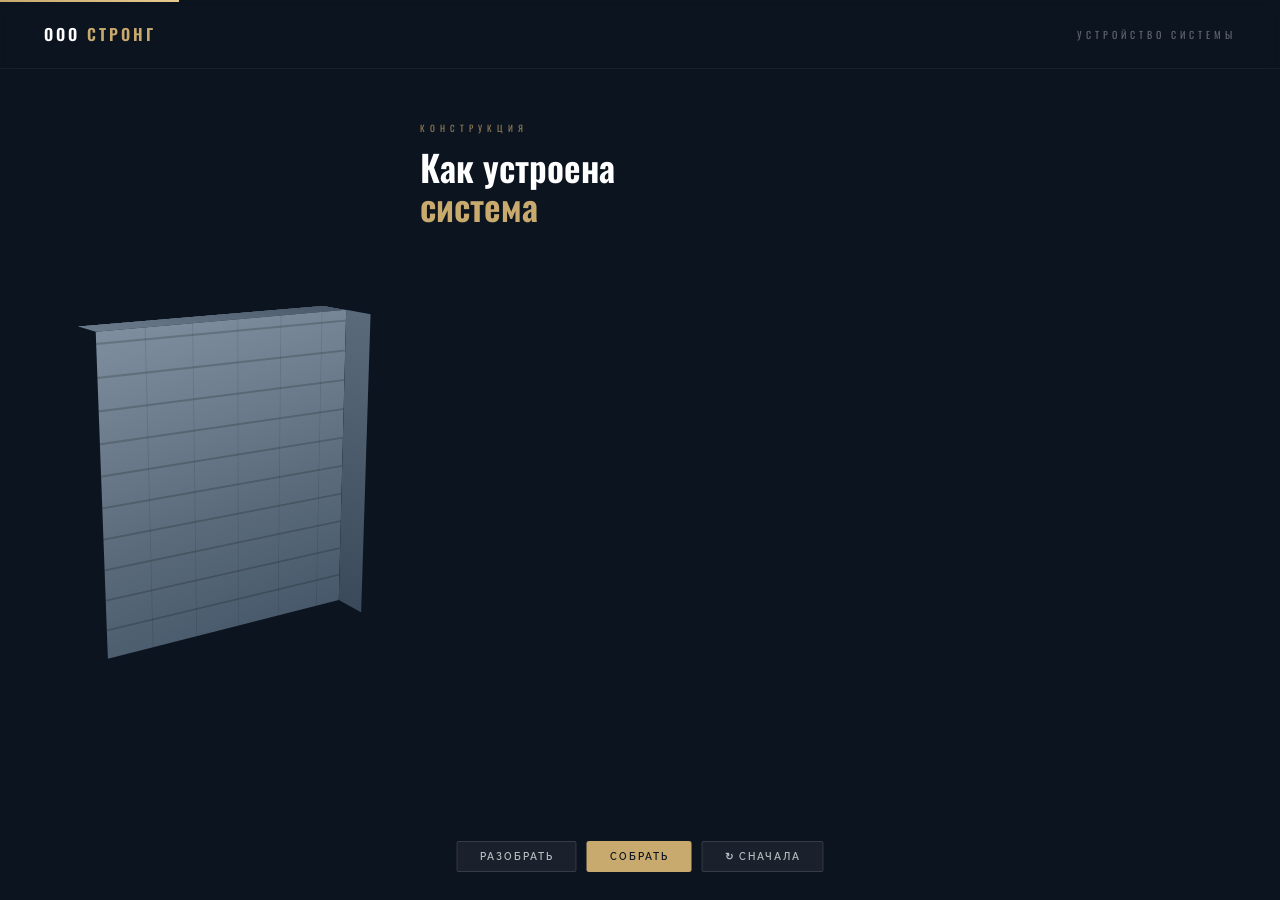
<file: system-assembly.html>
<!DOCTYPE html>
<html lang="ru">
<head>
<meta charset="UTF-8">
<meta name="viewport" content="width=device-width, initial-scale=1.0">
<title>Устройство системы — ООО СТРОНГ</title>
<link href="https://fonts.googleapis.com/css2?family=Oswald:wght@300;400;600&family=Raleway:wght@300;400;500;600&display=swap" rel="stylesheet">
<style>
* { margin: 0; padding: 0; box-sizing: border-box; }
:root {
  --bg: #0C1420;
  --gold: #C8A96E;
  --blue: #1A3A5C;
}
body {
  background: var(--bg);
  min-height: 100vh;
  font-family: 'Raleway', sans-serif;
  display: flex;
  flex-direction: column;
  align-items: center;
  justify-content: center;
  overflow: hidden;
  padding: 20px;
}

/* HEADER */
.hdr {
  position: fixed;
  top: 0; left: 0; right: 0;
  padding: 22px 44px;
  display: flex;
  align-items: center;
  justify-content: space-between;
  z-index: 10;
  border-bottom: 1px solid rgba(255,255,255,0.05);
  background: rgba(12,20,32,0.85);
  backdrop-filter: blur(8px);
}
.hdr-logo {
  font-family: 'Oswald', sans-serif;
  font-size: 16px;
  font-weight: 600;
  color: white;
  letter-spacing: 3px;
}
.hdr-logo span { color: var(--gold); }
.hdr-title {
  font-family: 'Oswald', sans-serif;
  font-size: 10px;
  letter-spacing: 4px;
  text-transform: uppercase;
  color: rgba(255,255,255,0.35);
}
.progress-bar {
  position: fixed;
  top: 0; left: 0;
  height: 2px;
  background: linear-gradient(90deg, var(--gold), #E8C98E);
  width: 0%;
  transition: width 0.4s ease;
  z-index: 20;
}

/* MAIN LAYOUT */
.main {
  display: flex;
  align-items: center;
  gap: 50px;
  margin-top: 60px;
  max-width: 1100px;
  width: 100%;
}

/* 3D SCENE */
.scene-wrap {
  perspective: 1100px;
  perspective-origin: 55% 48%;
  flex-shrink: 0;
}
.system {
  width: 280px;
  height: 320px;
  position: relative;
  transform-style: preserve-3d;
  transform: rotateX(-16deg) rotateY(32deg);
}

/* Layers */
.lyr {
  position: absolute;
  width: 280px;
  height: 320px;
  border-radius: 1px;
  transform-style: preserve-3d;
  transition: transform 1s cubic-bezier(0.22,1,0.36,1), opacity 0.7s ease;
  opacity: 0;
  cursor: pointer;
}
.lyr.active-hl { filter: drop-shadow(0 0 18px rgba(200,169,110,0.7)); }

/* Front face = the div itself */
/* Top face = ::before  */
/* Right face = ::after */
.lyr::before {
  content: '';
  position: absolute;
  width: 100%;
  left: 0; top: 0;
  transform-origin: top center;
  transform: rotateX(-90deg) translateZ(0);
  height: var(--depth, 18px);
}
.lyr::after {
  content: '';
  position: absolute;
  right: 0; top: 0;
  height: 100%;
  transform-origin: right center;
  transform: rotateY(90deg) translateZ(0);
  width: var(--depth, 18px);
}

/* WALL */
.l-wall {
  --depth: 40px;
  background: linear-gradient(170deg, #7E8E9E 0%, #5A6A7A 60%, #46586A 100%);
}
.l-wall::before {
  background: linear-gradient(90deg, #6A7A8A 0%, #4A5A6A 100%);
  height: 40px;
}
.l-wall::after {
  background: linear-gradient(180deg, #5A6A7A 0%, #3A4A5A 100%);
  width: 40px;
}
/* Brick pattern */
.l-wall .fx {
  position: absolute;
  inset: 0;
  background-image:
    repeating-linear-gradient(0deg, transparent 0px, transparent 29px, rgba(0,0,0,0.18) 29px, rgba(0,0,0,0.18) 31px),
    repeating-linear-gradient(90deg, transparent 0px, transparent 49px, rgba(0,0,0,0.1) 49px, rgba(0,0,0,0.1) 50px);
  pointer-events: none;
}

/* BRACKET */
.l-bracket {
  --depth: 4px;
  background: linear-gradient(160deg, #3E5060 0%, #2A3A48 100%);
}
.l-bracket::before { background: #202E3A; height: 4px; }
.l-bracket::after  { background: #182630; width: 4px; }
.l-bracket .fx {
  position: absolute; inset: 0;
  background-image: repeating-linear-gradient(90deg, rgba(200,169,110,0.12), rgba(200,169,110,0.12) 1px, transparent 1px, transparent 48px);
}

/* THERMAL PAD */
.l-pad {
  --depth: 3px;
  height: 60px !important;
  top: 130px;
  background: linear-gradient(160deg, #C85430 0%, #A03820 100%);
  width: 50px !important;
}
.l-pad::before { background: #8A2010; height: 3px; }
.l-pad::after  { background: #7A1808; width: 3px; }

/* INSULATION */
.l-insul {
  --depth: 28px;
  background: linear-gradient(160deg, #F0A830 0%, #D08820 70%, #B07010 100%);
}
.l-insul::before { background: #C07818; height: 28px; }
.l-insul::after  { background: #A06010; width: 28px; }
.l-insul .fx {
  position: absolute; inset: 0;
  background-image:
    repeating-linear-gradient(45deg, rgba(255,255,255,0.06), rgba(255,255,255,0.06) 7px, transparent 7px, transparent 14px),
    repeating-linear-gradient(-45deg, rgba(255,255,255,0.06), rgba(255,255,255,0.06) 7px, transparent 7px, transparent 14px);
}

/* MEMBRANE */
.l-mem {
  --depth: 2px;
  background: linear-gradient(160deg, rgba(180,205,225,0.75) 0%, rgba(150,180,205,0.65) 100%);
  border: 1px solid rgba(200,220,240,0.4);
}
.l-mem::before { background: rgba(140,170,195,0.6); height: 2px; }
.l-mem::after  { background: rgba(120,155,180,0.5); width: 2px; }
.l-mem .fx {
  position: absolute; inset: 0;
  background: linear-gradient(100deg, rgba(255,255,255,0.15) 0%, transparent 60%);
}

/* RAIL */
.l-rail {
  --depth: 5px;
  width: 12px !important;
  background: linear-gradient(160deg, #6A7880 0%, #4A5860 100%);
}
.l-rail::before { background: #3A4850; height: 5px; }
.l-rail::after  { background: #2A3840; width: 5px; }

/* AIR GAP */
.l-gap {
  --depth: 2px;
  background: transparent;
  border: 1px dashed rgba(74,140,200,0.4);
  box-sizing: border-box;
}
.l-gap::before { background: rgba(74,140,200,0.15); height: 2px; }
.l-gap::after  { background: rgba(74,140,200,0.1); width: 2px; }
.l-gap .fx {
  position: absolute; inset: 0;
  background: rgba(74,140,200,0.04);
}
/* Air flow arrows */
.l-gap .arrows {
  position: absolute;
  inset: 0;
  display: flex;
  flex-direction: column;
  justify-content: space-around;
  align-items: center;
  pointer-events: none;
}
.arrow-up {
  width: 0; height: 0;
  border-left: 5px solid transparent;
  border-right: 5px solid transparent;
  border-bottom: 8px solid rgba(74,140,200,0.4);
  animation: floatUp 1.8s ease-in-out infinite;
}
.arrow-up:nth-child(2) { animation-delay: 0.6s; }
.arrow-up:nth-child(3) { animation-delay: 1.2s; }
@keyframes floatUp {
  0%   { opacity: 0; transform: translateY(20px); }
  50%  { opacity: 1; }
  100% { opacity: 0; transform: translateY(-20px); }
}

/* CLADDING */
.l-clad {
  --depth: 8px;
  background: linear-gradient(170deg, #2A3A4C 0%, #18283A 50%, #0E1E2C 100%);
  box-shadow: 0 0 0 1px rgba(255,255,255,0.06);
}
.l-clad::before { background: #0A1824; height: 8px; }
.l-clad::after  { background: #060E18; width: 8px; }
.l-clad .fx {
  position: absolute; inset: 0;
  background-image:
    repeating-linear-gradient(0deg, transparent, transparent 39px, rgba(255,255,255,0.04) 39px, rgba(255,255,255,0.04) 41px),
    repeating-linear-gradient(90deg, transparent, transparent 59px, rgba(255,255,255,0.04) 59px, rgba(255,255,255,0.04) 61px);
}
.l-clad .shine {
  position: absolute; inset: 0;
  background: linear-gradient(120deg, rgba(255,255,255,0.07) 0%, transparent 50%);
}

/* GAP LABEL (40mm indicator) */
.gap-label {
  position: absolute;
  right: -70px;
  top: 50%;
  transform: translateY(-50%);
  font-family: 'Oswald', sans-serif;
  font-size: 11px;
  color: rgba(74,140,200,0.8);
  letter-spacing: 1px;
  white-space: nowrap;
  opacity: 0;
  transition: opacity 0.5s;
  pointer-events: none;
}
.l-gap.lyr.assembled .gap-label { opacity: 1; }

/* ===================== LABELS PANEL ===================== */
.labels-col {
  flex: 1;
  max-width: 420px;
}
.sec-tag {
  font-family: 'Oswald', sans-serif;
  font-size: 9px;
  letter-spacing: 5px;
  color: var(--gold);
  text-transform: uppercase;
  margin-bottom: 12px;
  opacity: 0.7;
}
.sec-title {
  font-family: 'Oswald', sans-serif;
  font-size: 36px;
  font-weight: 600;
  color: white;
  line-height: 1.1;
  margin-bottom: 28px;
}
.sec-title span { color: var(--gold); }

.step-list { display: flex; flex-direction: column; }
.step {
  display: flex;
  gap: 14px;
  padding: 11px 0;
  border-bottom: 1px solid rgba(255,255,255,0.05);
  opacity: 0;
  transform: translateX(24px);
  transition: opacity 0.5s ease, transform 0.5s ease, background 0.2s;
  cursor: pointer;
  border-radius: 2px;
  padding-left: 4px;
  padding-right: 4px;
}
.step.show { opacity: 1; transform: translateX(0); }
.step:hover { background: rgba(255,255,255,0.03); }
.step.hl { background: rgba(200,169,110,0.07); }

.step-n {
  font-family: 'Oswald', sans-serif;
  font-size: 10px;
  color: rgba(200,169,110,0.5);
  letter-spacing: 1px;
  min-width: 22px;
  padding-top: 2px;
}
.step-dot {
  width: 9px; height: 9px;
  border-radius: 50%;
  flex-shrink: 0;
  margin-top: 4px;
  transition: box-shadow 0.3s;
}
.step.hl .step-dot { box-shadow: 0 0 0 3px rgba(200,169,110,0.35); }
.step-body {}
.step-name {
  font-family: 'Oswald', sans-serif;
  font-size: 13.5px;
  font-weight: 600;
  color: rgba(255,255,255,0.88);
  line-height: 1.2;
  letter-spacing: 0.3px;
  transition: color 0.2s;
}
.step.hl .step-name { color: var(--gold); }
.step-desc {
  font-size: 11px;
  color: rgba(255,255,255,0.38);
  line-height: 1.65;
  margin-top: 3px;
}

/* CONTROLS */
.ctrl-bar {
  position: fixed;
  bottom: 28px; left: 50%;
  transform: translateX(-50%);
  display: flex;
  gap: 10px;
  z-index: 10;
}
.btn {
  background: rgba(255,255,255,0.06);
  border: 1px solid rgba(255,255,255,0.12);
  color: rgba(255,255,255,0.7);
  padding: 9px 22px;
  font-family: 'Raleway', sans-serif;
  font-size: 10px;
  font-weight: 600;
  letter-spacing: 2px;
  text-transform: uppercase;
  cursor: pointer;
  border-radius: 2px;
  transition: all 0.2s;
  white-space: nowrap;
}
.btn:hover { background: rgba(200,169,110,0.15); border-color: rgba(200,169,110,0.4); color: var(--gold); }
.btn.on { background: var(--gold); border-color: var(--gold); color: #0C1420; }
</style>
</head>
<body>

<div class="progress-bar" id="prog"></div>

<div class="hdr">
  <div class="hdr-logo">ООО <span>СТРОНГ</span></div>
  <div class="hdr-title">Устройство системы</div>
</div>

<div class="main">

  <!-- 3D SCENE -->
  <div class="scene-wrap">
    <div class="system" id="sys">

      <!-- L0: Wall -->
      <div class="lyr l-wall" id="l0" onclick="hl(0)" title="Стена здания">
        <div class="fx"></div>
      </div>

      <!-- L1: Bracket -->
      <div class="lyr l-bracket" id="l1" onclick="hl(1)" title="Кронштейн">
        <div class="fx"></div>
      </div>

      <!-- L2: Insulation -->
      <div class="lyr l-insul" id="l2" onclick="hl(2)" title="Утеплитель">
        <div class="fx"></div>
      </div>

      <!-- L3: Membrane -->
      <div class="lyr l-mem" id="l3" onclick="hl(3)" title="Мембрана">
        <div class="fx"></div>
      </div>

      <!-- L4: Rail -->
      <div class="lyr l-rail" id="l4" onclick="hl(4)" title="Направляющая">
      </div>

      <!-- L5: Air Gap -->
      <div class="lyr l-gap" id="l5" onclick="hl(5)" title="Воздушный зазор">
        <div class="fx"></div>
        <div class="arrows">
          <div class="arrow-up"></div>
          <div class="arrow-up"></div>
          <div class="arrow-up"></div>
        </div>
      </div>

      <!-- L6: Cladding -->
      <div class="lyr l-clad" id="l6" onclick="hl(6)" title="Облицовка">
        <div class="fx"></div>
        <div class="shine"></div>
      </div>

    </div>
  </div>

  <!-- LABELS -->
  <div class="labels-col">
    <div class="sec-tag">Конструкция</div>
    <div class="sec-title">Как устроена<br><span>система</span></div>

    <div class="step-list" id="steps">

      <div class="step" data-i="0" onclick="hl(0)">
        <span class="step-n">01</span>
        <div class="step-dot" style="background:#6A7A8A"></div>
        <div class="step-body">
          <div class="step-name">Стена здания</div>
          <div class="step-desc">Несущая основа — кирпич, бетон, газоблок. Фасадная система монтируется поверх любой стены без штукатурки.</div>
        </div>
      </div>

      <div class="step" data-i="1" onclick="hl(1)">
        <span class="step-n">02</span>
        <div class="step-dot" style="background:#3A4A5C"></div>
        <div class="step-body">
          <div class="step-name">Кронштейн + анкерный дюбель</div>
          <div class="step-desc">Несущий кронштейн из оцинкованной или нержавеющей стали крепится к стене. Термоизолирующая прокладка исключает «мостик холода».</div>
        </div>
      </div>

      <div class="step" data-i="2" onclick="hl(2)">
        <span class="step-n">03</span>
        <div class="step-dot" style="background:#F0A830"></div>
        <div class="step-body">
          <div class="step-name">Утеплитель</div>
          <div class="step-desc">Минеральная вата крепится тарельчатыми дюбелями. Обеспечивает тепло- и звукоизоляцию. Толщина — от 50 до 150 мм.</div>
        </div>
      </div>

      <div class="step" data-i="3" onclick="hl(3)">
        <span class="step-n">04</span>
        <div class="step-dot" style="background:#A0C0D8"></div>
        <div class="step-body">
          <div class="step-name">Гидроветрозащитная мембрана</div>
          <div class="step-desc">Паропроницаемая мембрана защищает утеплитель от влаги и продувания, сохраняя все теплоизоляционные свойства.</div>
        </div>
      </div>

      <div class="step" data-i="4" onclick="hl(4)">
        <span class="step-n">05</span>
        <div class="step-dot" style="background:#5A6878"></div>
        <div class="step-body">
          <div class="step-name">Вертикальная направляющая</div>
          <div class="step-desc">Алюминиевый или стальной профиль крепится к ответным частям кронштейнов. Служит основой для монтажа облицовки.</div>
        </div>
      </div>

      <div class="step" data-i="5" onclick="hl(5)">
        <span class="step-n">06</span>
        <div class="step-dot" style="background:#4A8CC8"></div>
        <div class="step-body">
          <div class="step-name">Воздушный зазор — 40 мм</div>
          <div class="step-desc">Обязательный зазор не менее 40 мм. Воздух циркулирует снизу вверх, выносит точку росы наружу и устраняет конденсат.</div>
        </div>
      </div>

      <div class="step" data-i="6" onclick="hl(6)">
        <span class="step-n">07</span>
        <div class="step-dot" style="background:#2A3A4A"></div>
        <div class="step-body">
          <div class="step-name">Облицовочная панель</div>
          <div class="step-desc">Финишный слой — керамогранит, АКП, натуральный камень, металлокассеты или фиброцемент. Срок службы до 50 лет.</div>
        </div>
      </div>

    </div>
  </div>

</div>

<div class="ctrl-bar">
  <button class="btn" id="bExp"  onclick="doExplode()">Разобрать</button>
  <button class="btn on" id="bAsm" onclick="doAssemble()">Собрать</button>
  <button class="btn" onclick="restart()">↻ Сначала</button>
</div>

<script>
// Layer config: [assembled Z, exploded Z, label index]
const LAYERS = [
  { id:'l0', az:0,   ez:-620 },
  { id:'l1', az:24,  ez:-440 },
  { id:'l2', az:50,  ez:-260 },
  { id:'l3', az:80,  ez:-130 },
  { id:'l4', az:85,  ez:-50  },
  { id:'l5', az:108, ez:60   },
  { id:'l6', az:130, ez:200  },
];

let timers = [];
function clr() { timers.forEach(clearTimeout); timers = []; }

function setLayer(id, z, opacity, ms) {
  const el = document.getElementById(id);
  el.style.transition = `transform ${ms}ms cubic-bezier(0.22,1,0.36,1), opacity ${Math.round(ms*0.7)}ms ease`;
  el.style.transform = `translateZ(${z}px)`;
  el.style.opacity = opacity;
}

function doAssemble() {
  clr();
  document.getElementById('bAsm').classList.add('on');
  document.getElementById('bExp').classList.remove('on');
  document.getElementById('prog').style.width = '0%';
  document.querySelectorAll('.step').forEach(s => s.classList.remove('show','hl'));

  // Reset all to exploded
  LAYERS.forEach(l => {
    const el = document.getElementById(l.id);
    el.style.transition = 'none';
    el.style.transform = `translateZ(${l.ez}px)`;
    el.style.opacity = '0';
  });

  setTimeout(() => {
    LAYERS.forEach((l, i) => {
      const delay = 200 + i * 280;
      timers.push(setTimeout(() => {
        setLayer(l.id, l.az, '1', 900);
        // show step label
        const steps = document.querySelectorAll('.step');
        if (steps[i]) {
          setTimeout(() => steps[i].classList.add('show'), 280);
        }
        // progress bar
        document.getElementById('prog').style.width = `${Math.round((i+1)/LAYERS.length*100)}%`;
      }, delay));
    });
  }, 80);
}

function doExplode() {
  clr();
  document.getElementById('bExp').classList.add('on');
  document.getElementById('bAsm').classList.remove('on');
  clearHl();

  LAYERS.forEach((l, i) => {
    timers.push(setTimeout(() => {
      setLayer(l.id, l.ez, '1', 700);
    }, i * 70));
  });
}

function hl(idx) {
  clearHl();
  document.getElementById('l'+idx).classList.add('active-hl');
  const steps = document.querySelectorAll('.step');
  if (steps[idx]) steps[idx].classList.add('hl');
}
function clearHl() {
  LAYERS.forEach(l => document.getElementById(l.id).classList.remove('active-hl'));
  document.querySelectorAll('.step').forEach(s => s.classList.remove('hl'));
}

function restart() {
  clr();
  LAYERS.forEach(l => {
    const el = document.getElementById(l.id);
    el.style.transition = 'none';
    el.style.opacity = '0';
  });
  document.querySelectorAll('.step').forEach(s => s.classList.remove('show','hl'));
  document.getElementById('prog').style.width = '0%';
  document.getElementById('bAsm').classList.add('on');
  document.getElementById('bExp').classList.remove('on');
  setTimeout(doAssemble, 300);
}

// Auto-start
setTimeout(doAssemble, 700);

// Auto-cycle
setInterval(() => {
  const anyExploded = LAYERS.some(l => {
    const el = document.getElementById(l.id);
    const z = parseFloat(el.style.transform.replace('translateZ(','').replace('px)',''));
    return Math.abs(z - l.az) > 5;
  });
  if (!anyExploded) return;
}, 500);
</script>
</body>
</html>
</file>
<file: style.css>
/* ==========================================================================
   ООО «СТРОНГ» — PREMIUM LANDING PAGE CSS
   ========================================================================== */

/* 1. FONTS & RESETS */
@import url('https://fonts.googleapis.com/css2?family=Oswald:wght@300;400;500;600;700&family=Raleway:wght@300;400;500;600;700&display=swap');

* {
  margin: 0;
  padding: 0;
  box-sizing: border-box;
}

:root {
  --bg: #F3F1EC;         /* Warm White */
  --accent: #1A3A5C;     /* Deep Blue */
  --gold: #C8A96E;       /* Architectural Gold */
  --text-dark: #1A1A28;  /* Primary dark text */
  --text-mid: #5A5A6A;   /* Body text */
  --white: #FFFFFF;
  --black: #080C10;
  --dark-bg: #0C1420;    /* Dark theme for Section 5 */
  --transition: all 0.4s cubic-bezier(0.25, 1, 0.5, 1);
}

html {
  scroll-behavior: smooth;
  background-color: var(--bg);
  color: var(--text-dark);
  font-family: 'Raleway', sans-serif;
  overflow-x: hidden;
}

body {
  min-height: 100vh;
  line-height: 1.6;
}

/* Common Typography & Grid */
h1, h2, h3, h4, h5, h6 {
  font-family: 'Oswald', sans-serif;
  text-transform: uppercase;
  letter-spacing: 0.5px;
}

a {
  text-decoration: none;
  color: inherit;
  transition: var(--transition);
}

img {
  max-width: 100%;
  display: block;
}

/* 2. LAYOUT & SPACING */
.container {
  max-width: 1200px;
  margin: 0 auto;
  padding: 0 30px;
  position: relative;
}

.section {
  padding: 120px 0;
  position: relative;
  overflow: hidden;
}

.section-dark {
  background-color: var(--dark-bg);
  color: var(--white);
}

/* Common Section Header */
.section-head {
  text-align: center;
  margin-bottom: 70px;
}

.section-head .tag {
  display: inline-block;
  font-family: 'Oswald', sans-serif;
  font-size: 10px;
  font-weight: 500;
  letter-spacing: 5px;
  text-transform: uppercase;
  color: var(--accent);
  margin-bottom: 18px;
  position: relative;
  padding: 0 28px;
}

.section-dark .section-head .tag {
  color: var(--gold);
}

.section-head .tag::before, 
.section-head .tag::after {
  content: '';
  position: absolute;
  top: 50%;
  width: 20px;
  height: 1px;
  background: var(--gold);
  opacity: 0.7;
}

.section-head .tag::before { right: 100%; margin-right: -20px; }
.section-head .tag::after  { left: 100%; margin-left: -20px; }

.section-head h2 {
  font-size: 48px;
  font-weight: 600;
  color: var(--text-dark);
  line-height: 1.1;
}

.section-dark .section-head h2 {
  color: var(--white);
}

.section-head h2 span {
  color: var(--accent);
}

.section-dark .section-head h2 span {
  color: var(--gold);
}

.section-head .sub {
  font-size: 15px;
  color: var(--text-mid);
  margin-top: 16px;
  max-width: 600px;
  margin-left: auto;
  margin-right: auto;
}

.section-dark .section-head .sub {
  color: rgba(255, 255, 255, 0.6);
}

/* 3. BUTTONS (Premium hover effects) */
.btn-primary {
  display: inline-block;
  background-color: var(--accent);
  color: var(--white);
  padding: 16px 36px;
  font-family: 'Raleway', sans-serif;
  font-size: 12px;
  font-weight: 600;
  letter-spacing: 2px;
  text-transform: uppercase;
  border: 1.5px solid var(--accent);
  border-radius: 2px;
  cursor: pointer;
  transition: var(--transition);
  position: relative;
  overflow: hidden;
  z-index: 1;
}

.btn-primary:hover {
  color: var(--white);
  transform: translateY(-3px);
  box-shadow: 0 10px 20px rgba(26, 58, 92, 0.2);
  background-color: #0F2A4A;
  border-color: #0F2A4A;
}

.btn-secondary {
  display: inline-block;
  background-color: transparent;
  color: var(--white);
  padding: 16px 36px;
  font-family: 'Raleway', sans-serif;
  font-size: 12px;
  font-weight: 600;
  letter-spacing: 2px;
  text-transform: uppercase;
  border: 1.5px solid var(--white);
  border-radius: 2px;
  cursor: pointer;
  transition: var(--transition);
}

.btn-secondary:hover {
  background-color: var(--white);
  color: var(--accent);
  transform: translateY(-3px);
  box-shadow: 0 10px 20px rgba(0, 0, 0, 0.15);
}

.btn-gold {
  display: inline-block;
  background-color: var(--gold);
  color: var(--white);
  padding: 16px 36px;
  font-family: 'Raleway', sans-serif;
  font-size: 12px;
  font-weight: 600;
  letter-spacing: 2px;
  text-transform: uppercase;
  border: 1.5px solid var(--gold);
  border-radius: 2px;
  cursor: pointer;
  transition: var(--transition);
}

.btn-gold:hover {
  background-color: #B5965C;
  border-color: #B5965C;
  transform: translateY(-3px);
  box-shadow: 0 10px 20px rgba(200, 169, 110, 0.3);
}

/* 4. FIXED NAVBAR */
.navbar {
  position: fixed;
  top: 0;
  left: 0;
  width: 100%;
  height: 80px;
  background-color: rgba(243, 241, 236, 0.95);
  backdrop-filter: blur(10px);
  z-index: 1000;
  display: flex;
  align-items: center;
  border-bottom: 1px solid rgba(26, 58, 92, 0.08);
  transition: var(--transition);
}

.navbar.scrolled {
  height: 70px;
  box-shadow: 0 10px 30px rgba(26, 58, 92, 0.05);
}

.nav-container {
  width: 100%;
  max-width: 1300px;
  margin: 0 auto;
  padding: 0 30px;
  display: flex;
  align-items: center;
  justify-content: space-between;
}

.logo-link {
  display: flex;
  align-items: center;
  gap: 12px;
}

.logo-img {
  height: 52px;
  width: auto;
  transition: var(--transition);
}

.navbar.scrolled .logo-img {
  height: 44px;
}

.logo-text {
  font-family: 'Oswald', sans-serif;
  font-size: 20px;
  font-weight: 700;
  color: var(--accent);
  letter-spacing: 2px;
}

.logo-text span {
  color: var(--gold);
}

.nav-menu {
  display: flex;
  align-items: center;
  gap: 32px;
  list-style: none;
}

.nav-item a {
  font-family: 'Raleway', sans-serif;
  font-size: 13px;
  font-weight: 600;
  letter-spacing: 0.5px;
  color: var(--text-mid);
  padding: 8px 0;
  position: relative;
}

.nav-item a::after {
  content: '';
  position: absolute;
  bottom: 0;
  left: 0;
  width: 100%;
  height: 2px;
  background-color: var(--gold);
  transform: scaleX(0);
  transform-origin: right;
  transition: transform 0.35s cubic-bezier(0.25, 1, 0.5, 1);
}

.nav-item a:hover {
  color: var(--accent);
}

.nav-item a:hover::after {
  transform: scaleX(1);
  transform-origin: left;
}

.nav-btn {
  padding: 10px 24px;
  font-size: 11px;
}

/* Mobile Nav Toggle */
.mobile-toggle {
  display: none;
  flex-direction: column;
  gap: 5px;
  cursor: pointer;
  z-index: 1001;
}

.mobile-toggle span {
  width: 25px;
  height: 2px;
  background-color: var(--accent);
  transition: var(--transition);
}

/* 5. HERO SECTION */
.hero {
  height: 100vh;
  min-height: 650px;
  position: relative;
  display: flex;
  align-items: center;
  padding-top: 80px;
  color: var(--white);
  z-index: 2;
}

.hero-bg-container {
  position: absolute;
  top: 0;
  left: 0;
  width: 100%;
  height: 100%;
  z-index: -2;
  overflow: hidden;
}

.hero-bg {
  width: 100%;
  height: 100%;
  object-fit: cover;
  transform: scale(1.05);
  transform-origin: center;
  transition: transform 0.1s ease-out; /* parallax handled by JS */
}

.hero-overlay {
  position: absolute;
  inset: 0;
  background: linear-gradient(135deg, rgba(12, 20, 32, 0.85) 0%, rgba(26, 58, 92, 0.6) 100%);
  z-index: -1;
}

.hero-content {
  max-width: 800px;
  animation: heroFadeIn 1s cubic-bezier(0.25, 1, 0.5, 1) forwards;
}

@keyframes heroFadeIn {
  from { opacity: 0; transform: translateY(30px); }
  to { opacity: 1; transform: translateY(0); }
}

@keyframes cardIn {
  from { opacity: 0; transform: translateY(48px); }
  to   { opacity: 1; transform: translateY(0); }
}

@keyframes panelIn {
  from { opacity: 0; transform: translateY(20px); }
  to   { opacity: 1; transform: translateY(0); }
}

@keyframes floatUp {
  0%   { transform: translateY(0);    opacity: 0.5; }
  50%  { transform: translateY(-6px); opacity: 1;   }
  100% { transform: translateY(-12px); opacity: 0;  }
}

.hero-content h1 {
  font-size: 64px;
  font-weight: 700;
  line-height: 1.1;
  margin-bottom: 24px;
  text-shadow: 0 4px 15px rgba(0, 0, 0, 0.3);
}

.hero-content .sub {
  font-size: 18px;
  font-weight: 400;
  color: rgba(255, 255, 255, 0.85);
  line-height: 1.6;
  margin-bottom: 40px;
  max-width: 620px;
  text-shadow: 0 2px 10px rgba(0, 0, 0, 0.2);
}

.hero-actions {
  display: flex;
  gap: 20px;
  margin-bottom: 60px;
}

/* Infinite Marquee */
.hero-marquee-wrap {
  position: absolute;
  bottom: 0;
  left: 0;
  width: 100%;
  background-color: rgba(26, 58, 92, 0.9);
  backdrop-filter: blur(5px);
  border-top: 1px solid rgba(255, 255, 255, 0.1);
  padding: 18px 0;
  overflow: hidden;
  white-space: nowrap;
}

.marquee-content {
  display: inline-block;
  animation: marquee 30s linear infinite;
  padding-left: 100%;
}

.marquee-content span {
  display: inline-block;
  font-family: 'Oswald', sans-serif;
  font-size: 14px;
  font-weight: 500;
  letter-spacing: 3px;
  color: var(--white);
  text-transform: uppercase;
}

.marquee-content em {
  font-style: normal;
  color: var(--gold);
  margin: 0 40px;
}

@keyframes marquee {
  0% { transform: translate3d(0, 0, 0); }
  100% { transform: translate3d(-100%, 0, 0); }
}

/* 6. SECTION 2: WHAT IS VENTILATED FACADE (facade-animation.html integrated) */
.facade-section {
  background-color: var(--bg);
}

.facade-grid {
  display: grid;
  grid-template-columns: 420px 1fr;
  gap: 60px;
  align-items: center;
}

.facade-text .tag {
  display: inline-block;
  font-family: 'Oswald', sans-serif;
  font-size: 10px;
  font-weight: 400;
  letter-spacing: 4px;
  text-transform: uppercase;
  color: var(--accent);
  border-left: 3px solid var(--accent);
  padding-left: 12px;
  margin-bottom: 26px;
}

.facade-text h2 {
  font-size: 48px;
  font-weight: 600;
  line-height: 1.05;
  color: var(--text-dark);
  margin-bottom: 26px;
}

.facade-text h2 em {
  color: var(--accent);
  font-style: normal;
}

.facade-text .body {
  font-size: 15px;
  line-height: 1.85;
  color: var(--text-mid);
  margin-bottom: 40px;
}

.facade-stats {
  display: flex;
  gap: 32px;
  border-top: 1px solid rgba(26,58,92,0.18);
  padding-top: 28px;
}

.facade-stat-n {
  font-family: 'Oswald', sans-serif;
  font-size: 40px;
  font-weight: 600;
  color: var(--accent);
  line-height: 1;
  display: block;
}

.facade-stat-l {
  font-size: 11.5px;
  color: var(--text-mid);
  font-weight: 500;
  line-height: 1.45;
  display: block;
  margin-top: 6px;
  max-width: 88px;
}

/* SVG interactive graphic styling */
.diagram-col {
  display: flex;
  flex-direction: column;
  align-items: center;
  justify-content: center;
}

svg#d {
  width: 100%;
  max-width: 640px;
  height: auto;
  overflow: visible;
}

.lg {
  opacity: 0;
  will-change: opacity, transform;
}

.steps-dots {
  display: flex;
  gap: 8px;
  margin-top: 24px;
}

.steps-dots .dot {
  width: 6px;
  height: 6px;
  border-radius: 50%;
  background: rgba(26,58,92,0.2);
  transition: background 0.4s;
}

.steps-dots .dot.active {
  background: var(--accent);
}

.replay-area {
  height: 48px;
  display: flex;
  align-items: center;
  justify-content: center;
  margin-top: 10px;
}

.replay-btn {
  background: transparent;
  border: 1.5px solid var(--accent);
  color: var(--accent);
  padding: 9px 26px;
  font-family: 'Raleway', sans-serif;
  font-size: 11px;
  font-weight: 600;
  letter-spacing: 2px;
  text-transform: uppercase;
  cursor: pointer;
  border-radius: 2px;
  opacity: 0;
  transition: opacity 0.4s, background 0.2s, color 0.2s;
  pointer-events: none;
}

.replay-btn.on {
  opacity: 1;
  pointer-events: auto;
}

.replay-btn:hover {
  background: var(--accent);
  color: white;
}

/* 7. SECTION 3: ADVANTAGES (advantages-animation.html integrated) */
.advantages-section {
  background-color: var(--bg);
  border-top: 1px solid rgba(26, 58, 92, 0.05);
}

.adv-grid {
  display: grid;
  grid-template-columns: repeat(3, 1fr);
  gap: 24px;
  margin-bottom: 50px;
}

.adv-card {
  background: var(--white);
  border-radius: 4px;
  padding: 42px 36px 38px;
  position: relative;
  overflow: hidden;
  opacity: 0;
  transform: translateY(48px);
  transition: box-shadow 0.3s ease, transform 0.25s ease;
  cursor: default;
}

.adv-card.visible, .adv-card.revealed {
  animation: cardIn 0.75s cubic-bezier(0.22, 1, 0.36, 1) forwards;
}

.adv-card:hover {
  box-shadow: 0 20px 60px rgba(26, 58, 92, 0.12);
  transform: translateY(-4px) !important;
}

.adv-card::before {
  content: '';
  position: absolute;
  top: 0;
  left: 0;
  width: 4px;
  height: 0;
  background: var(--accent);
  transition: height 0.5s cubic-bezier(0.22, 1, 0.36, 1);
}

.adv-card.visible::before, .adv-card.revealed::before {
  height: 100%;
  transition-delay: 0.4s;
}

.adv-card::after {
  content: '';
  position: absolute;
  bottom: -60px;
  right: -40px;
  width: 160px;
  height: 160px;
  border-radius: 50%;
  background: radial-gradient(circle, rgba(26, 58, 92, 0.04) 0%, transparent 70%);
  transition: transform 0.4s ease;
}

.adv-card:hover::after {
  transform: scale(1.3);
}

.adv-card .num {
  font-family: 'Oswald', sans-serif;
  font-size: 13px;
  font-weight: 300;
  color: var(--gold);
  letter-spacing: 2px;
  margin-bottom: 20px;
  display: block;
}

.adv-card .icon-wrap {
  width: 56px;
  height: 56px;
  margin-bottom: 24px;
  position: relative;
}

.adv-card .icon-wrap svg {
  width: 100%;
  height: 100%;
}

.adv-card-title {
  font-family: 'Oswald', sans-serif;
  font-size: 22px;
  font-weight: 600;
  color: var(--text-dark);
  line-height: 1.2;
  margin-bottom: 14px;
}

.adv-card-text {
  font-size: 13.5px;
  line-height: 1.8;
  color: var(--text-mid);
  font-weight: 400;
}

.adv-card .big-num {
  position: absolute;
  bottom: 20px;
  right: 26px;
  font-family: 'Oswald', sans-serif;
  font-size: 72px;
  font-weight: 600;
  color: var(--accent);
  opacity: 0.04;
  line-height: 1;
  pointer-events: none;
  user-select: none;
}

/* Bottom Bar inside Advantages */
.bottom-bar {
  display: flex;
  align-items: center;
  justify-content: space-between;
  border-top: 1px solid rgba(26, 58, 92, 0.12);
  padding-top: 32px;
  opacity: 0;
  transform: translateY(24px);
  transition: opacity 0.7s ease, transform 0.7s ease;
}

.bottom-bar.visible {
  opacity: 1;
  transform: translateY(0);
}

.bar-stat {
  display: flex;
  align-items: baseline;
  gap: 10px;
}

.bar-n {
  font-family: 'Oswald', sans-serif;
  font-size: 38px;
  font-weight: 600;
  color: var(--accent);
  line-height: 1;
}

.bar-l {
  font-size: 13px;
  color: var(--text-mid);
  font-weight: 500;
  max-width: 130px;
  line-height: 1.4;
}

.divider {
  width: 1px;
  height: 40px;
  background: rgba(26, 58, 92, 0.15);
}

/* 8. SECTION 4: CLADDING TYPES (Premium Split Showcase) */
.cladding-section {
  background-color: var(--bg);
}

.cladding-showcase-grid {
  display: grid;
  grid-template-columns: 460px 1fr;
  gap: 50px;
  align-items: start;
  max-width: 1200px;
  margin: 0 auto;
  padding-bottom: 40px; /* added cushion to keep sticky card from jumping too early */
}

.showcase-visual-col {
  position: sticky;
  top: 110px; /* offset for fixed navbar */
}

.showcase-card {
  background: var(--white);
  border-radius: 6px;
  overflow: hidden;
  box-shadow: 0 20px 50px rgba(26, 58, 92, 0.08);
  border: 1px solid rgba(26, 58, 92, 0.06);
  display: flex;
  flex-direction: column;
}

.showcase-svg-wrap {
  height: 250px; /* reduced from 340px to keep showcase card compact */
  background-color: #F8F7F5;
  border-bottom: 1px solid rgba(26, 58, 92, 0.05);
  position: relative;
}

.showcase-svg-panel {
  position: absolute;
  top: 0; left: 0;
  width: 100%; height: 100%;
  opacity: 0;
  visibility: hidden;
  transition: opacity 0.4s ease, visibility 0.4s ease;
  display: flex;
  align-items: center;
  justify-content: center;
}

.showcase-svg-panel.active {
  opacity: 1;
  visibility: visible;
  z-index: 2;
}

.showcase-svg-panel svg {
  width: 100%;
  height: 100%;
  display: block;
}

.showcase-info {
  padding: 20px; /* reduced from 30px */
  background: var(--white);
  position: relative;
}

.showcase-num {
  font-family: 'Oswald', sans-serif;
  font-size: 13px; /* reduced from 14px */
  font-weight: 400;
  color: var(--gold);
  margin-bottom: 6px;
  letter-spacing: 1px;
}

.showcase-title {
  font-family: 'Oswald', sans-serif;
  font-size: 22px; /* reduced from 28px */
  font-weight: 600;
  color: var(--text-dark);
  margin-bottom: 12px;
  line-height: 1.2;
}

.showcase-badge {
  display: inline-flex;
  align-items: center;
  gap: 8px;
  background: rgba(200, 169, 110, 0.08);
  border: 1px solid rgba(200, 169, 110, 0.2);
  color: var(--accent);
  padding: 6px 12px; /* reduced from 8px 16px */
  font-size: 10px; /* reduced from 11px */
  font-weight: 600;
  letter-spacing: 1px;
  text-transform: uppercase;
  border-radius: 2px;
}

/* Right List styling */
.showcase-list-col {
  display: flex;
  flex-direction: column;
  gap: 10px; /* reduced from 20px */
}

.cladding-item {
  background: rgba(26, 58, 92, 0.02);
  border: 1px solid rgba(26, 58, 92, 0.04);
  border-radius: 4px;
  padding: 14px 20px; /* reduced padding for compact look */
  cursor: pointer;
  transition: all 0.3s cubic-bezier(0.25, 1, 0.5, 1);
  position: relative;
  overflow: hidden;
}

.cladding-item::before {
  content: '';
  position: absolute;
  left: 0; top: 0; bottom: 0;
  width: 0;
  background: var(--accent);
  transition: width 0.3s ease;
}

.cladding-item.active {
  background: var(--white);
  border-color: rgba(26, 58, 92, 0.12);
  box-shadow: 0 10px 25px rgba(26, 58, 92, 0.04);
  transform: translateX(6px); /* reduced translate */
}

.cladding-item.active::before {
  width: 4px;
}

.item-header {
  display: flex;
  align-items: center;
  gap: 15px;
}

.item-num {
  font-family: 'Oswald', sans-serif;
  font-size: 13px;
  font-weight: 500;
  color: var(--gold);
}

.item-name {
  font-family: 'Oswald', sans-serif;
  font-size: 18px; /* reduced from 20px */
  font-weight: 600;
  color: var(--text-dark);
}

/* Accordion body container */
.cladding-item .item-body {
  max-height: 0;
  opacity: 0;
  overflow: hidden;
  transition: max-height 0.4s cubic-bezier(0.25, 0.8, 0.25, 1), opacity 0.3s ease;
}

.cladding-item.active .item-body {
  max-height: 220px;
  opacity: 1;
  margin-top: 12px;
}

.item-desc {
  font-size: 13px; /* reduced from 13.5px */
  line-height: 1.5;
  color: var(--text-mid);
  margin-bottom: 12px;
}

.item-specs {
  display: flex;
  flex-wrap: wrap;
  gap: 20px; /* reduced from 24px */
  border-top: 1px dashed rgba(26, 58, 92, 0.08);
  padding-top: 10px;
}

.item-spec {
  font-size: 11px; /* reduced from 11.5px */
  color: var(--text-mid);
}

.item-spec span {
  color: rgba(26, 58, 92, 0.6);
}

.item-spec strong {
  font-family: 'Oswald', sans-serif;
  font-weight: 500;
  color: var(--accent);
  margin-left: 4px;
}

/* Responsiveness */
@media (max-width: 990px) {
  .cladding-showcase-grid {
    grid-template-columns: 1fr;
    gap: 24px;
  }
  .showcase-visual-col {
    position: relative;
    top: 0;
    max-width: 480px;
    margin: 0 auto;
    width: 100%;
  }
  .showcase-list-col {
    flex-direction: row;
    overflow-x: auto;
    scroll-snap-type: x mandatory;
    padding: 10px 4px 20px 4px;
    gap: 15px;
    -webkit-overflow-scrolling: touch;
    scrollbar-width: none; /* Firefox */
  }
  .showcase-list-col::-webkit-scrollbar {
    display: none; /* Chrome, Safari, Opera */
  }
  .cladding-item {
    flex: 0 0 280px;
    scroll-snap-align: start;
    margin-bottom: 0;
    border-left: none;
    border-top: 3px solid rgba(26, 58, 92, 0.15);
    background: var(--white);
    box-shadow: 0 5px 15px rgba(26, 58, 92, 0.03);
    border-radius: 4px;
    padding: 20px;
    height: auto;
  }
  .cladding-item:hover {
    border-top-color: var(--accent);
  }
  .cladding-item.active {
    border-top-color: var(--accent);
    border-left: none;
    box-shadow: 0 10px 25px rgba(26, 58, 92, 0.08);
    transform: none;
  }
  .cladding-item .item-body {
    max-height: 200px;
    opacity: 1; /* Keep body always visible inside horizontal cards on mobile for readability */
    margin-top: 12px;
  }
}

/* 9. SECTION 5: HOW THE SYSTEM WORKS (3D) (system-assembly.html integrated) */
.assembly-section {
  background-color: var(--dark-bg);
  padding: 120px 0;
  color: var(--white);
}

.assembly-grid {
  display: flex;
  align-items: center;
  justify-content: space-between;
  gap: 80px;
}

.scene-wrap {
  perspective: 1200px;
  perspective-origin: 55% 48%;
  flex-shrink: 0;
  padding-left: 60px; /* Added clearance to prevent exploded 3D layers from extending off-screen */
}

.system {
  width: 280px;
  height: 240px;
  position: relative;
  transform-style: preserve-3d;
  transform: rotateX(-16deg) rotateY(32deg);
}

.lyr {
  position: absolute;
  width: 280px;
  height: 240px;
  border-radius: 1px;
  transform-style: preserve-3d;
  transition: transform 1s cubic-bezier(0.22, 1, 0.36, 1), opacity 0.7s ease;
  opacity: 0;
  cursor: pointer;
}

.lyr.active-hl {
  filter: drop-shadow(0 0 18px rgba(200, 169, 110, 0.7));
}

.lyr::before {
  content: '';
  position: absolute;
  width: 100%;
  left: 0;
  top: 0;
  transform-origin: top center;
  transform: rotateX(-90deg) translateZ(0);
  height: var(--depth, 18px);
}

.lyr::after {
  content: '';
  position: absolute;
  right: 0;
  top: 0;
  height: 100%;
  transform-origin: right center;
  transform: rotateY(90deg) translateZ(0);
  width: var(--depth, 18px);
}

.l-wall {
  --depth: 40px;
  background: linear-gradient(170deg, #7E8E9E 0%, #5A6A7A 60%, #46586A 100%);
}

.l-wall::before {
  background: linear-gradient(90deg, #6A7A8A 0%, #4A5A6A 100%);
  height: 40px;
}

.l-wall::after {
  background: linear-gradient(180deg, #5A6A7A 0%, #3A4A5A 100%);
  width: 40px;
}

.l-wall .fx {
  position: absolute;
  inset: 0;
  background-image:
    repeating-linear-gradient(0deg, transparent 0px, transparent 29px, rgba(0, 0, 0, 0.18) 29px, rgba(0, 0, 0, 0.18) 31px),
    repeating-linear-gradient(90deg, transparent 0px, transparent 49px, rgba(0, 0, 0, 0.1) 49px, rgba(0, 0, 0, 0.1) 50px);
  pointer-events: none;
}

.l-bracket {
  --depth: 4px;
  background: linear-gradient(160deg, #3E5060 0%, #2A3A48 100%);
}

.l-bracket::before { background: #202E3A; height: 4px; }
.l-bracket::after  { background: #182630; width: 4px; }

.l-bracket .fx {
  position: absolute;
  inset: 0;
  background-image: repeating-linear-gradient(90deg, rgba(200, 169, 110, 0.12), rgba(200, 169, 110, 0.12) 1px, transparent 1px, transparent 48px);
}

.l-insul {
  --depth: 28px;
  background: linear-gradient(160deg, #F0A830 0%, #D08820 70%, #B07010 100%);
}

.l-insul::before { background: #C07818; height: 28px; }
.l-insul::after  { background: #A06010; width: 28px; }

.l-insul .fx {
  position: absolute;
  inset: 0;
  background-image:
    repeating-linear-gradient(45deg, rgba(255, 255, 255, 0.06), rgba(255, 255, 255, 0.06) 7px, transparent 7px, transparent 14px),
    repeating-linear-gradient(-45deg, rgba(255, 255, 255, 0.06), rgba(255, 255, 255, 0.06) 7px, transparent 7px, transparent 14px);
}

.l-mem {
  --depth: 2px;
  background: linear-gradient(160deg, rgba(180, 205, 225, 0.75) 0%, rgba(150, 180, 205, 0.65) 100%);
  border: 1px solid rgba(200, 220, 240, 0.4);
}

.l-mem::before { background: rgba(140, 170, 195, 0.6); height: 2px; }
.l-mem::after  { background: rgba(120, 155, 180, 0.5); width: 2px; }

.l-mem .fx {
  position: absolute;
  inset: 0;
  background: linear-gradient(100deg, rgba(255, 255, 255, 0.15) 0%, transparent 60%);
}

.l-rail {
  --depth: 5px;
  width: 12px !important;
  background: linear-gradient(160deg, #6A7880 0%, #4A5860 100%);
}

.l-rail::before { background: #3A4850; height: 5px; }
.l-rail::after  { background: #2A3840; width: 5px; }

.l-gap {
  --depth: 2px;
  background: transparent;
  border: 1px dashed rgba(74, 140, 200, 0.4);
}

.l-gap::before { background: rgba(74, 140, 200, 0.15); height: 2px; }
.l-gap::after  { background: rgba(74, 140, 200, 0.1); width: 2px; }

.l-gap .fx {
  position: absolute;
  inset: 0;
  background: rgba(74, 140, 200, 0.04);
}

.l-gap .arrows {
  position: absolute;
  inset: 0;
  display: flex;
  flex-direction: column;
  justify-content: space-around;
  align-items: center;
  pointer-events: none;
}

.arrow-up {
  width: 0;
  height: 0;
  border-left: 5px solid transparent;
  border-right: 5px solid transparent;
  border-bottom: 8px solid rgba(74, 140, 200, 0.4);
  animation: floatUp 1.8s ease-in-out infinite;
}

.arrow-up:nth-child(2) { animation-delay: 0.6s; }
.arrow-up:nth-child(3) { animation-delay: 1.2s; }

.l-clad {
  --depth: 8px;
  background: linear-gradient(170deg, #2A3A4C 0%, #18283A 50%, #0E1E2C 100%);
  box-shadow: 0 0 0 1px rgba(255, 255, 255, 0.06);
}

.l-clad::before { background: #0A1824; height: 8px; }
.l-clad::after  { background: #060E18; width: 8px; }

.l-clad .fx {
  position: absolute;
  inset: 0;
  background-image:
    repeating-linear-gradient(0deg, transparent, transparent 39px, rgba(255, 255, 255, 0.04) 39px, rgba(255, 255, 255, 0.04) 41px),
    repeating-linear-gradient(90deg, transparent, transparent 59px, rgba(255, 255, 255, 0.04) 59px, rgba(255, 255, 255, 0.04) 61px);
}

.l-clad .shine {
  position: absolute;
  inset: 0;
  background: linear-gradient(120deg, rgba(255, 255, 255, 0.07) 0%, transparent 50%);
}

.labels-col {
  flex: 1;
  max-width: 480px;
}

.step-list {
  display: flex;
  flex-direction: column;
}

.step {
  display: flex;
  gap: 14px;
  padding: 11px 8px;
  border-bottom: 1px solid rgba(255, 255, 255, 0.05);
  opacity: 0;
  transform: translateX(24px);
  transition: opacity 0.5s ease, transform 0.5s ease, background 0.2s;
  cursor: pointer;
  border-radius: 2px;
}

.step.show {
  opacity: 1;
  transform: translateX(0);
}

.step:hover {
  background: rgba(255, 255, 255, 0.03);
}

.step.hl {
  background: rgba(200, 169, 110, 0.07);
}

.step-n {
  font-family: 'Oswald', sans-serif;
  font-size: 11px;
  color: var(--gold);
  letter-spacing: 1px;
  min-width: 22px;
  padding-top: 2px;
}

.step-dot {
  width: 9px;
  height: 9px;
  border-radius: 50%;
  flex-shrink: 0;
  margin-top: 4px;
  transition: box-shadow 0.3s;
}

.step.hl .step-dot {
  box-shadow: 0 0 0 3px rgba(200, 169, 110, 0.35);
}

.step-name {
  font-family: 'Oswald', sans-serif;
  font-size: 14px;
  font-weight: 500;
  color: rgba(255, 255, 255, 0.9);
  line-height: 1.2;
}

.step.hl .step-name {
  color: var(--gold);
}

.step-desc {
  font-size: 12px;
  color: rgba(255, 255, 255, 0.45);
  line-height: 1.6;
  margin-top: 4px;
}

.ctrl-bar {
  display: flex;
  gap: 10px;
  margin-top: 200px;
}

.ctrl-btn {
  background: rgba(255, 255, 255, 0.06);
  border: 1px solid rgba(255, 255, 255, 0.12);
  color: rgba(255, 255, 255, 0.7);
  padding: 9px 22px;
  font-family: 'Raleway', sans-serif;
  font-size: 10px;
  font-weight: 600;
  letter-spacing: 2px;
  text-transform: uppercase;
  cursor: pointer;
  border-radius: 2px;
  transition: all 0.2s;
  white-space: nowrap;
}

.ctrl-btn:hover {
  background: rgba(200, 169, 110, 0.15);
  border-color: rgba(200, 169, 110, 0.4);
  color: var(--gold);
}

.ctrl-btn.on {
  background: var(--gold);
  border-color: var(--gold);
  color: #0C1420;
}

/* 10. SECTION 6: SUBSTRUCTURE MATERIAL (substructure-cards.html integrated) */
.substructure-section {
  background-color: var(--bg);
}

.sub-grid {
  display: grid;
  grid-template-columns: repeat(3, 1fr);
  gap: 24px;
  margin-bottom: 50px;
}

.sub-card {
  background: var(--white);
  border-radius: 4px;
  overflow: hidden;
  box-shadow: 0 4px 24px rgba(26, 58, 92, 0.07);
  transition: transform 0.35s cubic-bezier(0.22, 1, 0.36, 1), box-shadow 0.35s ease;
  opacity: 0;
  transform: translateY(40px);
  cursor: pointer;
  position: relative;
}

.sub-card.visible, .sub-card.revealed {
  animation: cardIn 0.7s cubic-bezier(0.22, 1, 0.36, 1) forwards;
}

.sub-card:hover {
  transform: translateY(-6px) !important;
  box-shadow: 0 24px 64px rgba(26, 58, 92, 0.14);
}

.sub-card-photo {
  position: relative;
  height: 240px;
  overflow: hidden;
  background-color: #e0e0e0;
}

.sub-card-photo img {
  width: 100%;
  height: 100%;
  object-fit: cover;
  transition: transform 0.6s cubic-bezier(0.22, 1, 0.36, 1);
}

.sub-card:hover .sub-card-photo img {
  transform: scale(1.05);
}

.sub-card-photo-overlay {
  position: absolute;
  inset: 0;
  background: linear-gradient(to bottom, transparent 40%, rgba(26, 58, 92, 0.5) 100%);
}

.tier-badge {
  position: absolute;
  top: 16px;
  left: 16px;
  padding: 5px 14px;
  font-family: 'Oswald', sans-serif;
  font-size: 10px;
  letter-spacing: 2.5px;
  text-transform: uppercase;
  border-radius: 2px;
  font-weight: 500;
}

.badge-econ { background: rgba(255, 255, 255, 0.92); color: #5A6A7A; }
.badge-std  { background: rgba(26, 58, 92, 0.88); color: white; }
.badge-prem { background: var(--gold); color: white; }

.sub-card-body {
  padding: 28px 28px 32px;
}

.sub-card-title {
  font-family: 'Oswald', sans-serif;
  font-size: 26px;
  font-weight: 600;
  color: var(--text-dark);
  line-height: 1.15;
  margin-bottom: 6px;
}

.sub-card-material {
  font-family: 'Oswald', sans-serif;
  font-size: 12px;
  letter-spacing: 2px;
  text-transform: uppercase;
  margin-bottom: 18px;
}

.econ-col { color: #7A8A9A; }
.std-col  { color: var(--accent); }
.prem-col { color: var(--gold); }

.sub-card-desc {
  font-size: 13.5px;
  line-height: 1.8;
  color: var(--text-mid);
  margin-bottom: 24px;
}

.sub-card .specs .spec {
  display: flex;
  justify-content: space-between;
  align-items: center;
  padding: 10px 0;
  border-bottom: 1px solid rgba(26, 58, 92, 0.07);
  font-size: 12.5px;
}

.sub-card .specs .spec:last-child {
  border-bottom: none;
}

.sub-card .specs .spec-key {
  color: var(--text-mid);
  font-weight: 500;
}

.sub-card .specs .spec-val {
  font-weight: 600;
  color: var(--text-dark);
  font-size: 12px;
}

.sub-card::before {
  content: '';
  position: absolute;
  left: 0;
  top: 0;
  width: 4px;
  height: 0;
  transition: height 0.6s cubic-bezier(0.22, 1, 0.36, 1) 0.3s;
}

.sub-card.visible::before, .sub-card.revealed::before {
  height: 100%;
}

.sub-card:nth-child(1)::before { background: #8A9AA8; }
.sub-card:nth-child(2)::before { background: var(--accent); }
.sub-card:nth-child(3)::before { background: var(--gold); }

/* Bottom CTA inside Substructure */
.sub-bottom {
  background: var(--accent);
  border-radius: 4px;
  padding: 36px 44px;
  display: flex;
  align-items: center;
  justify-content: space-between;
  gap: 32px;
  opacity: 0;
  transform: translateY(24px);
  transition: opacity 0.7s ease, transform 0.7s ease;
}

.sub-bottom.visible {
  opacity: 1;
  transform: translateY(0);
}

.sub-bottom-title {
  font-family: 'Oswald', sans-serif;
  font-size: 24px;
  font-weight: 600;
  color: var(--white);
  line-height: 1.2;
  margin-bottom: 8px;
}

.sub-bottom-sub {
  font-size: 13px;
  color: rgba(255, 255, 255, 0.6);
  line-height: 1.6;
}

/* 11. SECTION 7: PORTFOLIO (OUR OBJECTS) */
.portfolio-tabs {
  display: flex;
  justify-content: center;
  gap: 20px;
  margin-bottom: 50px;
}

.portfolio-tab {
  background: none;
  border: 1.5px solid rgba(26, 58, 92, 0.15);
  color: var(--text-mid);
  padding: 12px 30px;
  font-family: 'Raleway', sans-serif;
  font-size: 12px;
  font-weight: 600;
  letter-spacing: 1.5px;
  text-transform: uppercase;
  cursor: pointer;
  border-radius: 2px;
  transition: var(--transition);
}

.portfolio-tab.active {
  background-color: var(--accent);
  border-color: var(--accent);
  color: var(--white);
}

.portfolio-panels {
  position: relative;
  width: 100%;
}

.portfolio-panel {
  display: none;
  width: 100%;
  animation: panelIn 0.5s ease-out forwards;
}

.portfolio-panel.active {
  display: block;
}

/* Case study cards - "In progress" */
.case-grid {
  display: grid;
  grid-template-columns: repeat(3, 1fr);
  gap: 30px;
}

.case-card {
  background: var(--white);
  border-radius: 4px;
  overflow: hidden;
  box-shadow: 0 10px 30px rgba(26, 58, 92, 0.05);
  transition: var(--transition);
  opacity: 0;
  transform: translateY(40px);
}

.case-card.revealed {
  animation: cardIn 0.8s cubic-bezier(0.25, 1, 0.5, 1) forwards;
}

.case-card:hover {
  transform: translateY(-6px);
  box-shadow: 0 20px 40px rgba(26, 58, 92, 0.12);
}

.case-photo-wrap {
  position: relative;
  height: 250px;
  overflow: hidden;
}

.case-photo-wrap img {
  width: 100%;
  height: 100%;
  object-fit: cover;
  transition: transform 0.6s cubic-bezier(0.25, 1, 0.5, 1);
}

.case-card:hover .case-photo-wrap img {
  transform: scale(1.08);
}

.case-status {
  position: absolute;
  top: 16px;
  right: 16px;
  background-color: rgba(26, 58, 92, 0.95);
  color: var(--white);
  padding: 5px 12px;
  font-family: 'Oswald', sans-serif;
  font-size: 10px;
  letter-spacing: 1.5px;
  text-transform: uppercase;
  border-radius: 2px;
  display: flex;
  align-items: center;
  gap: 6px;
}

.case-status span {
  width: 6px;
  height: 6px;
  background-color: #4A90E2; /* Blue dot */
  border-radius: 50%;
  display: inline-block;
}

.case-status.completed span {
  background-color: var(--gold);
}

.case-body {
  padding: 24px;
}

.case-title {
  font-family: 'Oswald', sans-serif;
  font-size: 20px;
  font-weight: 600;
  color: var(--text-dark);
  margin-bottom: 4px;
}

.case-address {
  font-size: 12px;
  color: var(--text-mid);
  margin-bottom: 20px;
}

.case-specs {
  display: grid;
  grid-template-columns: 1fr 1fr;
  gap: 16px;
  border-top: 1px solid rgba(26, 58, 92, 0.08);
  padding-top: 16px;
}

.case-spec-label {
  font-size: 11px;
  color: var(--text-mid);
}

.case-spec-value {
  font-family: 'Oswald', sans-serif;
  font-size: 14px;
  font-weight: 500;
  color: var(--accent);
  margin-top: 2px;
}

/* Completed Objects Grid (Masonry text style) */
.masonry-grid {
  display: grid;
  grid-template-columns: repeat(4, 1fr);
  gap: 20px;
}

.masonry-card {
  background: var(--white);
  border: 1px solid rgba(26, 58, 92, 0.08);
  border-radius: 4px;
  padding: 30px 24px;
  height: 180px;
  display: flex;
  flex-direction: column;
  justify-content: space-between;
  position: relative;
  overflow: hidden;
  transition: var(--transition);
  cursor: pointer;
  opacity: 0;
  transform: translateY(30px);
}

.masonry-card.revealed {
  animation: cardIn 0.6s cubic-bezier(0.25, 1, 0.5, 1) forwards;
}

.masonry-card.hidden-card {
  display: none !important;
}

.masonry-card.show-card {
  display: flex !important;
  opacity: 1 !important;
  transform: translateY(0) !important;
}

.masonry-card-top {
  display: flex;
  justify-content: space-between;
  align-items: flex-start;
}

.masonry-index {
  font-family: 'Oswald', sans-serif;
  font-size: 14px;
  font-weight: 300;
  color: var(--gold);
}

.masonry-check {
  font-size: 10px;
  color: var(--gold);
  border: 1px solid rgba(200, 169, 110, 0.4);
  padding: 3px 8px;
  border-radius: 20px;
  font-family: 'Oswald', sans-serif;
  letter-spacing: 1px;
}

.masonry-name {
  font-family: 'Oswald', sans-serif;
  font-size: 18px;
  font-weight: 500;
  color: var(--text-dark);
  line-height: 1.3;
}

/* Dark blue hover overlay */
.masonry-overlay {
  position: absolute;
  inset: 0;
  background-color: var(--accent);
  padding: 24px;
  display: flex;
  flex-direction: column;
  justify-content: space-between;
  transform: translateY(101%);
  transition: transform 0.4s cubic-bezier(0.25, 1, 0.5, 1);
  color: var(--white);
  z-index: 2;
}

.masonry-card:hover .masonry-overlay {
  transform: translateY(0);
}

.overlay-title {
  font-family: 'Oswald', sans-serif;
  font-size: 18px;
  font-weight: 600;
  line-height: 1.3;
}

.overlay-details {
  border-top: 1px solid rgba(255, 255, 255, 0.15);
  padding-top: 12px;
  display: flex;
  justify-content: space-between;
  font-size: 11px;
}

.overlay-detail-label {
  color: rgba(255, 255, 255, 0.55);
}

.overlay-detail-value {
  font-family: 'Oswald', sans-serif;
  font-weight: 500;
  color: var(--gold);
}

.portfolio-footer {
  text-align: center;
  margin-top: 50px;
}

/* 12. SECTION 8: ABOUT COMPANY */
/* 8a: Numbers section */
.about-stats {
  background-color: var(--accent);
  padding: 80px 0;
  color: var(--white);
}

.about-stats-grid {
  display: grid;
  grid-template-columns: repeat(4, 1fr);
  gap: 30px;
  text-align: center;
}

.stat-item {
  position: relative;
}

.stat-item::after {
  content: '';
  position: absolute;
  right: -15px;
  top: 15%;
  height: 70%;
  width: 1px;
  background: rgba(255, 255, 255, 0.15);
}

.stat-item:last-child::after {
  display: none;
}

.stat-num {
  font-family: 'Oswald', sans-serif;
  font-size: 64px;
  font-weight: 700;
  color: var(--gold);
  line-height: 1;
  margin-bottom: 12px;
}

.stat-label {
  font-family: 'Raleway', sans-serif;
  font-size: 13px;
  font-weight: 500;
  color: rgba(255, 255, 255, 0.7);
  letter-spacing: 1px;
  text-transform: uppercase;
}

/* 8b: History & Values */
.about-info {
  background-color: var(--bg);
}

.about-info-grid {
  display: grid;
  grid-template-columns: 1fr 1fr;
  gap: 80px;
}

.history-col h3 {
  font-size: 40px;
  font-weight: 600;
  color: var(--text-dark);
  margin-top: 10px;
  margin-bottom: 12px;
}

.inn-badge {
  display: inline-block;
  background: rgba(200, 169, 110, 0.08);
  border: 1px solid rgba(200, 169, 110, 0.25);
  color: var(--gold);
  padding: 4px 12px;
  font-family: 'Oswald', sans-serif;
  font-size: 11px;
  letter-spacing: 2px;
  border-radius: 2px;
  margin-bottom: 24px;
}

.history-text {
  font-size: 14.5px;
  line-height: 1.85;
  color: var(--text-mid);
  margin-bottom: 35px;
}

.consultant-card {
  display: flex;
  align-items: center;
  gap: 20px;
  background-color: var(--white);
  border-left: 3px solid var(--gold);
  padding: 20px 24px;
  border-radius: 2px;
  box-shadow: 0 4px 15px rgba(26, 58, 92, 0.02);
}

.consultant-phone-icon {
  font-size: 28px;
  color: var(--gold);
}

.consultant-details {
  display: flex;
  flex-direction: column;
}

.consultant-label {
  font-size: 11px;
  color: var(--text-mid);
  text-transform: uppercase;
  letter-spacing: 1px;
}

.consultant-name {
  font-family: 'Oswald', sans-serif;
  font-size: 16px;
  font-weight: 500;
  color: var(--text-dark);
  margin: 3px 0;
}

.consultant-phone {
  font-family: 'Oswald', sans-serif;
  font-size: 18px;
  font-weight: 600;
  color: var(--accent);
  text-decoration: none;
  transition: color 0.3s;
}

.consultant-phone:hover {
  color: var(--gold);
}

/* Stats mini grid */
.about-stats-mini {
  display: grid;
  grid-template-columns: 1fr 1fr;
  gap: 20px;
  margin-bottom: 30px;
}

.stat-mini-box {
  background: var(--white);
  border: 1px solid rgba(26, 58, 92, 0.04);
  padding: 22px;
  border-radius: 4px;
  box-shadow: 0 4px 15px rgba(26, 58, 92, 0.02);
  transition: all 0.3s ease;
}

.stat-mini-box:hover {
  border-color: rgba(200, 169, 110, 0.2);
  transform: translateY(-2px);
}

.stat-mini-num {
  font-family: 'Oswald', sans-serif;
  font-size: 26px;
  font-weight: 600;
  color: var(--accent);
}

.stat-mini-label {
  font-size: 12px;
  color: var(--text-mid);
  margin-top: 6px;
  line-height: 1.45;
}

/* Technical engineering standards styling */
.engineering-standards {
  background: rgba(26, 58, 92, 0.02);
  border: 1px solid rgba(26, 58, 92, 0.04);
  padding: 26px 30px;
  border-radius: 4px;
}

.engineering-standards h4 {
  font-family: 'Oswald', sans-serif;
  font-size: 14px;
  font-weight: 600;
  color: var(--text-dark);
  margin-bottom: 20px;
  text-transform: uppercase;
  letter-spacing: 1px;
}

.standards-list {
  list-style: none;
  display: flex;
  flex-direction: column;
  gap: 16px;
}

.standards-list li {
  display: flex;
  gap: 14px;
  font-size: 13.5px;
  line-height: 1.55;
  color: var(--text-mid);
}

.standards-list .bullet {
  color: var(--accent);
  font-weight: bold;
}

.standards-list strong {
  color: var(--text-dark);
  display: block;
  font-size: 14.5px;
  margin-bottom: 2px;
}

/* 13. SECTION 9: PARTNERS (Infinite marquee) */
.partners-section {
  background: linear-gradient(180deg, #EBE8E0 0%, #E2DDD3 100%);
  padding: 60px 0;
  border-top: 2px solid var(--gold);
  border-bottom: 2px solid var(--gold);
  box-shadow: inset 0 4px 20px rgba(0,0,0,0.03);
}

.partners-marquee-wrap {
  width: 100%;
  overflow: hidden;
  position: relative;
  padding: 24px 0;
}

.partners-marquee {
  display: flex;
  gap: 40px;
  animation: partnersScroll 25s linear infinite;
  width: max-content;
}

.partner-logo {
  font-family: 'Oswald', sans-serif;
  font-size: 20px;
  font-weight: 600;
  letter-spacing: 4px;
  color: var(--accent);
  opacity: 0.8;
  background: rgba(255, 255, 255, 0.7);
  padding: 12px 36px;
  border-radius: 4px;
  border: 1px solid rgba(26, 58, 92, 0.1);
  box-shadow: 0 4px 10px rgba(0, 0, 0, 0.02);
  transition: all 0.3s cubic-bezier(0.25, 0.46, 0.45, 0.94);
  white-space: nowrap;
}

.partner-logo:hover {
  opacity: 1;
  color: var(--gold);
  background: var(--white);
  border-color: var(--gold);
  transform: translateY(-3px);
  box-shadow: 0 8px 18px rgba(26, 58, 92, 0.1);
}

@keyframes partnersScroll {
  0% { transform: translate3d(0, 0, 0); }
  100% { transform: translate3d(-50%, 0, 0); } /* scrolls half the width (which is duplicated) */
}

/* 14. SECTION 10: CTA FORM */
.cta-section {
  background-color: var(--accent);
  padding: 100px 0;
  color: var(--white);
  position: relative;
  z-index: 1;
}

.cta-form-container {
  max-width: 720px;
  margin: 0 auto;
  text-align: center;
}

.cta-form-container h2 {
  font-size: 40px;
  margin-bottom: 12px;
}

.cta-form-container .sub {
  color: rgba(255, 255, 255, 0.7);
  font-size: 15px;
  margin-bottom: 48px;
}

.cta-form {
  display: grid;
  grid-template-columns: 1fr 1fr;
  gap: 24px;
  text-align: left;
}

.form-group {
  display: flex;
  flex-direction: column;
  gap: 8px;
}

.form-group-full {
  grid-column: span 2;
}

.cta-form label {
  font-family: 'Raleway', sans-serif;
  font-size: 11px;
  font-weight: 600;
  letter-spacing: 1px;
  text-transform: uppercase;
  color: rgba(255, 255, 255, 0.85);
}

.cta-form input,
.cta-form select {
  background-color: rgba(255, 255, 255, 0.08);
  border: 1px solid rgba(255, 255, 255, 0.2);
  padding: 14px 18px;
  color: var(--white);
  font-family: 'Raleway', sans-serif;
  font-size: 14px;
  border-radius: 2px;
  transition: var(--transition);
  outline: none;
}

.cta-form input::placeholder {
  color: rgba(255, 255, 255, 0.4);
}

.cta-form input:focus,
.cta-form select:focus {
  border-color: var(--gold);
  background-color: rgba(255, 255, 255, 0.12);
}

.cta-form select option {
  background-color: var(--accent);
  color: var(--white);
}

.cta-form-btn-wrap {
  grid-column: span 2;
  text-align: center;
  margin-top: 20px;
}

.cta-submit-btn {
  width: 100%;
  max-width: 320px;
  font-size: 12px;
  font-weight: 700;
}

.privacy-subtext {
  grid-column: span 2;
  text-align: center;
  font-size: 11px;
  color: rgba(255, 255, 255, 0.5);
  margin-top: 12px;
}

/* Success Modal */
.form-success-message {
  display: none;
  background-color: rgba(255, 255, 255, 0.08);
  border: 1px solid var(--gold);
  border-radius: 4px;
  padding: 40px;
  text-align: center;
  animation: panelIn 0.5s ease forwards;
}

.success-icon {
  font-size: 48px;
  color: var(--gold);
  margin-bottom: 20px;
}

.form-success-message h3 {
  font-family: 'Oswald', sans-serif;
  font-size: 28px;
  color: var(--white);
  margin-bottom: 12px;
}

.form-success-message p {
  font-size: 14px;
  color: rgba(255, 255, 255, 0.7);
}

/* 15. FOOTER */
.footer {
  background-color: var(--black);
  color: rgba(255, 255, 255, 0.6);
  padding: 80px 0 30px;
  font-size: 13.5px;
}

.footer-grid {
  display: grid;
  grid-template-columns: 2fr 1fr 1.5fr;
  gap: 80px;
  border-bottom: 1px solid rgba(255, 255, 255, 0.08);
  padding-bottom: 60px;
  margin-bottom: 30px;
}

.footer-col h4 {
  font-family: 'Oswald', sans-serif;
  font-size: 16px;
  font-weight: 600;
  color: var(--white);
  margin-bottom: 24px;
  letter-spacing: 2px;
}

.footer-logo {
  font-family: 'Oswald', sans-serif;
  font-size: 22px;
  font-weight: 700;
  color: var(--white);
  letter-spacing: 2px;
  margin-bottom: 16px;
}

.footer-logo span {
  color: var(--gold);
}

.footer-desc {
  margin-bottom: 24px;
  line-height: 1.7;
}

.social-links {
  display: flex;
  gap: 16px;
}

.social-icon {
  width: 36px;
  height: 36px;
  background-color: rgba(255, 255, 255, 0.05);
  border-radius: 50%;
  display: flex;
  align-items: center;
  justify-content: center;
  color: var(--white);
  transition: var(--transition);
}

.social-icon:hover {
  background-color: var(--gold);
  transform: translateY(-3px);
}

.footer-links {
  list-style: none;
  display: flex;
  flex-direction: column;
  gap: 12px;
}

.footer-links a:hover {
  color: var(--gold);
  padding-left: 4px;
}

.footer-contacts {
  display: flex;
  flex-direction: column;
  gap: 16px;
}

.contact-item {
  display: flex;
  gap: 12px;
}

.contact-icon {
  color: var(--gold);
  flex-shrink: 0;
  padding-top: 3px;
}

.contact-value {
  line-height: 1.5;
}

.contact-value a {
  display: block;
  font-weight: 600;
  color: var(--white);
}

.contact-value a:hover {
  color: var(--gold);
}

.contact-value em {
  font-style: normal;
  display: block;
  font-size: 11px;
  color: rgba(255, 255, 255, 0.40);
  margin-top: 2px;
}

.footer-bottom {
  display: flex;
  justify-content: space-between;
  font-size: 12px;
  color: rgba(255, 255, 255, 0.35);
}

/* 16. ANIMATION UTILITIES */
.reveal {
  opacity: 0;
  transform: translateY(40px);
  transition: opacity 0.8s cubic-bezier(0.25, 1, 0.5, 1), transform 0.8s cubic-bezier(0.25, 1, 0.5, 1);
}

.reveal.revealed {
  opacity: 1;
  transform: translateY(0);
}

/* Stagger reveals */
.reveal-stagger {
  opacity: 0;
}

.reveal-stagger.revealed {
  opacity: 1;
}

/* 17. RESPONSIVE DESIGN (Adaptive queries) */
@media (max-width: 1100px) {
  .hero-content h1 {
    font-size: 52px;
  }
  .facade-grid {
    grid-template-columns: 1fr;
    gap: 40px;
  }
  .panel {
    grid-template-columns: 1fr;
    gap: 40px;
  }
  .panel-visual {
    height: 340px;
    max-width: 600px;
    margin: 0 auto;
  }
  .assembly-grid {
    flex-direction: column;
    gap: 60px;
  }
  .scene-wrap {
    margin: 0 auto;
    padding-left: 0;
  }
  .about-info-grid {
    grid-template-columns: 1fr;
    gap: 50px;
  }
  .footer-grid {
    grid-template-columns: 1fr 1fr;
    gap: 50px;
  }
}

@media (max-width: 880px) {
  .section {
    padding: 80px 0;
  }
  .nav-menu {
    display: none;
  }
  /* Style mobile dropdown menu overlay when triggered by JS */
  .navbar .nav-menu {
    position: absolute;
    top: 90px;
    left: 0;
    width: 100%;
    background: rgba(255, 255, 255, 0.98);
    border-bottom: 1.5px solid rgba(26, 58, 92, 0.08);
    flex-direction: column;
    align-items: center;
    padding: 30px 0;
    gap: 20px;
    box-shadow: 0 15px 30px rgba(0, 0, 0, 0.05);
    margin: 0;
    z-index: 99;
  }
  .navbar .nav-menu a {
    font-size: 15px;
    font-weight: 500;
    width: 100%;
    text-align: center;
    padding: 10px 0;
    color: var(--text-dark);
  }
  .navbar .nav-menu a:hover {
    color: var(--accent);
  }
  .navbar .btn-primary {
    display: none;
  }
  .mobile-toggle {
    display: flex;
  }
  .adv-grid, .sub-grid, .case-grid {
    grid-template-columns: 1fr 1fr;
  }
  .about-stats-grid {
    grid-template-columns: 1fr 1fr;
    gap: 40px;
  }
  .stat-item::after {
    display: none;
  }
  .hero-content h1 {
    font-size: 40px;
  }
  .section-head h2 {
    font-size: 36px;
  }
}

@media (max-width: 640px) {
  .adv-grid, .sub-grid, .case-grid, .masonry-grid, .values-grid {
    grid-template-columns: 1fr;
  }
  .about-stats-grid {
    grid-template-columns: 1fr;
  }
  .about-stats-mini {
    grid-template-columns: 1fr;
    gap: 15px;
  }
  .footer-grid {
    grid-template-columns: 1fr;
    gap: 40px;
  }
  .cta-form {
    grid-template-columns: 1fr;
  }
  .form-group-full, .cta-form-btn-wrap, .privacy-subtext {
    grid-column: span 1;
  }
  .hero-actions {
    flex-direction: column;
    gap: 15px;
  }
  .hero-actions .btn-primary,
  .hero-actions .btn-secondary {
    width: 100%;
    text-align: center;
  }
  .bottom-bar {
    flex-direction: column;
    align-items: flex-start;
    gap: 20px;
  }
  .bottom-bar .divider {
    display: none;
  }
  .sub-bottom {
    flex-direction: column;
    align-items: stretch;
    text-align: center;
    padding: 30px;
  }
  .sub-bottom-btn {
    width: 100%;
  }
  .footer-bottom {
    flex-direction: column;
    gap: 15px;
    text-align: center;
  }
  .ctrl-bar {
    display: flex;
    flex-direction: column;
    gap: 8px;
    margin-top: 30px;
    width: 100%;
  }
  .ctrl-btn {
    width: 100%;
    font-size: 12px;
    padding: 12px 20px;
    text-align: center;
  }
}

@media (max-width: 480px) {
  .hero-content h1 {
    font-size: 32px;
  }
  .scene-wrap {
    transform: none;
    height: auto;
    width: 100%;
    display: flex;
    flex-direction: column;
    align-items: center;
    padding-left: 0;
  }
  .system {
    transform: rotateX(-16deg) rotateY(32deg) scale(0.72) !important;
    margin-bottom: 20px;
  }
  .ctrl-bar {
    margin-top: 20px;
  }
}

/* ==========================================
   18. NEW GALLERY SECTION & COLORISTICS
   ========================================== */
.gallery-section {
  background-color: var(--dark-bg);
  color: var(--white);
  padding: 100px 0;
  border-top: 1px solid rgba(200, 169, 110, 0.15);
  border-bottom: 1px solid rgba(200, 169, 110, 0.15);
}

.gallery-grid {
  display: grid;
  grid-template-columns: repeat(4, 1fr);
  gap: 24px;
}

.gallery-card {
  position: relative;
  height: 400px;
  border-radius: 6px;
  overflow: hidden;
  border: 1px solid rgba(255, 255, 255, 0.06);
  box-shadow: 0 12px 40px rgba(0, 0, 0, 0.4);
  transition: transform 0.5s cubic-bezier(0.25, 1, 0.5, 1), 
              border-color 0.5s cubic-bezier(0.25, 1, 0.5, 1), 
              box-shadow 0.5s cubic-bezier(0.25, 1, 0.5, 1);
  cursor: pointer;
}

.gallery-card:hover {
  transform: translateY(-8px);
  border-color: var(--gold);
  box-shadow: 0 20px 45px rgba(200, 169, 110, 0.25);
}

.gallery-img-wrap {
  width: 100%;
  height: 100%;
}

.gallery-card img {
  width: 100%;
  height: 100%;
  object-fit: cover;
  filter: grayscale(20%) brightness(85%);
  transition: transform 0.7s cubic-bezier(0.25, 1, 0.5, 1), 
              filter 0.7s cubic-bezier(0.25, 1, 0.5, 1);
}

.gallery-card:hover img {
  transform: scale(1.08);
  filter: grayscale(0%) brightness(100%);
}

.gallery-overlay-text {
  position: absolute;
  inset: 0;
  display: flex;
  flex-direction: column;
  justify-content: space-between;
  padding: 24px;
  background: linear-gradient(180deg, rgba(12, 20, 32, 0.15) 0%, rgba(12, 20, 32, 0.82) 65%, rgba(12, 20, 32, 0.96) 100%);
  pointer-events: none;
}

.gallery-idx {
  font-family: 'Oswald', sans-serif;
  font-size: 26px;
  font-weight: 300;
  color: rgba(200, 169, 110, 0.35);
  align-self: flex-end;
  line-height: 1;
  transition: color 0.4s ease, transform 0.4s ease;
}

.gallery-card:hover .gallery-idx {
  color: var(--gold);
  transform: translateY(-3px);
}

.gallery-info {
  display: flex;
  flex-direction: column;
}

.gallery-tag {
  font-size: 9px;
  font-weight: 600;
  color: var(--gold);
  text-transform: uppercase;
  letter-spacing: 1.5px;
  margin-bottom: 6px;
}

.gallery-title {
  font-family: 'Oswald', sans-serif;
  font-size: 15px;
  font-weight: 500;
  color: var(--white);
  line-height: 1.35;
}

.gallery-desc {
  font-size: 12px;
  color: rgba(255, 255, 255, 0.50);
  line-height: 1.55;
  margin: 0;
  max-height: 0;
  opacity: 0;
  overflow: hidden;
  transition: max-height 0.4s cubic-bezier(0.25, 1, 0.5, 1), 
              opacity 0.4s cubic-bezier(0.25, 1, 0.5, 1), 
              margin-top 0.4s cubic-bezier(0.25, 1, 0.5, 1);
}

.gallery-card:hover .gallery-desc {
  max-height: 80px;
  opacity: 1;
  margin-top: 8px;
}

/* Blueprint design accents */
.advantages-section, .substructure-section, .about-info {
  background-image: 
    linear-gradient(90deg, rgba(26, 58, 92, 0.015) 1px, transparent 1px),
    linear-gradient(180deg, rgba(26, 58, 92, 0.015) 1px, transparent 1px);
  background-size: 60px 60px;
}

/* Scrolled nav glow */
.navbar.scrolled {
  background: rgba(243, 241, 236, 0.94) !important;
  backdrop-filter: blur(15px);
  -webkit-backdrop-filter: blur(15px);
  box-shadow: 0 10px 30px rgba(26, 58, 92, 0.04), 0 1px 0 rgba(200, 169, 110, 0.12);
}

/* Button light sweep animation */
.btn-primary {
  position: relative;
  overflow: hidden;
}

.btn-primary::after {
  content: '';
  position: absolute;
  top: 0;
  left: -50%;
  width: 25%;
  height: 100%;
  background: linear-gradient(90deg, rgba(255, 255, 255, 0) 0%, rgba(255, 255, 255, 0.35) 50%, rgba(255, 255, 255, 0) 100%);
  transform: skewX(-25deg);
  pointer-events: none;
  transition: none;
}

.btn-primary:hover::after {
  left: 150%;
  transition: left 0.95s cubic-bezier(0.22, 1, 0.36, 1);
}

/* Responsive adjustments for gallery & mobile layouts */
@media (max-width: 1000px) {
  .gallery-grid {
    grid-template-columns: 1fr 1fr;
    gap: 20px;
  }
  .gallery-card {
    height: 360px;
  }
}

/* ==========================================
   19. MOBILE ADAPTABILITY (max-width: 640px)
   ========================================== */
@media (max-width: 640px) {
  /* General Reset & Layout */
  html, body {
    overflow-x: hidden !important;
    width: 100% !important;
    position: relative !important;
    -webkit-text-size-adjust: 100% !important;
  }
  
  img, iframe {
    max-width: 100% !important;
  }
  
  .container, .nav-container {
    padding-left: 18px !important;
    padding-right: 18px !important;
    width: auto !important;
    max-width: 100% !important;
  }
  
  .section, 
  .gallery-section, 
  .substructure-section, 
  .about-stats, 
  .about-info, 
  .cta-section, 
  .partners-section {
    padding: 50px 0 !important;
  }
  
  /* Typography */
  h1, .hero-content h1 {
    font-size: clamp(30px, 8vw, 40px) !important;
    line-height: 1.15 !important;
  }
  
  h2, .section-head h2 {
    font-size: clamp(25px, 7vw, 34px) !important;
    line-height: 1.2 !important;
  }
  
  h3, .adv-card-title, .case-title, .sub-card-title {
    font-size: 20px !important;
  }
  
  p, 
  .sub, 
  .history-text, 
  .adv-card-text, 
  .item-desc, 
  .step-desc, 
  .gallery-desc, 
  .contact-value a, 
  .footer-bottom {
    font-size: 15px !important;
    line-height: 1.55 !important;
  }
  
  /* Hero Section */
  .hero {
    height: 100vh !important;
    height: 100svh !important;
    min-height: auto !important;
    padding-top: 100px !important;
  }
  
  .hero-content {
    max-width: 100% !important;
    padding: 0 !important;
    display: flex !important;
    flex-direction: column !important;
    justify-content: center !important;
  }
  
  /* Navbar & Hamburger Menu */
  .navbar {
    height: 70px !important;
  }
  
  .nav-container {
    display: flex !important;
    justify-content: flex-start !important;
    align-items: center !important;
    position: relative !important;
    gap: 0 !important;
  }
  
  .logo-link {
    position: relative !important;
    left: auto !important;
    top: auto !important;
    transform: none !important;
    margin: 0 !important;
    display: flex !important;
    align-items: center !important;
    gap: 8px !important;
    margin-left: 12px !important; /* Spacing between menu button and logo */
    z-index: 1002 !important;
    transition: opacity 0.3s ease !important;
  }
  
  .logo-img {
    height: 38px !important;
  }
  
  .logo-text {
    font-size: 17px !important;
  }
  
  .mobile-toggle {
    display: flex !important;
    flex-direction: column !important;
    gap: 5px !important;
    cursor: pointer !important;
    z-index: 1002 !important;
    width: 44px !important;
    height: 44px !important;
    justify-content: center !important;
    align-items: center !important;
    order: 1 !important; /* far left */
    margin: 0 !important;
    position: relative !important;
    transition: left 0.4s cubic-bezier(0.22, 1, 0.36, 1) !important;
  }
  
  .mobile-toggle span {
    display: block !important;
    width: 22px !important;
    height: 2px !important;
    background: var(--text-dark) !important;
    transition: transform 0.3s cubic-bezier(0.22, 1, 0.36, 1), 
                opacity 0.3s ease, 
                background-color 0.3s ease !important;
  }
  
  .navbar.scrolled .mobile-toggle span {
    background: var(--text-dark) !important;
  }
  
  /* Neat Close Cross Icon when open, moved to the top-right of the 270px drawer panel */
  .mobile-toggle.open {
    position: fixed !important;
    top: 13px !important;
    left: 215px !important; /* positions at top-right of 270px wide drawer */
  }
  
  .mobile-toggle.open span {
    background-color: var(--white) !important;
  }
  
  .mobile-toggle.open span:nth-child(1) {
    transform: translateY(7px) rotate(45deg) !important;
  }
  
  .mobile-toggle.open span:nth-child(2) {
    opacity: 0 !important;
  }
  
  .mobile-toggle.open span:nth-child(3) {
    transform: translateY(-7px) rotate(-45deg) !important;
  }
  
  /* Hide logo link when menu is open so it does not overlap with the drawer */
  body.menu-open .logo-link {
    opacity: 0 !important;
    pointer-events: none !important;
  }
  
  /* Slide out to the Left */
  .nav-menu {
    position: fixed !important;
    top: 0 !important;
    left: 0 !important;
    right: auto !important;
    width: 270px !important;
    height: 100vh !important;
    height: 100svh !important;
    background: var(--dark-bg) !important;
    border-right: 1px solid rgba(200, 169, 110, 0.2) !important;
    border-left: none !important;
    flex-direction: column !important;
    justify-content: center !important;
    align-items: center !important;
    gap: 24px !important;
    padding: 80px 20px 40px 20px !important; /* More top padding to prevent menu links overlap with close button */
    box-shadow: 10px 0 35px rgba(0, 0, 0, 0.3) !important;
    z-index: 1001 !important;
    transform: translateX(-100%) !important;
    visibility: hidden !important;
    pointer-events: none !important;
    transition: transform 0.4s cubic-bezier(0.22, 1, 0.36, 1),
                visibility 0.4s cubic-bezier(0.22, 1, 0.36, 1) !important;
    display: flex !important;
  }
  
  .nav-menu.open {
    transform: translateX(0) !important;
    visibility: visible !important;
    pointer-events: auto !important;
  }
  
  .nav-menu li {
    margin: 0 !important;
  }
  
  .nav-menu a {
    color: var(--white) !important;
    font-size: 18px !important;
    font-family: 'Oswald', sans-serif !important;
    text-transform: uppercase !important;
    letter-spacing: 1.5px !important;
    padding: 10px 20px !important;
    display: block !important;
  }
  
  .nav-menu a:hover {
    color: var(--gold) !important;
  }
  
  .nav-btn, .nav-btn-wrap {
    display: none !important; /* Hide desktop top-right button on mobile */
  }
  
  /* Buttons & Tap Targets */
  .btn-primary, 
  .btn-secondary, 
  .ctrl-btn, 
  .sub-bottom-btn, 
  button[type="submit"] {
    min-height: 48px !important;
    display: inline-flex !important;
    align-items: center !important;
    justify-content: center !important;
    width: 100% !important;
    box-sizing: border-box !important;
    margin-bottom: 8px !important;
  }
  
  .hero-actions, .cta-form-btn-wrap {
    flex-direction: column !important;
    gap: 10px !important;
    width: 100% !important;
  }
  
  /* Grids & Cards Layout */
  .facade-grid, 
  .adv-grid, 
  .sub-grid, 
  .case-grid, 
  .masonry-grid, 
  .footer-grid,
  .gallery-grid {
    grid-template-columns: 1fr !important;
    gap: 24px !important;
  }
  
  .gallery-card {
    height: 320px !important;
  }
  
  .about-stats-grid {
    grid-template-columns: 1fr 1fr !important;
    gap: 16px !important;
  }
  
  .about-stats-mini {
    grid-template-columns: 1fr !important;
    gap: 15px !important;
  }
  
  .cta-form, .cta-form-row {
    grid-template-columns: 1fr !important;
    gap: 16px !important;
  }
  
  /* Key-Value Lists Stack Vertically */
  .case-specs, .overlay-details {
    flex-direction: column !important;
    gap: 10px !important;
    align-items: flex-start !important;
  }
  
  .case-specs > div, .overlay-details > div {
    width: 100% !important;
    border-right: none !important;
    padding-right: 0 !important;
    border-bottom: 1px solid rgba(255, 255, 255, 0.08) !important;
    padding-bottom: 6px !important;
  }
  
  .case-specs > div:last-child, .overlay-details > div:last-child {
    border-bottom: none !important;
    padding-bottom: 0 !important;
  }
  
  .contact-item {
    flex-direction: column !important;
    align-items: flex-start !important;
    gap: 6px !important;
  }
  
  /* Form Inputs iOS Fix */
  .cta-input, .cta-textarea, select, input, textarea {
    font-size: 16px !important; /* Prevents auto zoom */
    padding: 14px 16px !important;
  }
  
  /* Map Wrapper */
  .map-wrap iframe, iframe {
    width: 100% !important;
    min-height: 320px !important;
    border-radius: 6px !important;
  }
  
  /* 3D Assembly Carousel controls */
  .ctrl-bar {
    flex-direction: column !important;
    width: 100% !important;
    gap: 8px !important;
  }
  
  .ctrl-btn {
    width: 100% !important;
    min-height: 42px !important;
    height: 42px !important;
    padding: 10px 15px !important;
    font-size: 11px !important;
    letter-spacing: 1px !important;
    white-space: nowrap !important;
    display: inline-flex !important;
    align-items: center !important;
    justify-content: center !important;
    margin-bottom: 0 !important;
  }
  
  .scene-wrap {
    height: 360px !important;
    transform: none !important;
  }
  
  .system {
    transform: rotateX(-12deg) rotateY(24deg) scale(0.65) !important;
  }
  
  /* Partners Logos Carousel */
  .partners-logos {
    flex-wrap: wrap !important;
    justify-content: center !important;
    gap: 20px 40px !important;
  }
  
  .partner-logo {
    font-size: 18px !important;
  }

  /* About Stats Mobile Styles */
  .about-stats-grid {
    grid-template-columns: 1fr 1fr !important;
    gap: 24px 16px !important;
  }
  
  .stat-item {
    position: relative !important;
  }
  
  .stat-item::after {
    display: none !important; /* Hide separator lines on mobile */
  }
  
  .stat-num {
    font-size: clamp(28px, 6.5vw, 36px) !important;
    white-space: nowrap !important;
    line-height: 1.1 !important;
    margin-bottom: 6px !important;
  }
  
  .stat-label {
    font-size: 11px !important;
    line-height: 1.35 !important;
    color: rgba(255, 255, 255, 0.75) !important;
  }
  
  /* Force Hide Header Button */
  .navbar .nav-btn, .navbar .btn-primary.nav-btn {
    display: none !important;
  }
}

/* ==========================================
   20. MOBILE ADAPTABILITY (max-width: 380px)
   ========================================== */
@media (max-width: 380px) {
  h1, .hero-content h1 {
    font-size: 28px !important;
  }
  
  h2, .section-head h2 {
    font-size: 23px !important;
  }
  
  /* Stats stacked in one column on small screens */
  .about-stats-grid {
    grid-template-columns: 1fr !important;
    gap: 16px !important;
  }
  
  .system {
    transform: rotateX(-12deg) rotateY(24deg) scale(0.55) !important;
  }
}
</file>
